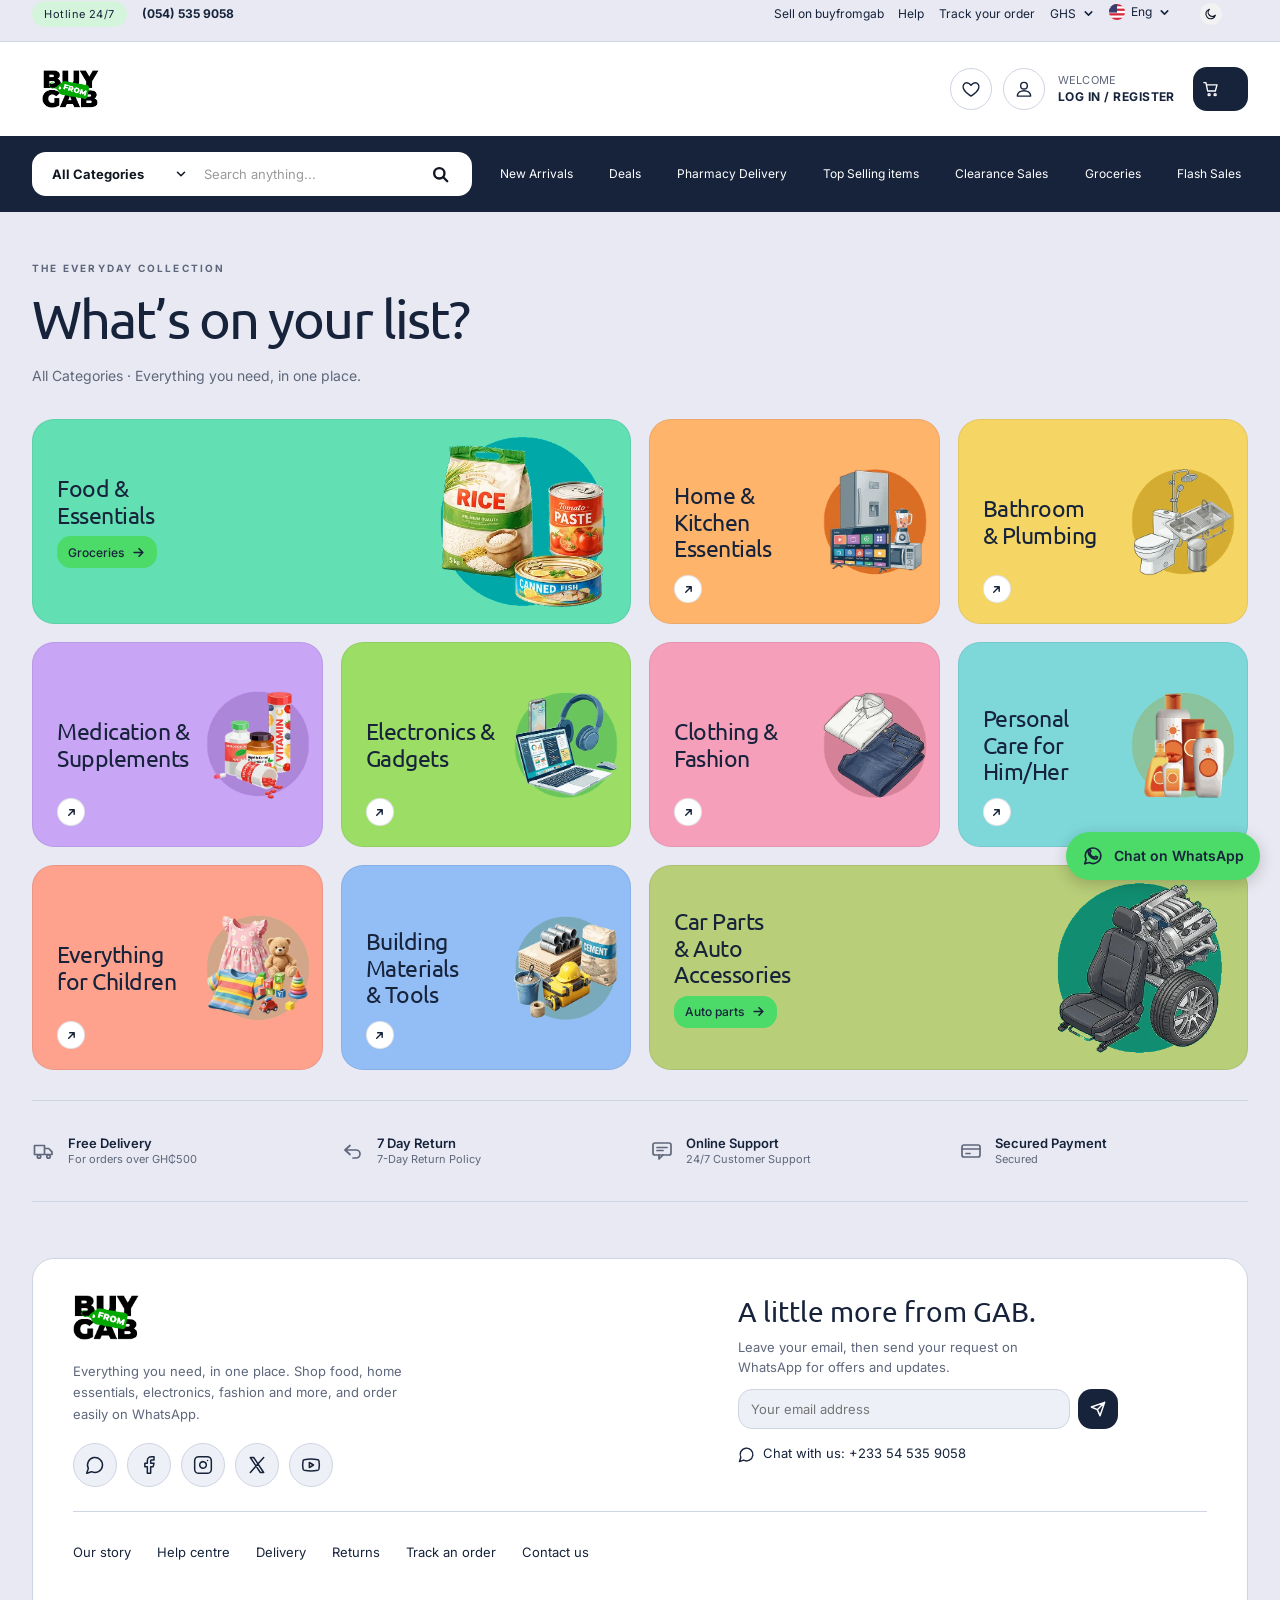
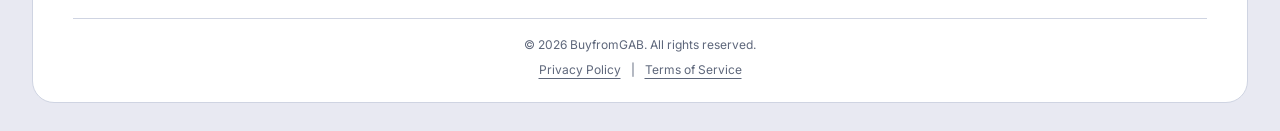
<file: index.html>
<!DOCTYPE html>
<html lang="en" data-theme="light">
<head>
<script src="theme-init.js"></script>
<meta charset="utf-8">
<link rel="icon" href="[data-uri]" type="image/svg+xml">
<meta name="viewport" content="width=device-width, initial-scale=1, viewport-fit=cover">
<meta name="description" content="BuyfromGAB: everything you need in one place. Food, home and kitchen, bathroom and plumbing, medication, electronics, clothing, personal care and toys. Order on WhatsApp.">
<title>BuyfromGAB – Shop by category</title>
<script src="store-config.js" defer></script>
<script src="catalog-defaults.js" defer></script>
<script src="store-content.js" defer></script>
<script src="customer-auth.js" defer></script>
<script src="app.js" defer></script>
<link rel="preconnect" href="https://fonts.googleapis.com">
<link rel="preconnect" href="https://fonts.gstatic.com" crossorigin>
<link href="https://fonts.googleapis.com/css2?family=Inter:wght@400;500;600;700;800&display=swap" rel="stylesheet">
<link rel="stylesheet" href="styles.css">
<link rel="stylesheet" href="classic.css">
<link rel="stylesheet" href="typography.css">
</head>
<body>
<a class="skip-link" href="#top">Skip to main content</a>

<header class="desk-header">
  <div class="utility">
    <div class="d-wrap">
      <div class="u-left">
        <span class="hotline-pill">Hotline 24/7</span>
        <a class="u-phone" href="tel:+233545359058">(054) 535 9058</a>
      </div>
      <div class="u-right">
        <a href="#/sell">Sell on buyfromgab</a>
        <a href="#/help">Help</a>
        <a data-track href="#/track">Track your order</a>
        <div class="u-wrap">
          <button class="u-menu" type="button" data-upop aria-haspopup="true" aria-expanded="false">GHS <svg width="13" height="13" viewBox="0 0 24 24" fill="none" stroke="currentColor" stroke-width="2.8" stroke-linecap="round" stroke-linejoin="round" aria-hidden="true"><path d="m6 9 6 6 6-6"/></svg></button>
          <div class="u-pop" hidden><strong>Currency</strong><p>Prices are shown in Ghana cedis (GH₵).</p><p class="u-soon">More currencies are coming soon.</p></div>
        </div>
        <div class="u-wrap">
          <button class="u-menu" type="button" data-upop aria-haspopup="true" aria-expanded="false">
            <svg width="16" height="16" viewBox="0 0 16 16" aria-hidden="true"><defs><clipPath id="flagc"><circle cx="8" cy="8" r="8"/></clipPath></defs><g clip-path="url(#flagc)"><rect width="16" height="16" fill="#fff"/><g fill="#D6283C"><rect width="16" height="2.3"/><rect y="4.6" width="16" height="2.3"/><rect y="9.2" width="16" height="2.3"/><rect y="13.7" width="16" height="2.3"/></g><rect width="8" height="8.6" fill="#3C3B6E"/></g></svg>
            Eng <svg width="13" height="13" viewBox="0 0 24 24" fill="none" stroke="currentColor" stroke-width="2.8" stroke-linecap="round" stroke-linejoin="round" aria-hidden="true"><path d="m6 9 6 6 6-6"/></svg></button>
          <div class="u-pop" hidden><strong>Language</strong><p>English</p><p class="u-soon">More languages are coming soon.</p></div>
        </div>
        <button class="theme-switch" id="theme-switch" type="button" role="switch" aria-checked="false" aria-label="Dark mode"><span class="knob"></span></button>
      </div>
    </div>
  </div>
  <div class="dh-main">
    <div class="d-wrap">
      <a class="logo-d" href="#/" aria-label="BuyfromGAB home"><img src="[data-uri]" alt="BuyfromGAB" width="78" height="52"></a>
      <div class="dh-right">
        <a class="circle-btn" href="#/favourites" aria-label="Favourites"><svg viewBox="0 0 24 24" fill="none" stroke="currentColor" stroke-width="1.7" stroke-linejoin="round" aria-hidden="true"><path d="M12 20.5s-7.5-4.6-9.2-9.3C1.6 7.9 3.6 4.5 7 4.5c2 0 3.4 1.1 5 3 1.6-1.9 3-3 5-3 3.4 0 5.4 3.4 4.2 6.7-1.7 4.7-9.2 9.3-9.2 9.3Z"/></svg></a>
        <a class="circle-btn" href="#/account" aria-label="Account"><svg viewBox="0 0 24 24" fill="none" stroke="currentColor" stroke-width="1.7" stroke-linecap="round" stroke-linejoin="round" aria-hidden="true"><circle cx="12" cy="8" r="4"/><path d="M4 20.5c0-4 3.6-6.5 8-6.5s8 2.5 8 6.5z"/></svg></a>
        <a class="welcome" href="login.html"><small>WELCOME</small><strong>LOG IN / REGISTER</strong></a>
        <button class="cart-pill" id="open-cart-d" type="button" aria-label="Open cart"><svg viewBox="0 0 24 24" fill="none" stroke="currentColor" stroke-width="1.8" stroke-linecap="round" stroke-linejoin="round" aria-hidden="true"><path d="M2.5 3.5h2.7l2.4 11.2h10.2l2.2-8.2H6.2"/><circle cx="9.5" cy="19.5" r="1.4"/><circle cx="17.5" cy="19.5" r="1.4"/></svg><span class="cart-badge-d" id="cart-count-d" hidden>0</span></button>
      </div>
    </div>
  </div>
  <div class="dh-band">
    <div class="d-wrap">
      <div class="d-search">
        <label class="sr-only" for="d-cat">Category</label>
        <select id="d-cat"></select>
        <label class="sr-only" for="search-d">Search products</label>
        <input id="search-d" type="search" placeholder="Search anything..." autocomplete="off" aria-autocomplete="list" aria-controls="suggest-d">
        <div class="suggest" id="suggest-d" hidden></div>
        <button id="d-search-btn" type="button" aria-label="Search"><svg width="19" height="19" viewBox="0 0 24 24" fill="none" stroke="currentColor" stroke-width="3" stroke-linecap="round" aria-hidden="true"><circle cx="10.5" cy="10.5" r="6.5"/><path d="m15.5 15.5 5 5"/></svg></button>
      </div>
      <nav class="d-nav" id="d-nav" aria-label="Offers and shortcuts">
        <a href="#/all/new" data-nav="new">New Arrivals</a>
        <a href="#/all/deals" data-nav="deals">Deals</a>
        <a href="#/c/pharm" data-cat="pharm">Pharmacy Delivery</a>
        <a href="#/all/top" data-nav="top">Top Selling items</a>
        <a href="#/all/clearance" data-nav="clearance">Clearance Sales</a>
        <a href="#/c/food" data-cat="food">Groceries</a>
        <a href="#/all/flash" data-nav="flash">Flash Sales</a>
      </nav>
    </div>
  </div>
</header>

<header class="app-header">
  <div class="wrap top-row">
    <a class="logo" href="#/" id="brand" aria-label="BuyfromGAB home"><img src="[data-uri]" alt="BuyfromGAB" width="69" height="46"></a>
    <div class="top-actions">
      <a class="track-pill" id="track-order" data-track href="#/track">
        <svg width="17" height="17" viewBox="0 0 24 24" fill="none" stroke="currentColor" stroke-width="2.2" stroke-linecap="round" stroke-linejoin="round" aria-hidden="true"><path d="M12 2.8 20 7.4v9.2L12 21.2 4 16.6V7.4z"/><path d="m4 7.4 8 4.6 8-4.6M12 12v9.2M8 5.1l8 4.6"/></svg>
        <span>Track your order</span>
      </a>
      <a class="round-btn" href="#/favourites" aria-label="Favourites">
        <svg width="22" height="22" viewBox="0 0 24 24" fill="none" stroke="currentColor" stroke-width="1.9" stroke-linejoin="round" aria-hidden="true"><path d="M12 20.5s-7.5-4.6-9.2-9.3C1.6 7.9 3.6 4.5 7 4.5c2 0 3.400 1.100 5 3 1.600-1.900 3-3 5-3 3.400 0 5.400 3.400 4.200 6.700-1.700 4.700-9.200 9.300-9.200 9.300Z"/></svg>
      </a>
    </div>
  </div>
  <div class="search-band" id="search-band">
    <div class="wrap">
      <div class="search-box">
        <svg width="20" height="20" viewBox="0 0 24 24" fill="none" stroke="currentColor" stroke-width="2.3" stroke-linecap="round" aria-hidden="true"><circle cx="10.5" cy="10.5" r="6.5"/><path d="m15.5 15.5 5 5"/></svg>
        <label class="sr-only" for="search">Search products</label>
        <input id="search" type="search" placeholder="Search anything..." autocomplete="off" aria-autocomplete="list" aria-controls="suggest-m">
        <div class="suggest" id="suggest-m" hidden></div>
        <button class="filter-btn" id="open-filters" type="button" aria-label="Filters and sorting">
          <svg width="22" height="22" viewBox="0 0 24 24" fill="none" stroke="currentColor" stroke-width="2.2" stroke-linecap="round" aria-hidden="true"><path d="M4 6h10M18 6h2M4 12h4M12 12h8M4 18h10M18 18h2"/><path d="M14 3.500v5M8 9.500v5M14 15.500v5"/></svg>
        </button>
      </div>
      <nav class="top-nav" id="top-nav" aria-label="Offers">
        <a href="#/all/deals" data-nav="deals" class="active"><svg width="15" height="15" viewBox="0 0 24 24" fill="none" stroke="currentColor" stroke-width="2.4" stroke-linejoin="round" stroke-linecap="round" aria-hidden="true"><path d="M13.500 2.500 4.500 13.500h6.500l-1.500 8 9-11h-6.500z"/></svg>Deals</a>
        <a href="#/all/new" data-nav="new">New Arrivals</a>
        <a href="#/all/top" data-nav="top">Top Selling items</a>
        <a href="#/all/flash" data-nav="flash">Flash Sales</a>
      </nav>
    </div>
  </div>
</header>

<nav class="subnav" id="subnav" aria-label="Product collections" hidden>
  <div class="subnav-inner">
    <div class="brand-menu">
      <button class="sub-btn" id="brands-btn" type="button" aria-haspopup="true" aria-expanded="false" aria-controls="brands-pop">
        <span id="brands-label">Brands</span>
        <svg width="14" height="14" viewBox="0 0 24 24" fill="none" stroke="currentColor" stroke-width="2.6" stroke-linecap="round" stroke-linejoin="round" aria-hidden="true"><path d="M6 9l6 6 6-6"/></svg>
      </button>
      <div class="brands-pop" id="brands-pop" hidden></div>
    </div>
    <button class="sub-btn" type="button" data-coll="deals" aria-pressed="false">Deals</button>
    <button class="sub-btn" type="button" data-coll="new" aria-pressed="false">New arrivals</button>
    <button class="sub-btn" type="button" data-coll="top" aria-pressed="false">Top selling</button>
    <button class="sub-btn" type="button" data-coll="flash" aria-pressed="false">Flash sales</button>
    <button class="sub-btn" type="button" data-coll="best" aria-pressed="false">Best sellers</button>
  </div>
</nav>

<main id="top" tabindex="-1">
  <!-- Landing: category boxes -->
  <section class="hero" id="hero" aria-labelledby="hero-title">
    <h1 class="hero-title" id="hero-title">What’s on your list?</h1>
    <p class="hero-sub">All Categories · Everything you need, in one place.</p>
    <div class="category-grid" id="category-grid"></div>
    <ul class="benefits" aria-label="Our promises">
      <li><svg viewBox="0 0 24 24" fill="none" stroke="currentColor" stroke-width="1.7" stroke-linecap="round" stroke-linejoin="round" aria-hidden="true"><path d="M2.5 6.5h10v9h-10zM12.5 9.5h4.2l3.3 3.3v2.700h-7.500"/><circle cx="7" cy="17.5" r="1.7"/><circle cx="16.5" cy="17.5" r="1.7"/></svg><span><strong>Free Delivery</strong><small>For orders over GH₵500</small></span></li>
      <li><svg viewBox="0 0 24 24" fill="none" stroke="currentColor" stroke-width="1.7" stroke-linecap="round" stroke-linejoin="round" aria-hidden="true"><path d="M9 6.500 4 11l5 4.500M4 11h11a4 4 0 0 1 0 8h-3"/></svg><span><strong>7 Day Return</strong><small>7-Day Return Policy</small></span></li>
      <li><svg viewBox="0 0 24 24" fill="none" stroke="currentColor" stroke-width="1.7" stroke-linecap="round" stroke-linejoin="round" aria-hidden="true"><rect x="3" y="4" width="18" height="12" rx="2"/><path d="M7 8.500h10M7 11.500h6M9 16v4l4-4"/></svg><span><strong>Online Support</strong><small>24/7 Customer Support</small></span></li>
      <li><svg viewBox="0 0 24 24" fill="none" stroke="currentColor" stroke-width="1.7" stroke-linecap="round" stroke-linejoin="round" aria-hidden="true"><rect x="3" y="6" width="18" height="12" rx="2"/><path d="M3 10h18M7 14.500h4"/></svg><span><strong>Secured Payment</strong><small>Secured</small></span></li>
    </ul>
  </section>

  <section class="shop" id="products" aria-labelledby="shop-title" hidden>
    <div class="cat-banner" id="cat-banner" data-kind="art">
      <img class="banner-img banner-left" id="banner-left" alt="" hidden>
      <div class="banner-text"><h1 id="banner-title">All products</h1><p id="banner-sub"></p></div>
      <img class="banner-img banner-right" id="banner-right" alt="" hidden>
    </div>
    <div class="shop-head">
      <div>
        <a class="back-link" href="#/">
          <svg width="16" height="16" viewBox="0 0 24 24" fill="none" stroke="currentColor" stroke-width="2.4" stroke-linecap="round" stroke-linejoin="round" aria-hidden="true"><path d="M15 18l-6-6 6-6"/></svg>
          Back to categories
        </a>
        <h1 id="shop-title">All products</h1>
      </div>
      <div class="chips" id="chips" role="group" aria-label="Filter by category"></div>
    </div>
    <nav class="subcats" id="subcats" aria-label="Sub-categories"></nav>
    <div class="filters" id="filters" role="group" aria-label="Filter and sort products">
      <label class="field">Sort by
        <select id="sort">
          <option value="featured">Featured</option>
          <option value="low">Price: low to high</option>
          <option value="high">Price: high to low</option>
          <option value="rating">Top rated</option>
          <option value="az">Name: A to Z</option>
        </select>
      </label>
      <label class="field">Brand
        <select id="brand-filter"><option value="">All brands</option></select>
      </label>
      <label class="field">Min price
        <input id="min" type="number" min="0" step="any" inputmode="decimal" placeholder="0">
      </label>
      <label class="field">Max price
        <input id="max" type="number" min="0" step="any" inputmode="decimal" placeholder="Any">
      </label>
      <label class="field">Rating
        <select id="min-rating">
          <option value="0">Any rating</option>
          <option value="4">4 stars and up</option>
          <option value="3">3 stars and up</option>
        </select>
      </label>
      <button class="chip" id="reset-filters" type="button">Reset filters</button>
      <span class="count" id="result-count" aria-live="polite"></span>
    </div>
    <div class="m-cat" id="m-cat" hidden>
      <div class="category-navigation">
        <button class="category-arrow" id="categories-prev" type="button" aria-label="Scroll categories left" aria-controls="m-tabs" disabled>
          <svg viewBox="0 0 24 24" fill="none" stroke="currentColor" stroke-width="2" stroke-linecap="round" stroke-linejoin="round" aria-hidden="true"><path d="m14 6-6 6 6 6"/></svg>
        </button>
        <nav class="m-tabs" id="m-tabs" aria-label="Categories" tabindex="0"></nav>
        <button class="category-arrow" id="categories-next" type="button" aria-label="Scroll categories right" aria-controls="m-tabs" disabled>
          <svg viewBox="0 0 24 24" fill="none" stroke="currentColor" stroke-width="2" stroke-linecap="round" stroke-linejoin="round" aria-hidden="true"><path d="m10 6 6 6-6 6"/></svg>
        </button>
      </div>
      <div class="m-body">
        <nav class="m-rail" id="m-rail" aria-label="Sub-categories"></nav>
        <div class="m-main">
          <div class="m-banner" id="m-banner"></div>
          <div class="m-bar"><span id="m-count"></span><button class="m-filter-btn" id="m-filter-btn" type="button" aria-expanded="false">Filter &amp; sort</button></div>
          <div id="m-filters-slot"></div>
          <div id="m-groups"></div>
        </div>
      </div>
    </div>
    <div class="listing">
      <aside class="side" id="side" aria-label="Categories and filters">
        <nav class="side-cats" id="side-cats" aria-label="Categories"></nav>
        <div class="side-filters">
          <div class="group"><h2>Brand</h2><div id="side-brand"></div></div>
          <div class="group"><h2>Price, GH₵</h2><div id="side-price"></div></div>
          <div class="group"><h2>Rating</h2><div id="side-rating"></div></div>
          <button class="side-clear" id="side-clear" type="button">Clear all filters</button>
        </div>
      </aside>
      <div class="results">
        <div class="pill-row" id="pill-row" aria-label="Sub-categories"></div>
        <div class="results-bar">
          <span id="res-count" aria-live="polite"></span>
          <label>Sort by
            <select id="res-sort">
              <option value="featured">Featured</option>
              <option value="low">Price: low to high</option>
              <option value="high">Price: high to low</option>
              <option value="rating">Top rated</option>
              <option value="az">Name: A to Z</option>
            </select>
          </label>
        </div>
        <div class="products" id="product-grid"></div>
        <div class="more-wrap"><button class="more-btn" id="show-more" type="button" hidden></button></div>
      </div>
    </div>
  </section>

  <section class="shop" id="product" aria-label="Product details" hidden></section>

  <section class="shop" id="favourites-page" aria-label="Favourites" hidden></section>

  <section class="shop" id="account-page" aria-label="Account" hidden></section>

  <section class="shop" id="legal-page" aria-label="Legal" hidden></section>

  <section class="shop" id="cart-page" aria-label="Your cart" hidden></section>

  <section class="shop" id="page-x" aria-label="Page" hidden></section>

  <section class="shop" id="checkout-page" aria-label="Checkout" hidden></section>

  <section class="shop" id="thanks-page" aria-label="Order received" hidden></section>
</main>

<footer class="site-footer">
  <div class="footer-card">
    <div class="footer-top">
      <div class="f-brand">
        <a class="f-logo" href="#/" aria-label="BuyfromGAB home"><img src="[data-uri]" alt="BuyfromGAB" width="66" height="44"></a>
        <p>Everything you need, in one place. Shop food, home essentials, electronics, fashion and more, and order easily on WhatsApp.</p>
        <div class="f-social" id="f-social" aria-label="Follow us"></div>
      </div>
      <div class="f-connect">
        <h2>A little more from GAB.</h2>
        <p>Leave your email, then send your request on WhatsApp for offers and updates.</p>
        <form class="f-form" id="f-form">
          <label class="sr-only" for="f-email">Your email address</label>
          <input id="f-email" type="email" required placeholder="Your email address" autocomplete="email">
          <button type="submit" aria-label="Subscribe"><svg width="16" height="16" viewBox="0 0 24 24" fill="none" stroke="currentColor" stroke-width="2.2" stroke-linecap="round" stroke-linejoin="round" aria-hidden="true"><path d="m22 2-7 20-4-9-9-4zM22 2 11 13"/></svg></button>
        </form>
        <p class="f-msg" id="f-msg" role="status"></p>
        <a class="f-contact" href="https://wa.me/233545359058" target="_blank" rel="noopener"><svg width="17" height="17" viewBox="0 0 24 24" fill="none" stroke="currentColor" stroke-width="2" stroke-linecap="round" stroke-linejoin="round" aria-hidden="true"><path d="M7.9 20A9 9 0 1 0 4 16.1L2 22z"/></svg>Chat with us: +233 54 535 9058</a>
      </div>
    </div>
    <nav class="footer-shortcuts" aria-label="Customer care">
      <a href="#/about">Our story</a>
      <a href="help/">Help centre</a>
      <a href="shipping/">Delivery</a>
      <a href="returns/">Returns</a>
      <a href="track-order/">Track an order</a>
      <a href="#/contact">Contact us</a>
    </nav>
    <div class="f-bottom">
      <p>© <span id="year"></span> BuyfromGAB. All rights reserved.</p>
      <p class="f-legal"><a href="#/privacy">Privacy Policy</a><span aria-hidden="true">|</span><a href="#/terms">Terms of Service</a></p>
    </div>
  </div>
</footer>

<nav class="tabbar" aria-label="Main">
  <div class="tabbar-inner">
    <a class="tab active" href="#/" data-tab="home" aria-current="page">
      <span class="tab-ico"><svg width="24" height="24" viewBox="0 0 24 24" fill="none" stroke="currentColor" stroke-width="2" stroke-linecap="round" stroke-linejoin="round" aria-hidden="true"><path d="M4 10.500 12 3.500l8 7V20a1 1 0 0 1-1 1H5a1 1 0 0 1-1-1z"/><path d="M9.500 21v-6.500h5V21"/></svg></span>
      <span>Home</span>
    </a>
    <a class="tab" href="#/categories" data-tab="categories">
      <span class="tab-ico"><svg width="24" height="24" viewBox="0 0 24 24" fill="none" stroke="currentColor" stroke-width="2" stroke-linejoin="round" aria-hidden="true"><rect x="3.500" y="3.500" width="7" height="7" rx="1.800"/><rect x="13.500" y="3.500" width="7" height="7" rx="1.800"/><rect x="3.500" y="13.500" width="7" height="7" rx="1.800"/><rect x="13.500" y="13.500" width="7" height="7" rx="1.800"/></svg></span>
      <span>Categories</span>
    </a>
    <button class="tab" id="open-cart" type="button" data-tab="cart" aria-label="Open cart">
      <span class="tab-ico"><svg width="24" height="24" viewBox="0 0 24 24" fill="none" stroke="currentColor" stroke-width="2" stroke-linecap="round" stroke-linejoin="round" aria-hidden="true"><path d="M2.500 3.500h2.700l2.400 11.200h10.200l2.200-8.200H6.200"/><circle cx="9.500" cy="19.500" r="1.400"/><circle cx="17.500" cy="19.500" r="1.400"/></svg><span class="cart-badge" id="cart-count" hidden>0</span></span>
      <span>Cart</span>
    </button>
    <a class="tab" href="#/account" data-tab="account">
      <span class="tab-ico"><svg width="24" height="24" viewBox="0 0 24 24" fill="none" stroke="currentColor" stroke-width="2" stroke-linecap="round" stroke-linejoin="round" aria-hidden="true"><circle cx="12" cy="8" r="4"/><path d="M4 20.500c0-4 3.600-6.500 8-6.500s8 2.500 8 6.500z"/></svg></span>
      <span>Account</span>
    </a>
  </div>
</nav>

<div class="overlay" id="overlay"></div>
<aside class="drawer" id="drawer" role="dialog" aria-modal="true" aria-labelledby="drawer-title" aria-hidden="true">
  <div class="drawer-head">
    <h2 id="drawer-title">Your cart</h2>
    <button class="icon-btn" id="close-cart" type="button" aria-label="Close cart">✕</button>
  </div>
  <ul class="cart-items" id="cart-items"></ul>
  <div class="drawer-foot">
    <div class="total-row"><span>Total</span><span id="cart-total">$0.00</span></div>
    <button class="checkout" id="checkout" type="button" disabled>Place order</button>
    <a class="view-cart" href="#/cart">View cart</a>
  </div>
</aside>
<div class="toast" id="toast" role="status"></div>

<div class="chat-launchers" aria-label="Chat options">
  <a class="chat-launcher whatsapp-launcher" href="https://wa.me/233545359058" target="_blank" rel="noopener" aria-label="Chat with BuyfromGAB on WhatsApp">
    <svg viewBox="0 0 24 24" aria-hidden="true"><path d="M20.5 11.7a8.5 8.5 0 0 1-12.6 7.4L3 20.5l1.5-4.7a8.5 8.5 0 1 1 16-4.1Z"/><path d="M8.5 8.3c.4 2.5 2.7 4.8 5.2 5.2l1.2-1.2 2 .9c-.2 1.4-1.1 2.1-2.5 2.1-3.5-.2-7.5-4.2-7.7-7.7 0-1.4.7-2.3 2.1-2.5l.9 2-1.2 1.2Z"/></svg>
    <span>Chat on WhatsApp</span>
  </a>
</div>

</body>
</html>
</file>
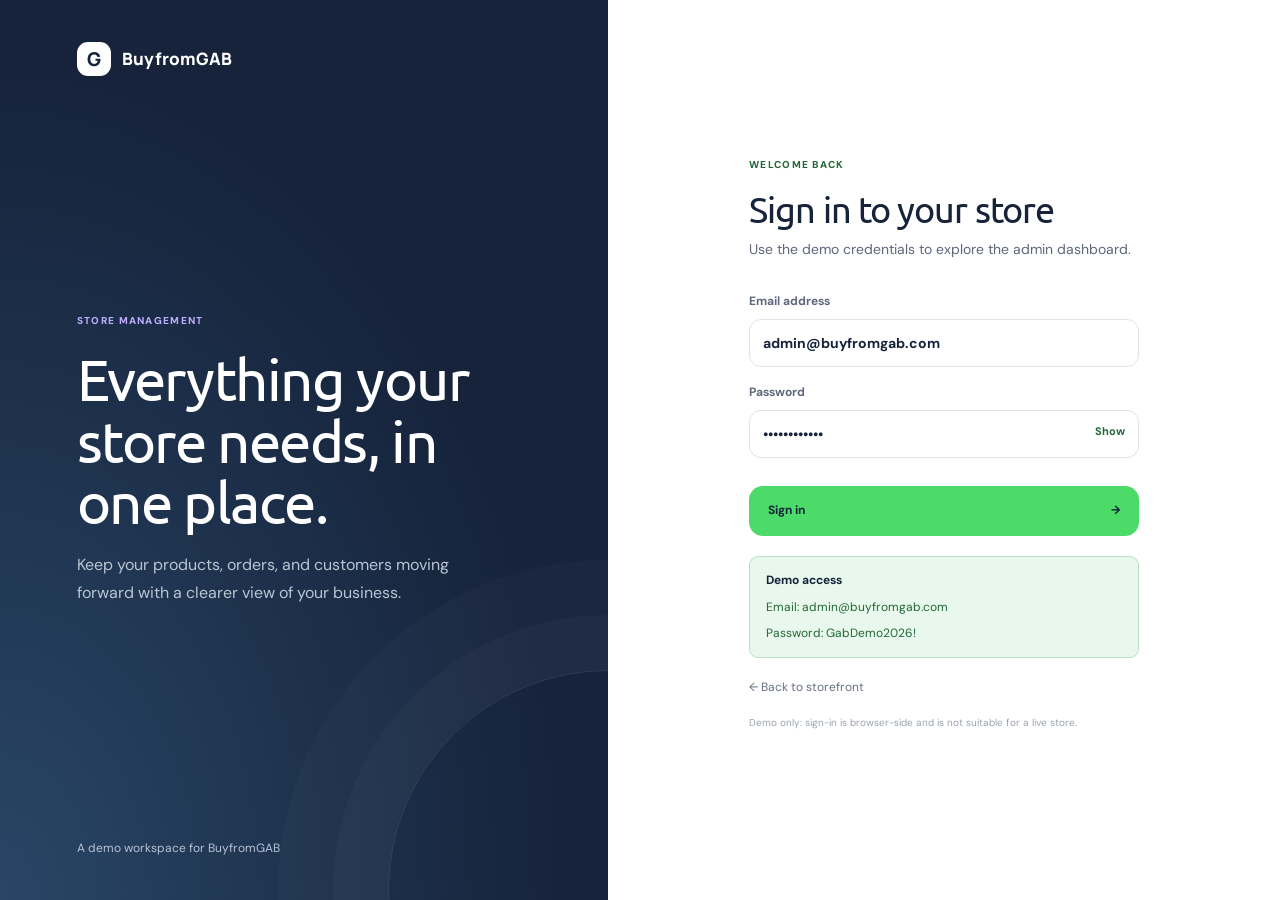
<file: admin/index.html>
<!doctype html>
<html lang="en">
<head>
  <meta charset="utf-8">
  <meta name="viewport" content="width=device-width, initial-scale=1">
  <meta name="description" content="BuyfromGAB ecommerce administration demo dashboard.">
  <meta name="theme-color" content="#16233b">
  <title>Admin dashboard – BuyfromGAB</title>
  <link rel="preconnect" href="https://fonts.googleapis.com">
  <link rel="preconnect" href="https://fonts.gstatic.com" crossorigin>
  <link href="https://fonts.googleapis.com/css2?family=DM+Sans:wght@400;500;600;700&family=Manrope:wght@400;500;600;700;800&display=swap" rel="stylesheet">
  <link rel="stylesheet" href="styles.css">
<link rel="stylesheet" href="classic.css">
<link rel="stylesheet" href="../typography.css">
</head>
<body>
  <div id="login-screen" class="login-screen">
    <div class="login-visual">
      <a class="login-brand" href="../index.html"><span class="brand-mark">G</span> BuyfromGAB</a>
      <div class="login-message">
        <span class="eyebrow">STORE MANAGEMENT</span>
        <h1>Everything your store needs, in one place.</h1>
        <p>Keep your products, orders, and customers moving forward with a clearer view of your business.</p>
      </div>
      <div class="login-visual-footer">A demo workspace for BuyfromGAB</div>
    </div>
    <div class="login-panel">
      <form class="login-form" id="login-form">
        <span class="eyebrow">WELCOME BACK</span>
        <h2>Sign in to your store</h2>
        <p class="login-copy">Use the demo credentials to explore the admin dashboard.</p>
        <label class="form-field">Email address
          <input name="email" type="email" autocomplete="username" required value="admin@buyfromgab.com">
        </label>
        <label class="form-field">Password
          <span class="password-field"><input name="password" type="password" autocomplete="current-password" required value="GabDemo2026!"><button class="password-toggle" type="button" aria-label="Show password" data-password-toggle>Show</button></span>
        </label>
        <p class="login-error" id="login-error" role="alert" hidden></p>
        <button class="primary-button login-submit" type="submit">Sign in <span aria-hidden="true">→</span></button>
        <div class="demo-credentials"><strong>Demo access</strong><span>Email: admin@buyfromgab.com</span><span>Password: GabDemo2026!</span></div>
        <a class="back-to-store" href="../index.html">← Back to storefront</a>
        <p class="demo-notice">Demo only: sign-in is browser-side and is not suitable for a live store.</p>
      </form>
    </div>
  </div>

  <div class="app-shell" id="app-shell" hidden>
    <aside class="sidebar" id="sidebar">
      <a class="sidebar-brand" href="index.html"><span class="brand-mark">G</span><span>BuyfromGAB<small>STORE ADMIN</small></span></a>
      <div class="store-switcher"><span class="store-avatar">B</span><span><strong>BuyfromGAB</strong><small>Ghana · GHS</small></span><span class="switch-chevron">⌄</span></div>
      <p class="nav-label">WORKSPACE</p>
      <nav class="side-nav" aria-label="Admin navigation">
        <button class="nav-item active" type="button" data-view="overview"><span class="nav-icon" data-icon="overview"></span>Overview</button>
        <a class="nav-item storefront-editor-link" href="storefront.html"><span class="nav-icon" data-icon="products"></span>Edit storefront</a>
        <button class="nav-item" type="button" data-view="orders"><span class="nav-icon" data-icon="orders"></span>Orders<span class="nav-count" id="pending-count">0</span></button>
        <button class="nav-item" type="button" data-view="products"><span class="nav-icon" data-icon="products"></span>Demo inventory</button>
        <button class="nav-item" type="button" data-view="customers"><span class="nav-icon" data-icon="customers"></span>Customers</button>
        <button class="nav-item" type="button" data-view="analytics"><span class="nav-icon" data-icon="analytics"></span>Analytics</button>
      </nav>
      <p class="nav-label nav-label-bottom">PREFERENCES</p>
      <nav class="side-nav">
        <button class="nav-item" type="button" data-view="settings"><span class="nav-icon" data-icon="settings"></span>Settings</button>
      </nav>
      <div class="sidebar-bottom">
        <a class="sidebar-help" href="../help/"><span class="help-icon">?</span><span><strong>Need a hand?</strong><small>Visit the help center</small></span><span class="external-arrow">↗</span></a>
        <div class="admin-profile"><span class="profile-avatar">GA</span><span><strong>Gabriella Admin</strong><small>Store owner</small></span><button class="profile-menu" data-action="logout" type="button" aria-label="Sign out">↗</button></div>
      </div>
    </aside>

    <div class="sidebar-scrim" id="sidebar-scrim"></div>
    <main class="main-area">
      <header class="topbar">
        <button class="mobile-menu" type="button" id="mobile-menu" aria-label="Open navigation" aria-expanded="false" aria-controls="sidebar">☰</button>
        <div class="breadcrumbs"><span>Store</span><span class="crumb-slash">/</span><strong id="page-crumb">Overview</strong></div>
        <div class="topbar-actions">
          <span class="workspace-label">Demo workspace</span>
          <a class="view-store" href="../index.html" target="_blank" rel="noopener"><span aria-hidden="true">↗</span> View store</a>
          <div class="notification-wrap">
            <button class="icon-button" id="notifications-toggle" type="button" aria-label="Store notifications" aria-expanded="false" aria-controls="notifications-panel"><span data-icon="bell"></span><i class="notification-dot"></i></button>
            <section class="notifications-panel" id="notifications-panel" aria-label="Store notifications" hidden></section>
          </div>
          <button class="top-profile" type="button" data-action="logout" aria-label="Sign out">GA</button>
        </div>
      </header>
      <div class="page-content" id="page-content"></div>
      <footer class="admin-footer"><span>© <span id="current-year"></span> BuyfromGAB Admin</span><span>Demo workspace <i></i> Data saved in this browser</span></footer>
    </main>
  </div>

  <dialog class="product-dialog" id="product-dialog">
    <form id="product-form">
      <div class="dialog-heading"><div><span class="eyebrow">CATALOG</span><h2 id="product-dialog-title">Add product</h2></div><button type="button" class="dialog-close" data-close-dialog aria-label="Close">×</button></div>
      <input name="productId" type="hidden">
      <label class="form-field">Product name<input name="name" type="text" maxlength="100" required placeholder="e.g. Everyday wireless headphones"></label>
      <div class="form-row">
        <label class="form-field">Category<select name="category" required><option value="Toys">Kids toys</option><option value="Electronics">Electronics</option><option value="Pharmacy">Pharmacy</option><option value="Clothes">Clothes</option><option value="Beauty">Beauty</option><option value="Home & kitchen">Home &amp; kitchen</option></select></label>
        <label class="form-field">Price (GHS)<input name="price" type="number" min="0" step="0.01" required placeholder="0.00"></label>
      </div>
      <div class="form-row">
        <label class="form-field">Inventory<input name="stock" type="number" min="0" step="1" required placeholder="0"></label>
        <label class="form-field">Status<select name="status"><option value="Active">Active</option><option value="Draft">Draft</option></select></label>
      </div>
      <label class="form-field">Product image URL <span class="optional-label">Optional</span><input name="image" type="url" placeholder="https://"></label>
      <div class="dialog-actions"><button type="button" class="secondary-button" data-close-dialog>Cancel</button><button type="submit" class="primary-button">Save product</button></div>
    </form>
  </dialog>
  <div class="toast" id="toast" role="status" aria-live="polite"></div>
  <script src="app.js" defer></script>
</body>
</html>
</file>
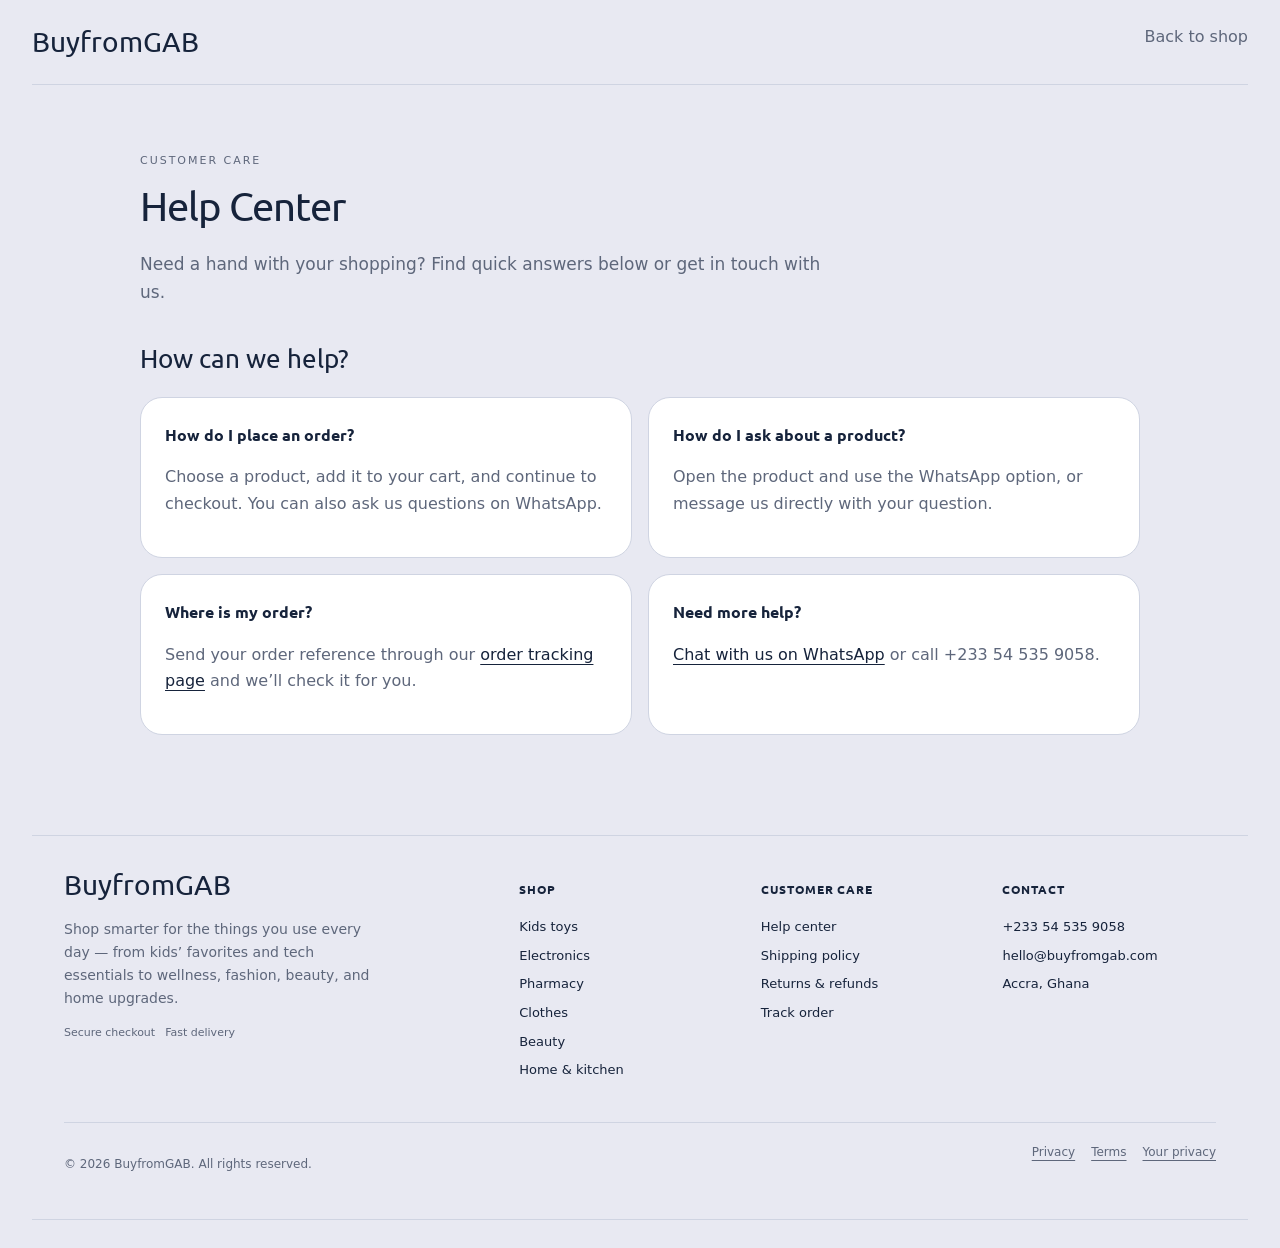
<file: help/index.html>
<!DOCTYPE html>
<html lang="en" data-theme="light">
<head>
<script src="../theme-init.js"></script>
  <meta charset="utf-8">
  <meta name="viewport" content="width=device-width, initial-scale=1">
  <meta name="description" content="Get help with shopping, products, and orders from BuyfromGAB customer care.">
  <title>Help Center – BuyfromGAB</title>
  <link rel="preconnect" href="https://fonts.googleapis.com">
  <link rel="preconnect" href="https://fonts.gstatic.com" crossorigin>
  <link href="https://fonts.googleapis.com/css2?family=Bricolage+Grotesque:wght@600;800&family=DM+Sans:wght@400;500;700&display=swap" rel="stylesheet">
  <link rel="stylesheet" href="../styles.css">
<link rel="stylesheet" href="../classic.css">
<link rel="stylesheet" href="../typography.css">
</head>
<body>
  <header class="site-header"><a class="brand" href="../index.html">BuyfromGAB</a><a class="back-link" href="../index.html">Back to shop</a></header>
  <main class="shop">
    <div class="support-page">
      <p class="support-kicker">Customer care</p>
      <h1 class="page-title">Help Center</h1>
      <p class="support-intro">Need a hand with your shopping? Find quick answers below or get in touch with us.</p>
      <section aria-labelledby="support-section-title">
        <h2 class="support-section-title" id="support-section-title">How can we help?</h2>
        <div class="support-grid">
          <article class="support-card"><h2>How do I place an order?</h2><p>Choose a product, add it to your cart, and continue to checkout. You can also ask us questions on WhatsApp.</p></article>
          <article class="support-card"><h2>How do I ask about a product?</h2><p>Open the product and use the WhatsApp option, or message us directly with your question.</p></article>
          <article class="support-card"><h2>Where is my order?</h2><p>Send your order reference through our <a href="../track-order/">order tracking page</a> and we’ll check it for you.</p></article>
          <article class="support-card"><h2>Need more help?</h2><p><a href="https://wa.me/233545359058" target="_blank" rel="noopener">Chat with us on WhatsApp</a> or call +233 54 535 9058.</p></article>
        </div>
      </section>
    </div>
  </main>
  <footer class="site-footer"><div class="footer-shell"><div class="footer-grid">
    <div class="footer-brand"><a href="../index.html" class="footer-logo">BuyfromGAB</a><p>Shop smarter for the things you use every day — from kids’ favorites and tech essentials to wellness, fashion, beauty, and home upgrades.</p><div class="footer-badges"><span>Secure checkout</span><span>Fast delivery</span></div></div>
    <div class="footer-column"><h3>Shop</h3><ul><li><a href="../index.html#/c/toys">Kids toys</a></li><li><a href="../index.html#/c/tech">Electronics</a></li><li><a href="../index.html#/c/pharm">Pharmacy</a></li><li><a href="../index.html#/c/cloth">Clothes</a></li><li><a href="../index.html#/c/beauty">Beauty</a></li><li><a href="../index.html#/c/home">Home &amp; kitchen</a></li></ul></div>
    <div class="footer-column"><h3>Customer care</h3><ul><li><a href="../help/">Help center</a></li><li><a href="../shipping/">Shipping policy</a></li><li><a href="../returns/">Returns &amp; refunds</a></li><li><a href="../track-order/">Track order</a></li></ul></div>
    <div class="footer-column"><h3>Contact</h3><ul><li><a href="https://wa.me/233545359058" target="_blank" rel="noopener">+233 54 535 9058</a></li><li><a href="mailto:hello@buyfromgab.com">hello@buyfromgab.com</a></li><li>Accra, Ghana</li></ul></div>
  </div><div class="footer-bottom"><p>© <span class="current-year"></span> BuyfromGAB. All rights reserved.</p><div class="footer-legal"><a href="../index.html#/privacy">Privacy</a><a href="../index.html#/terms">Terms</a><a href="../index.html#/privacy">Your privacy</a></div></div></div></footer>
  <script>document.querySelector(".current-year").textContent = new Date().getFullYear();</script>
</body>
</html>
</file>
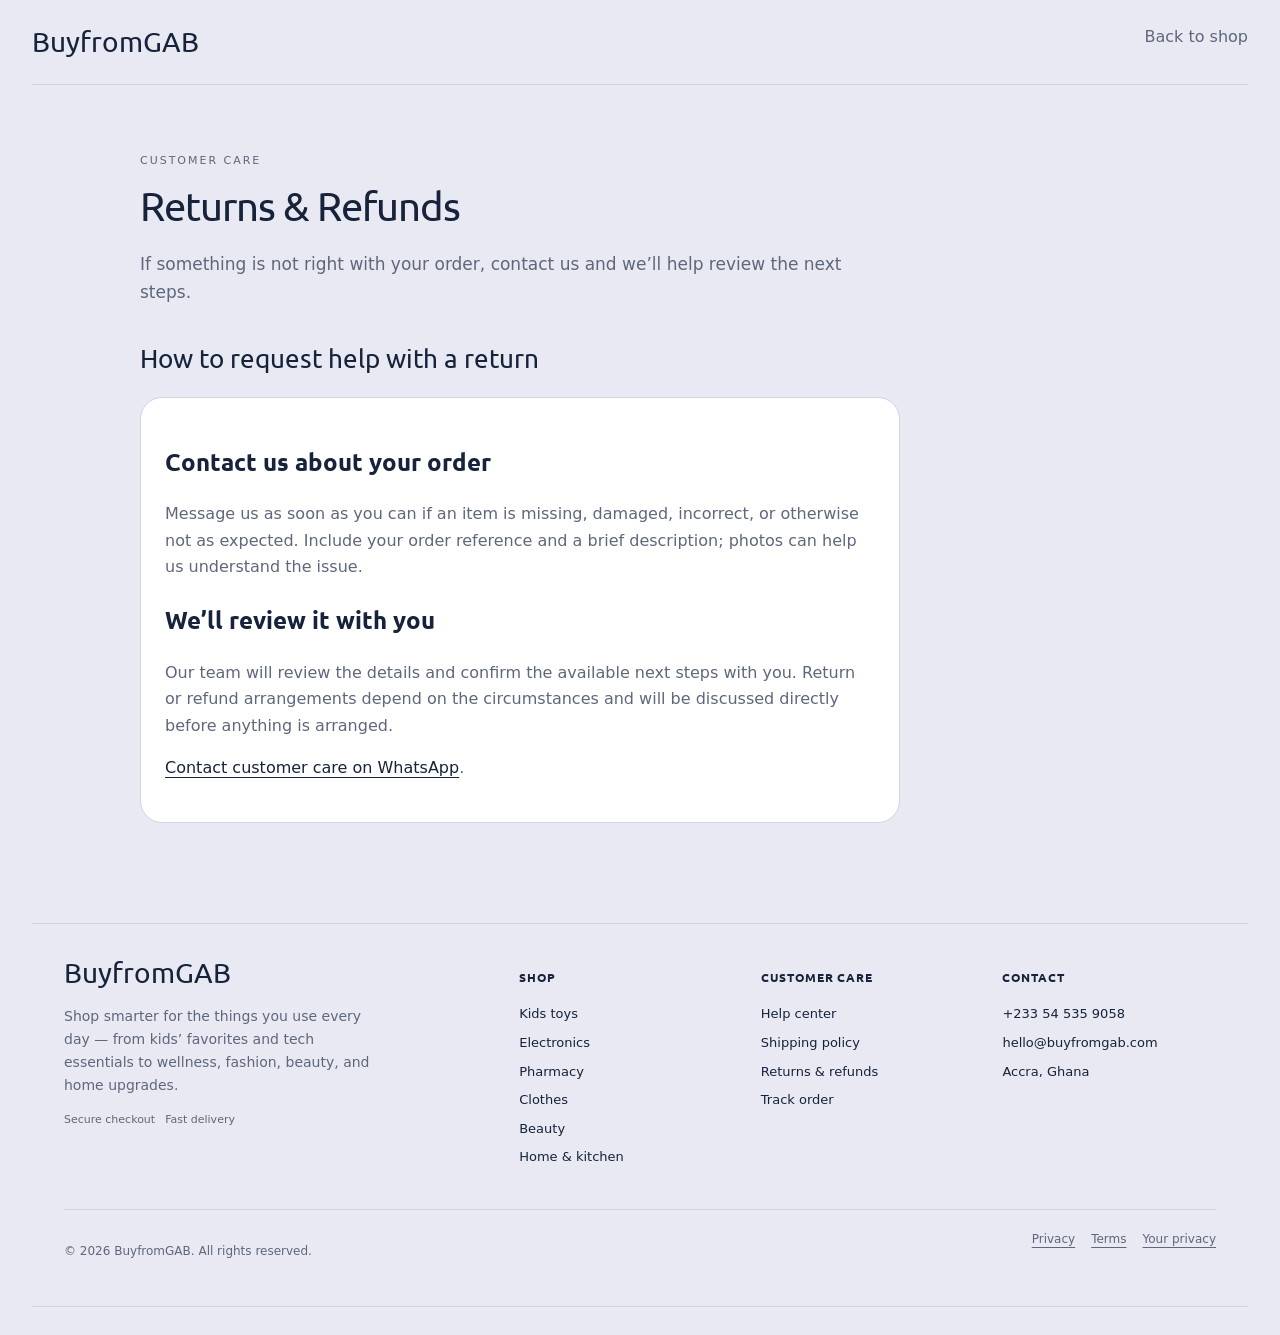
<file: returns/index.html>
<!DOCTYPE html>
<html lang="en" data-theme="light">
<head>
<script src="../theme-init.js"></script>
  <meta charset="utf-8">
  <meta name="viewport" content="width=device-width, initial-scale=1">
  <meta name="description" content="Learn how to contact BuyfromGAB about returns and refunds.">
  <title>Returns &amp; Refunds – BuyfromGAB</title>
  <link rel="preconnect" href="https://fonts.googleapis.com">
  <link rel="preconnect" href="https://fonts.gstatic.com" crossorigin>
  <link href="https://fonts.googleapis.com/css2?family=Bricolage+Grotesque:wght@600;800&family=DM+Sans:wght@400;500;700&display=swap" rel="stylesheet">
  <link rel="stylesheet" href="../styles.css">
<link rel="stylesheet" href="../classic.css">
<link rel="stylesheet" href="../typography.css">
</head>
<body>
  <header class="site-header"><a class="brand" href="../index.html">BuyfromGAB</a><a class="back-link" href="../index.html">Back to shop</a></header>
  <main class="shop"><div class="support-page">
    <p class="support-kicker">Customer care</p>
    <h1 class="page-title">Returns &amp; Refunds</h1>
    <p class="support-intro">If something is not right with your order, contact us and we’ll help review the next steps.</p>
    <section aria-labelledby="support-section-title">
      <h2 class="support-section-title" id="support-section-title">How to request help with a return</h2>
      <div class="support-copy">
        <h2>Contact us about your order</h2>
        <p>Message us as soon as you can if an item is missing, damaged, incorrect, or otherwise not as expected. Include your order reference and a brief description; photos can help us understand the issue.</p>
        <h2>We’ll review it with you</h2>
        <p>Our team will review the details and confirm the available next steps with you. Return or refund arrangements depend on the circumstances and will be discussed directly before anything is arranged.</p>
        <p><a href="https://wa.me/233545359058" target="_blank" rel="noopener">Contact customer care on WhatsApp</a>.</p>
      </div>
    </section>
  </div></main>
  <footer class="site-footer"><div class="footer-shell"><div class="footer-grid">
    <div class="footer-brand"><a href="../index.html" class="footer-logo">BuyfromGAB</a><p>Shop smarter for the things you use every day — from kids’ favorites and tech essentials to wellness, fashion, beauty, and home upgrades.</p><div class="footer-badges"><span>Secure checkout</span><span>Fast delivery</span></div></div>
    <div class="footer-column"><h3>Shop</h3><ul><li><a href="../index.html#/c/toys">Kids toys</a></li><li><a href="../index.html#/c/tech">Electronics</a></li><li><a href="../index.html#/c/pharm">Pharmacy</a></li><li><a href="../index.html#/c/cloth">Clothes</a></li><li><a href="../index.html#/c/beauty">Beauty</a></li><li><a href="../index.html#/c/home">Home &amp; kitchen</a></li></ul></div>
    <div class="footer-column"><h3>Customer care</h3><ul><li><a href="../help/">Help center</a></li><li><a href="../shipping/">Shipping policy</a></li><li><a href="../returns/">Returns &amp; refunds</a></li><li><a href="../track-order/">Track order</a></li></ul></div>
    <div class="footer-column"><h3>Contact</h3><ul><li><a href="https://wa.me/233545359058" target="_blank" rel="noopener">+233 54 535 9058</a></li><li><a href="mailto:hello@buyfromgab.com">hello@buyfromgab.com</a></li><li>Accra, Ghana</li></ul></div>
  </div><div class="footer-bottom"><p>© <span class="current-year"></span> BuyfromGAB. All rights reserved.</p><div class="footer-legal"><a href="../index.html#/privacy">Privacy</a><a href="../index.html#/terms">Terms</a><a href="../index.html#/privacy">Your privacy</a></div></div></div></footer>
  <script>document.querySelector(".current-year").textContent = new Date().getFullYear();</script>
</body>
</html>
</file>
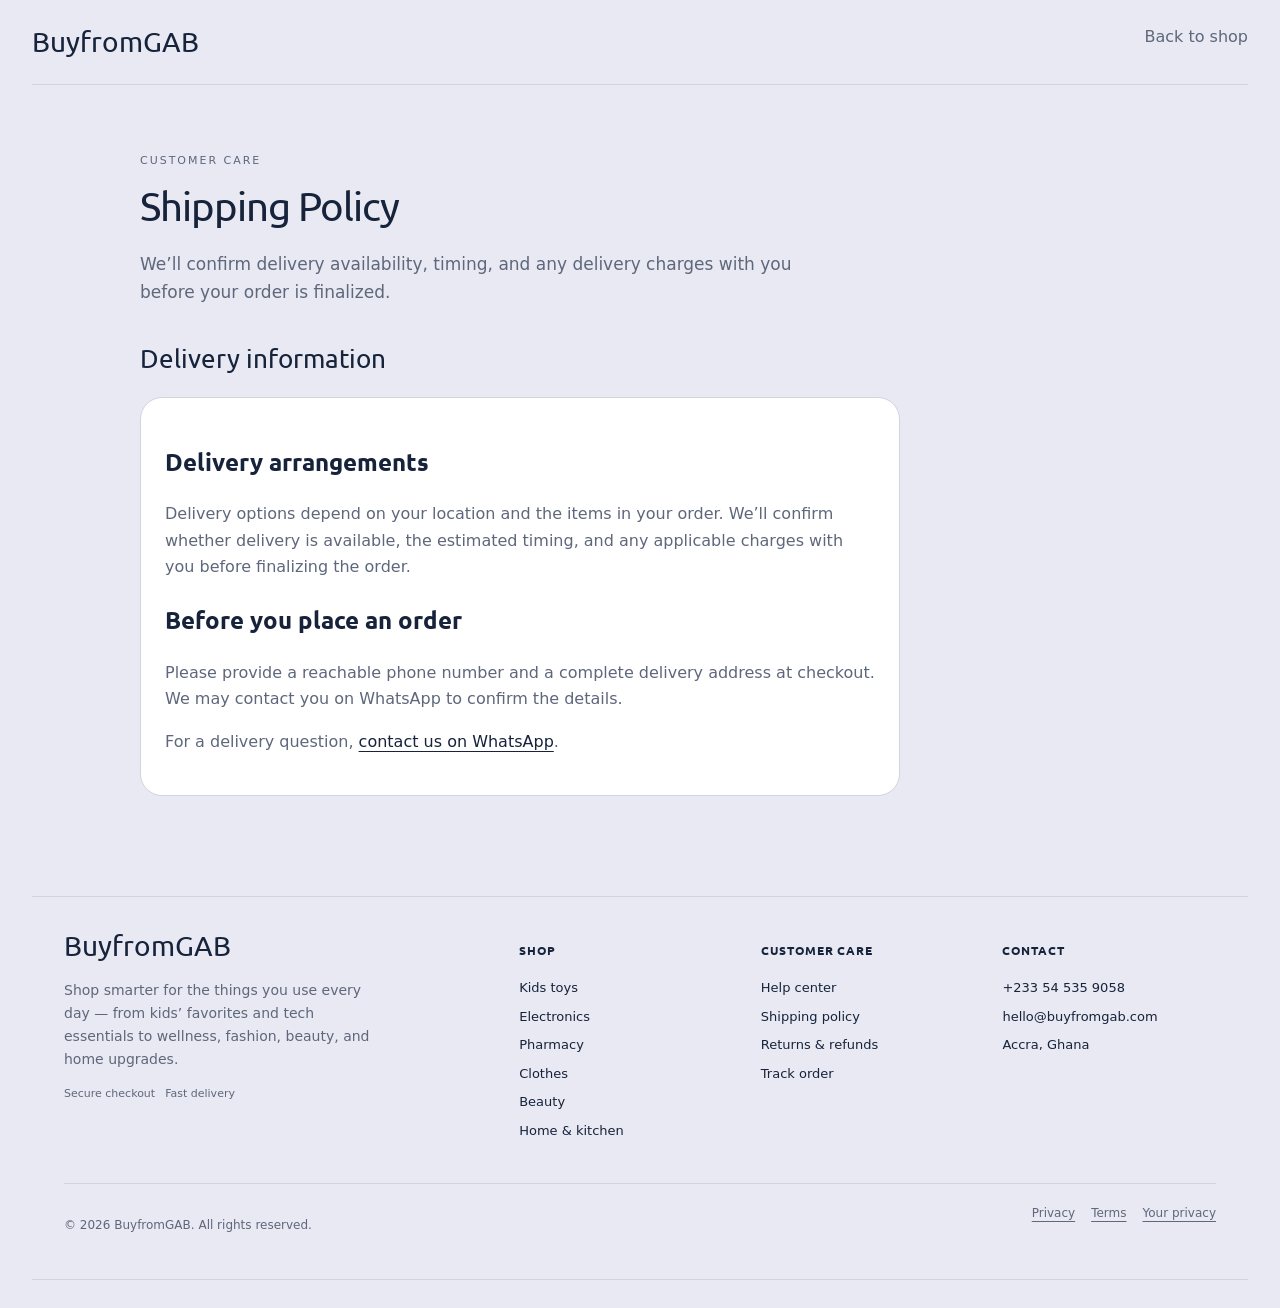
<file: shipping/index.html>
<!DOCTYPE html>
<html lang="en" data-theme="light">
<head>
<script src="../theme-init.js"></script>
  <meta charset="utf-8">
  <meta name="viewport" content="width=device-width, initial-scale=1">
  <meta name="description" content="Read the BuyfromGAB shipping and delivery policy.">
  <title>Shipping Policy – BuyfromGAB</title>
  <link rel="preconnect" href="https://fonts.googleapis.com">
  <link rel="preconnect" href="https://fonts.gstatic.com" crossorigin>
  <link href="https://fonts.googleapis.com/css2?family=Bricolage+Grotesque:wght@600;800&family=DM+Sans:wght@400;500;700&display=swap" rel="stylesheet">
  <link rel="stylesheet" href="../styles.css">
<link rel="stylesheet" href="../classic.css">
<link rel="stylesheet" href="../typography.css">
</head>
<body>
  <header class="site-header"><a class="brand" href="../index.html">BuyfromGAB</a><a class="back-link" href="../index.html">Back to shop</a></header>
  <main class="shop"><div class="support-page">
    <p class="support-kicker">Customer care</p>
    <h1 class="page-title">Shipping Policy</h1>
    <p class="support-intro">We’ll confirm delivery availability, timing, and any delivery charges with you before your order is finalized.</p>
    <section aria-labelledby="support-section-title">
      <h2 class="support-section-title" id="support-section-title">Delivery information</h2>
      <div class="support-copy">
        <h2>Delivery arrangements</h2>
        <p>Delivery options depend on your location and the items in your order. We’ll confirm whether delivery is available, the estimated timing, and any applicable charges with you before finalizing the order.</p>
        <h2>Before you place an order</h2>
        <p>Please provide a reachable phone number and a complete delivery address at checkout. We may contact you on WhatsApp to confirm the details.</p>
        <p>For a delivery question, <a href="https://wa.me/233545359058" target="_blank" rel="noopener">contact us on WhatsApp</a>.</p>
      </div>
    </section>
  </div></main>
  <footer class="site-footer"><div class="footer-shell"><div class="footer-grid">
    <div class="footer-brand"><a href="../index.html" class="footer-logo">BuyfromGAB</a><p>Shop smarter for the things you use every day — from kids’ favorites and tech essentials to wellness, fashion, beauty, and home upgrades.</p><div class="footer-badges"><span>Secure checkout</span><span>Fast delivery</span></div></div>
    <div class="footer-column"><h3>Shop</h3><ul><li><a href="../index.html#/c/toys">Kids toys</a></li><li><a href="../index.html#/c/tech">Electronics</a></li><li><a href="../index.html#/c/pharm">Pharmacy</a></li><li><a href="../index.html#/c/cloth">Clothes</a></li><li><a href="../index.html#/c/beauty">Beauty</a></li><li><a href="../index.html#/c/home">Home &amp; kitchen</a></li></ul></div>
    <div class="footer-column"><h3>Customer care</h3><ul><li><a href="../help/">Help center</a></li><li><a href="../shipping/">Shipping policy</a></li><li><a href="../returns/">Returns &amp; refunds</a></li><li><a href="../track-order/">Track order</a></li></ul></div>
    <div class="footer-column"><h3>Contact</h3><ul><li><a href="https://wa.me/233545359058" target="_blank" rel="noopener">+233 54 535 9058</a></li><li><a href="mailto:hello@buyfromgab.com">hello@buyfromgab.com</a></li><li>Accra, Ghana</li></ul></div>
  </div><div class="footer-bottom"><p>© <span class="current-year"></span> BuyfromGAB. All rights reserved.</p><div class="footer-legal"><a href="../index.html#/privacy">Privacy</a><a href="../index.html#/terms">Terms</a><a href="../index.html#/privacy">Your privacy</a></div></div></div></footer>
  <script>document.querySelector(".current-year").textContent = new Date().getFullYear();</script>
</body>
</html>
</file>
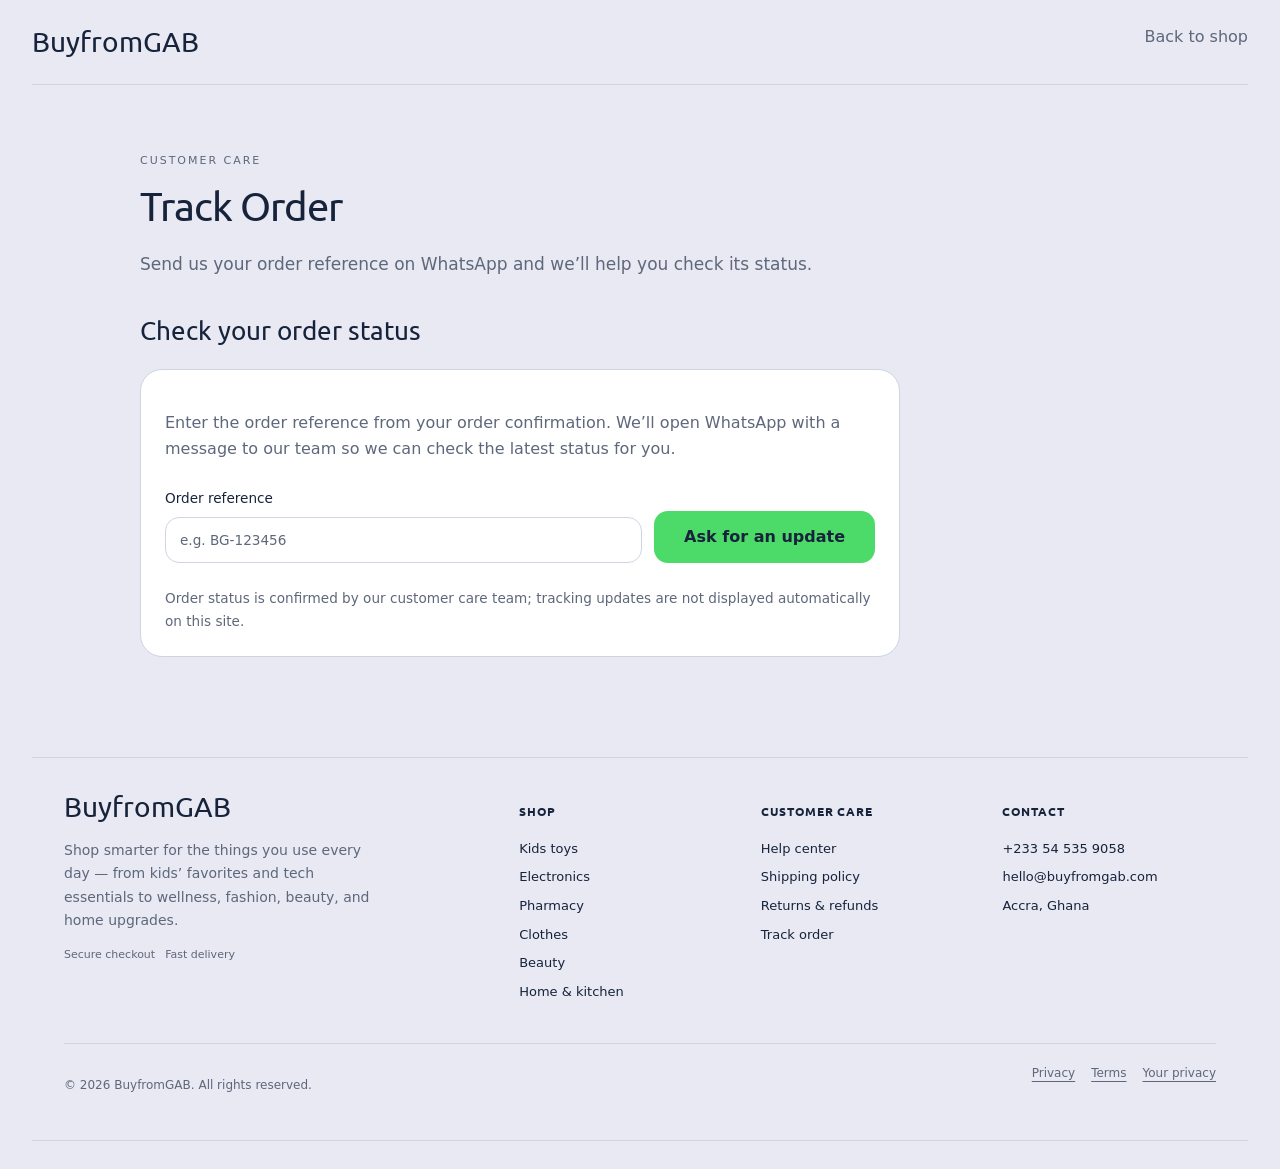
<file: track-order/index.html>
<!DOCTYPE html>
<html lang="en" data-theme="light">
<head>
<script src="../theme-init.js"></script>
  <meta charset="utf-8">
  <meta name="viewport" content="width=device-width, initial-scale=1">
  <meta name="description" content="Ask BuyfromGAB customer care to check your order status.">
  <title>Track Order – BuyfromGAB</title>
  <link rel="preconnect" href="https://fonts.googleapis.com">
  <link rel="preconnect" href="https://fonts.gstatic.com" crossorigin>
  <link href="https://fonts.googleapis.com/css2?family=Bricolage+Grotesque:wght@600;800&family=DM+Sans:wght@400;500;700&display=swap" rel="stylesheet">
  <link rel="stylesheet" href="../styles.css">
<link rel="stylesheet" href="../classic.css">
<link rel="stylesheet" href="../typography.css">
</head>
<body>
  <header class="site-header"><a class="brand" href="../index.html">BuyfromGAB</a><a class="back-link" href="../index.html">Back to shop</a></header>
  <main class="shop"><div class="support-page">
    <p class="support-kicker">Customer care</p>
    <h1 class="page-title">Track Order</h1>
    <p class="support-intro">Send us your order reference on WhatsApp and we’ll help you check its status.</p>
    <section aria-labelledby="support-section-title">
      <h2 class="support-section-title" id="support-section-title">Check your order status</h2>
      <div class="support-copy">
        <p>Enter the order reference from your order confirmation. We’ll open WhatsApp with a message to our team so we can check the latest status for you.</p>
        <form class="track-form" id="track-order-form">
          <label class="field" for="track-order-reference">Order reference
            <input id="track-order-reference" name="reference" type="text" maxlength="80" required autocomplete="off" placeholder="e.g. BG-123456">
          </label>
          <button class="add-btn big" type="submit">Ask for an update</button>
        </form>
        <p class="note">Order status is confirmed by our customer care team; tracking updates are not displayed automatically on this site.</p>
      </div>
    </section>
  </div></main>
  <footer class="site-footer"><div class="footer-shell"><div class="footer-grid">
    <div class="footer-brand"><a href="../index.html" class="footer-logo">BuyfromGAB</a><p>Shop smarter for the things you use every day — from kids’ favorites and tech essentials to wellness, fashion, beauty, and home upgrades.</p><div class="footer-badges"><span>Secure checkout</span><span>Fast delivery</span></div></div>
    <div class="footer-column"><h3>Shop</h3><ul><li><a href="../index.html#/c/toys">Kids toys</a></li><li><a href="../index.html#/c/tech">Electronics</a></li><li><a href="../index.html#/c/pharm">Pharmacy</a></li><li><a href="../index.html#/c/cloth">Clothes</a></li><li><a href="../index.html#/c/beauty">Beauty</a></li><li><a href="../index.html#/c/home">Home &amp; kitchen</a></li></ul></div>
    <div class="footer-column"><h3>Customer care</h3><ul><li><a href="../help/">Help center</a></li><li><a href="../shipping/">Shipping policy</a></li><li><a href="../returns/">Returns &amp; refunds</a></li><li><a href="../track-order/">Track order</a></li></ul></div>
    <div class="footer-column"><h3>Contact</h3><ul><li><a href="https://wa.me/233545359058" target="_blank" rel="noopener">+233 54 535 9058</a></li><li><a href="mailto:hello@buyfromgab.com">hello@buyfromgab.com</a></li><li>Accra, Ghana</li></ul></div>
  </div><div class="footer-bottom"><p>© <span class="current-year"></span> BuyfromGAB. All rights reserved.</p><div class="footer-legal"><a href="../index.html#/privacy">Privacy</a><a href="../index.html#/terms">Terms</a><a href="../index.html#/privacy">Your privacy</a></div></div></div></footer>
  <script src="../track-order.js"></script>
  <script>document.querySelector(".current-year").textContent = new Date().getFullYear();</script>
</body>
</html>
</file>
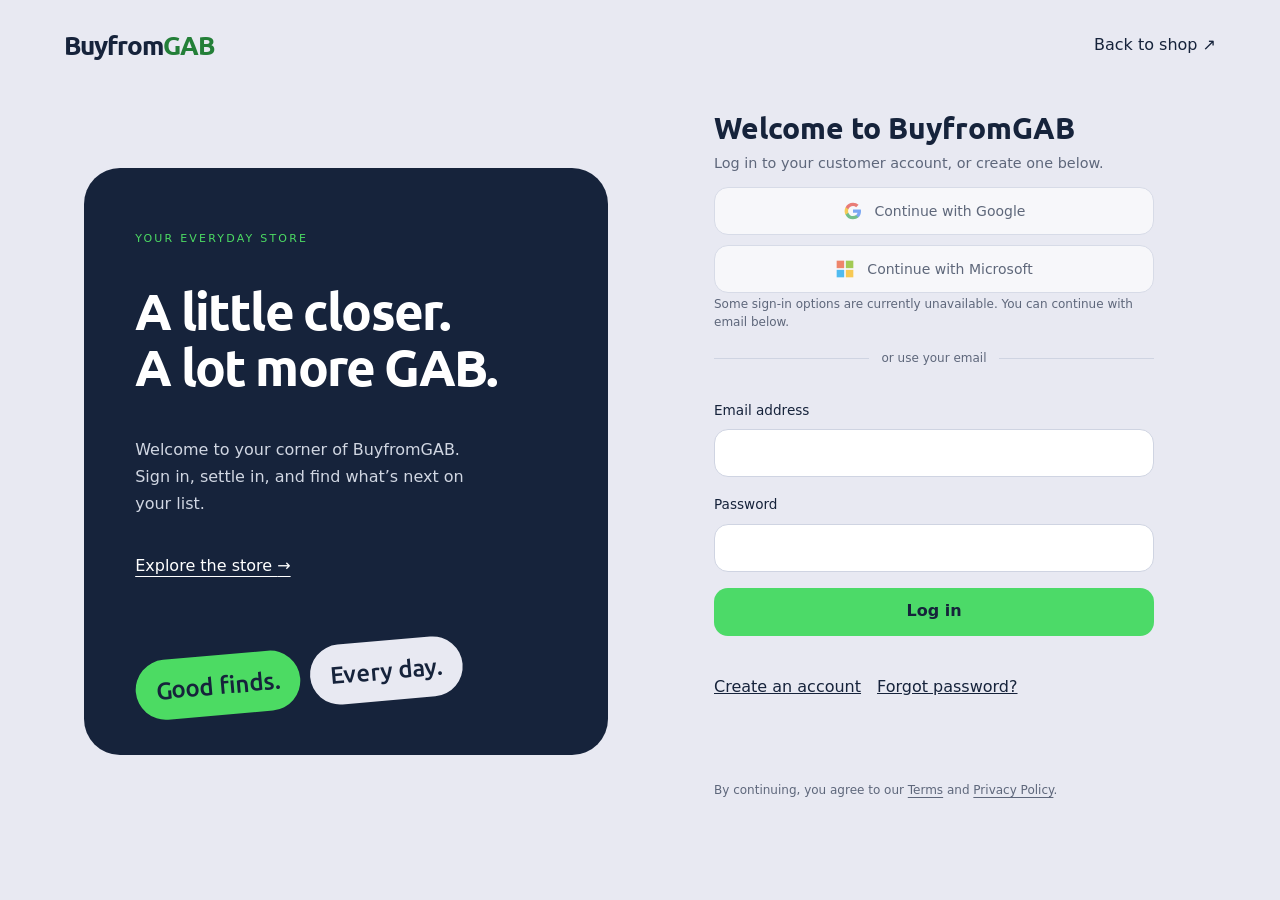
<file: login.html>
<!doctype html>
<html lang="en" data-theme="light">
<head>
  <meta charset="utf-8">
  <meta name="viewport" content="width=device-width, initial-scale=1">
  <meta name="description" content="Log in or create your BuyfromGAB customer account.">
  <meta name="referrer" content="no-referrer">
  <title>Customer login – BuyfromGAB</title>
  <script src="theme-init.js"></script>
  <link rel="stylesheet" href="styles.css">
  <link rel="stylesheet" href="classic.css">
  <link rel="stylesheet" href="typography.css">
  <link rel="stylesheet" href="customer-auth.css">
  <script src="store-config.js" defer></script>
  <script src="customer-auth.js" defer></script>
</head>
<body class="auth-page">
  <header class="auth-header"><a class="auth-brand" href="index.html">Buyfrom<span>GAB</span></a><a href="index.html">Back to shop <span aria-hidden="true">↗</span></a></header>
  <main class="auth-layout">
    <section class="auth-intro" aria-labelledby="auth-title"><p class="auth-eyebrow">YOUR EVERYDAY STORE</p><h1 id="auth-title">A little closer.<br>A lot more GAB.</h1><p>Welcome to your corner of BuyfromGAB. Sign in, settle in, and find what’s next on your list.</p><a href="index.html">Explore the store <span aria-hidden="true">→</span></a><div class="auth-decoration" aria-hidden="true"><span>Good finds.</span><span>Every day.</span></div></section>
    <section class="auth-form-panel" aria-label="Customer sign in"><div id="customer-auth" data-dedicated="true"><p role="status">Loading your account…</p></div><p class="auth-legal">By continuing, you agree to our <a href="index.html#/terms">Terms</a> and <a href="index.html#/privacy">Privacy Policy</a>.</p></section>
  </main>
</body>
</html>
</file>
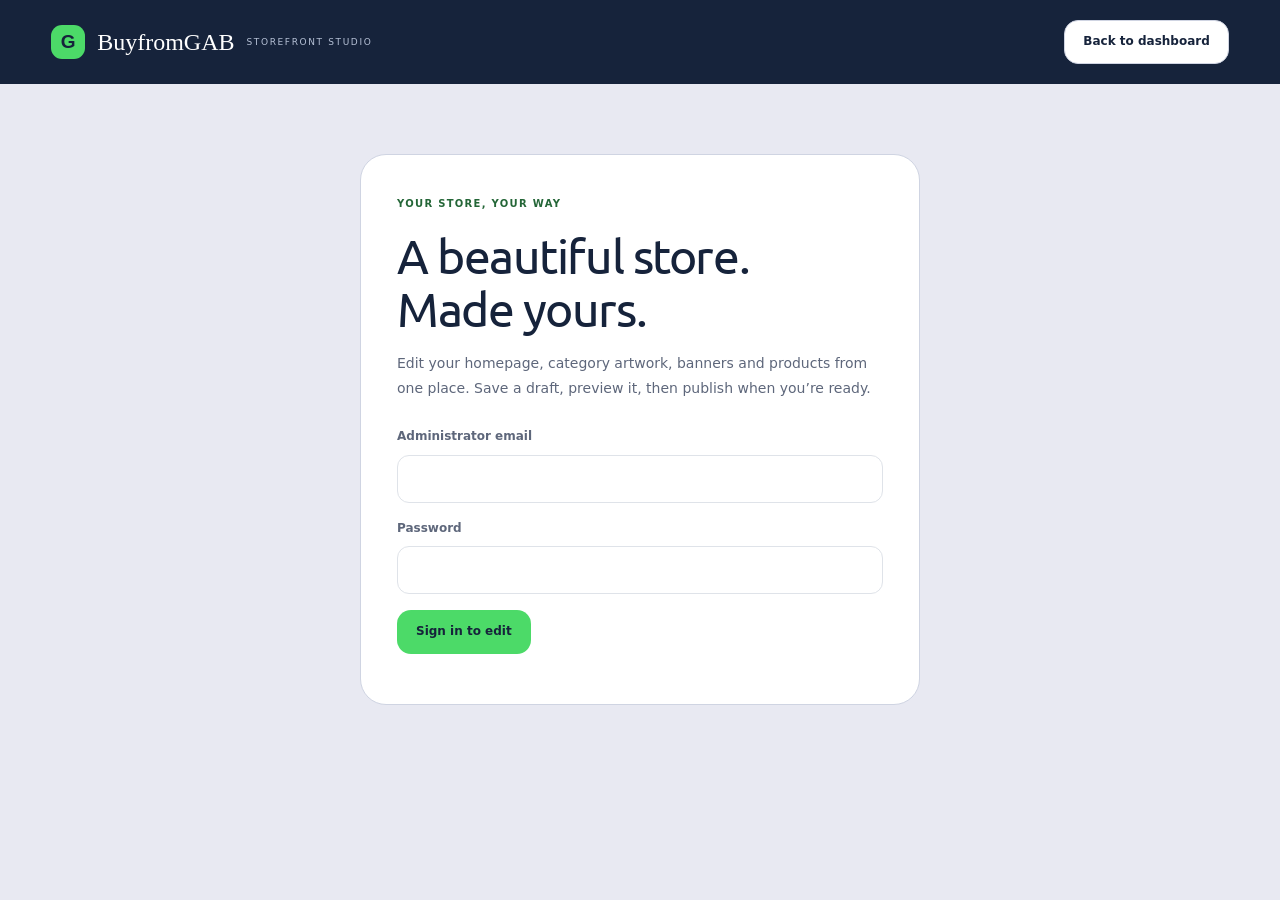
<file: admin/storefront.html>
<!doctype html>
<html lang="en">
<head>
  <meta charset="utf-8">
  <meta name="viewport" content="width=device-width, initial-scale=1">
  <meta name="theme-color" content="#16233b">
  <title>Storefront editor – BuyfromGAB</title>
  <link rel="stylesheet" href="styles.css">
  <link rel="stylesheet" href="classic.css">
  <link rel="stylesheet" href="storefront.css">
  <script src="../store-config.js" defer></script>
  <script src="../catalog-defaults.js" defer></script>
  <script src="../store-content.js" defer></script>
  <script src="image-cropper.js" defer></script>
  <script src="storefront.js" defer></script>
<link rel="stylesheet" href="../typography.css">
</head>
<body>
  <header class="editor-topbar"><a class="editor-brand" href="index.html"><span class="brand-mark">G</span> BuyfromGAB <small>STOREFRONT STUDIO</small></a><a class="secondary-button editor-back" href="index.html">Back to dashboard</a></header>
  <main class="editor-gate" id="editor-gate">
    <span class="eyebrow">YOUR STORE, YOUR WAY</span>
    <h1>A beautiful store.<br>Made yours.</h1>
    <p>Edit your homepage, category artwork, banners and products from one place. Save a draft, preview it, then publish when you’re ready.</p>
    <form id="editor-login" hidden>
      <label class="form-field">Administrator email<input name="email" type="email" autocomplete="username" required></label>
      <label class="form-field">Password<input name="password" type="password" autocomplete="current-password" required></label>
      <button class="primary-button" type="submit">Sign in to edit</button>
    </form>
    <div id="local-entry" hidden><p class="local-note">Local preview mode: edits appear only in this browser. Connect your store to publish for every visitor.</p><button class="primary-button" id="open-local-editor" type="button">Open local editor</button></div>
    <p class="editor-error" id="login-message" role="alert"></p>
  </main>
  <div id="editor-workspace" hidden>
    <div class="editor-heading"><div><span class="eyebrow" id="editor-mode"></span><h1>Make it your own.</h1><p>Your content, with room to get it just right.</p></div><div class="editor-actions"><button class="secondary-button" id="save-draft" type="button">Save draft</button><button class="secondary-button" id="preview-draft" type="button">Preview</button><button class="primary-button" id="publish-store" type="button">Publish store</button><button class="secondary-button" id="editor-signout" type="button" hidden>Sign out</button></div></div>
    <p class="editor-status" id="editor-status" role="status" aria-live="polite"></p>
    <div class="editor-layout">
      <nav class="editor-nav" aria-label="Content sections">
        <button type="button" data-section="homepage" aria-current="page"><span>01</span> Homepage</button>
        <button type="button" data-section="categories"><span>02</span> Categories</button>
        <button type="button" data-section="banners"><span>03</span> Category banners</button>
        <button type="button" data-section="promotions"><span>04</span> Promotional banners</button>
        <button type="button" data-section="products"><span>05</span> Products</button>
        <button type="button" data-section="typography"><span>06</span> Fonts & sizes</button>
        <div class="editor-tools"><button type="button" id="export-content">Download backup</button><label class="import-label">Restore a backup<input type="file" id="import-content" accept="application/json,.json"></label></div>
      </nav>
      <section class="editor-content" id="content-fields" aria-label="Content editor"></section>
    </div>
  </div>
</body>
</html>
</file>
<file: styles.css>
/* Base: colours, reset, header, search band, landing page tiles, tab bar, account page */

:root {
  /* Motion controls: shared by CSS and the animation controller in app.js. */
  --motion-duration: 520ms;
  --motion-fast: 180ms;
  --motion-stagger: 45ms;
  --motion-distance: 20px;
  --motion-ease: cubic-bezier(.16, 1, .3, 1);
  --bg: #F4F5F7;
  --page: #F4F5F7;
  --surface: #FFFFFF;
  --ink: #111722;
  --muted: #717783;
  --line: #E3E6EB;
  --on-ink: #FFFFFF;
  --focus: #2F5BFF;
  --danger: #B3261E;
  --star: #F5A623;
  --star-off: #D5D9E4;
  --heart: #E5384F;

  --navy: #253356;
  --ubar: #D9D9D9; --circle: #BDBDBD; --hot: #EAEEF7; --dmuted: #6B6B6B;
  --pill: #F4F5F7;
  --pill-ink: #253356;
  --green: #008A18;
  --green-soft: #E9F7E9;
  --lime: #85CF04;

  --food: #00C5C4;  --home: #FF812D;  --bath: #F6C93A;  --pharm: #CB9DFF;
  --tech: #7AE76A;  --cloth: #F797B3; --beauty: #A2E3B8; --toys: #F4C1A0; --building: #8EC7DC; --auto: #13A686;

  --font: "Inter", system-ui, -apple-system, "Segoe UI", Roboto, "Helvetica Neue", Arial, sans-serif;
  --display: var(--font);
  --body: var(--font);

  color-scheme: light;
  box-sizing: border-box;
  padding-top: env(safe-area-inset-top, 0px);
}
@media (prefers-color-scheme: dark) {
  :root:not([data-theme="light"]) {
    --bg: #0F1424; --page: #0F1424; --surface: #181F36; --ink: #EEF0F7; --muted: #9AA3B8;
    --line: #2A3350; --on-ink: #0F1424; --focus: #8FA8FF; --danger: #FF8A80; --star-off: #3A4466; --heart: #FF6B81;
    --pill: #232C47; --pill-ink: #E7EAF5; --ubar: #141A2E; --circle: #2A3350; --hot: #232C47; --dmuted: #9AA3B8; --green: #4ADE6B; --green-soft: #16301F;
    color-scheme: dark;
  }
}
:root[data-theme="dark"] {
  --bg: #0F1424; --page: #0F1424; --surface: #181F36; --ink: #EEF0F7; --muted: #9AA3B8;
  --line: #2A3350; --on-ink: #0F1424; --focus: #8FA8FF; --danger: #FF8A80; --star-off: #3A4466; --heart: #FF6B81;
  --pill: #232C47; --pill-ink: #E7EAF5; --ubar: #141A2E; --circle: #2A3350; --hot: #232C47; --dmuted: #9AA3B8; --green: #4ADE6B; --green-soft: #16301F;
  color-scheme: dark;
}

*, *::before, *::after { box-sizing: border-box; }
html { scroll-padding-top: calc(env(safe-area-inset-top, 0px) + 76px); -webkit-text-size-adjust: 100%; }
body {
  margin: 0; background: var(--page); color: var(--ink);
  font-family: var(--body); font-size: 1rem; line-height: 1.5;
  padding-bottom: calc(76px + env(safe-area-inset-bottom, 0px));
}
img, svg { max-width: 100%; display: block; }
button, input { font: inherit; color: inherit; }
button { cursor: pointer; }
:focus-visible { outline: 3px solid var(--focus); outline-offset: 3px; }
[hidden] { display: none !important; }
.sr-only { position: absolute; width: 1px; height: 1px; overflow: hidden; clip: rect(0 0 0 0); white-space: nowrap; }
.wrap { max-width: 1180px; margin: 0 auto; padding-inline: 20px; }

/* ---------- App header (logo, track order, favourites) ---------- */
.app-header { background: var(--surface); }
.top-row { display: flex; align-items: center; justify-content: space-between; gap: 8px; padding-top: 12px; padding-bottom: 16px; }
.logo { display: block; flex: none; }
.logo img { width: 69px; height: 46px; display: block; }
:root[data-theme="dark"] .logo img { background: #fff; border-radius: 10px; padding: 3px 6px; width: 80px; height: auto; box-sizing: border-box; }
@media (prefers-color-scheme: dark) { :root:not([data-theme="light"]) .logo img { background: #fff; border-radius: 10px; padding: 3px 6px; width: 80px; height: auto; box-sizing: border-box; } }
.top-actions { display: flex; align-items: center; gap: 8px; }
.track-pill {
  height: 44px; padding: 0 12px 0 14px; border-radius: 999px; background: var(--pill); color: var(--pill-ink);
  display: inline-flex; align-items: center; gap: 8px; font-size: 12px; font-weight: 600; text-decoration: none; white-space: nowrap;
}
.round-btn {
  flex: none; width: 44px; height: 44px; border-radius: 50%; background: var(--pill); color: var(--ink);
  display: grid; place-items: center; text-decoration: none; border: 0; padding: 0;
}

/* ---------- Search band + offers menu ---------- */
.search-band { background: var(--navy); padding: 16px 0 12px; }
.search-band.compact { padding-bottom: 16px; }
.search-box { height: 50px; background: #fff; border-radius: 15px; display: flex; align-items: center; gap: 12px; padding: 0 12px 0 18px; }
.search-box > svg { flex: none; color: var(--navy); }
.search-box input { flex: 1; min-width: 0; height: 100%; border: 0; outline: 0; background: transparent; font-size: 14px; color: #111722; }
.search-box input::placeholder { color: #717783; opacity: 1; }
.search-box:focus-within { outline: 3px solid var(--focus); outline-offset: 2px; }
.filter-btn { flex: none; width: 36px; height: 36px; display: grid; place-items: center; border: 0; background: transparent; color: var(--navy); padding: 0; }
.top-nav { display: flex; justify-content: space-between; gap: 22px; margin-top: 12px; line-height: 20px; overflow-x: auto; scrollbar-width: none; }
.top-nav::-webkit-scrollbar { display: none; }
.top-nav a { display: inline-flex; align-items: center; gap: 5px; color: #fff; font-size: 12px; font-weight: 400; text-decoration: none; white-space: nowrap; }
.top-nav a.active { font-weight: 700; }
.top-nav svg { color: var(--lime); }

/* ---------- Landing: What's on your list? ---------- */
.hero { max-width: 1180px; margin: 0 auto; padding: 24px 20px 8px; }
.hero-title { margin: 0; font-size: 24px; line-height: 1.2; font-weight: 700; letter-spacing: -0.02em; }
.hero-sub { margin: 4px 0 16px; font-size: 13px; line-height: 1.4; color: var(--muted); }
.category-grid { display: grid; grid-template-columns: repeat(2, minmax(0, 1fr)); gap: 12px; }
.tile {
  --k: 1;
  position: relative; overflow: hidden; display: block;
  min-height: calc(158px * var(--k)); padding: calc(13.5px * var(--k)) calc(14px * var(--k));
  border-radius: calc(18px * var(--k)); background: var(--tile-bg); color: #111722; text-decoration: none;
  transition: transform .2s cubic-bezier(.2,.8,.2,1);
}
.tile:hover { transform: translateY(-3px); }
.tile:active { transform: scale(.985); }
.tile-wide { grid-column: 1 / -1; min-height: calc(140px * var(--k)); padding: calc(17.5px * var(--k)) calc(18px * var(--k)); }
.tile-title { display: block; font-size: calc(15px * var(--k)); line-height: calc(18px * var(--k)); font-weight: 700; letter-spacing: -0.02em; position: relative; z-index: 1; }
.tile-wide .tile-title { font-size: calc(23px * var(--k)); line-height: calc(26px * var(--k)); }
.tile-go {
  position: absolute; left: calc(14px * var(--k)); bottom: calc(14px * var(--k)); z-index: 1;
  width: calc(28px * var(--k)); height: calc(28px * var(--k)); border-radius: 50%;
  background: var(--tile-go); display: grid; place-items: center; color: #111722;
}
.tile-cta {
  display: inline-flex; align-items: center; gap: 8px; margin-top: calc(7.5px * var(--k)); position: relative; z-index: 1;
  height: calc(32px * var(--k)); padding: 0 calc(13px * var(--k)) 0 calc(12px * var(--k)); border-radius: 999px;
  background: var(--navy); color: #fff; font-size: calc(12px * var(--k)); font-weight: 500;
}
.tile-art { position: absolute; height: auto; max-width: none; pointer-events: none; user-select: none; width: calc(var(--w) * var(--k) * 1px); right: calc(var(--r) * var(--k) * 1px); }
.tile-art[style*="--b"] { bottom: calc(var(--b) * var(--k) * 1px); }
.tile-art[style*="--t"] { top: calc(var(--t) * var(--k) * 1px); }
.emoji-art {
  position: absolute; right: calc(17px * var(--k)); bottom: calc(12px * var(--k)); pointer-events: none;
  width: calc(76px * var(--k)); height: calc(76px * var(--k)); border-radius: 50%; background: var(--tile-circle);
}
.em { position: absolute; line-height: 1; }
.em0 { left: 50%; top: 50%; transform: translate(-50%, -52%); font-size: calc(40px * var(--k)); }
.em1 { right: calc(-6px * var(--k)); bottom: calc(-4px * var(--k)); font-size: calc(26px * var(--k)); }
.em2 { left: calc(-6px * var(--k)); top: calc(-2px * var(--k)); font-size: calc(26px * var(--k)); }
.tile-wide .emoji-art { width: calc(100px * var(--k)); height: calc(100px * var(--k)); right: calc(22px * var(--k)); bottom: auto; top: calc(20px * var(--k)); }
.tile-wide .em0 { font-size: calc(52px * var(--k)); }
.tile-wide .em1 { right: calc(-14px * var(--k)); bottom: calc(0px * var(--k)); font-size: calc(34px * var(--k)); }
.tile-wide .em2 { left: calc(-14px * var(--k)); top: calc(4px * var(--k)); font-size: calc(32px * var(--k)); }
.tile[data-cat="food"]   { --tile-bg: #00C5C4; --tile-circle: #00A9A8; }
.tile[data-cat="home"]   { --tile-bg: #FF812D; --tile-circle: #DB6F27; --tile-go: #FFB889; }
.tile[data-cat="bath"]   { --tile-bg: #F6C93A; --tile-circle: #D3AD32; --tile-go: #FAE191; }
.tile[data-cat="pharm"]  { --tile-bg: #CB9DFF; --tile-circle: #AE87DB; --tile-go: #E2C8FF; }
.tile[data-cat="tech"]   { --tile-bg: #7AE76A; --tile-circle: #69C65B; --tile-go: #B4F2AB; }
.tile[data-cat="cloth"]  { --tile-bg: #F797B3; --tile-circle: #D4829A; --tile-go: #FBC5D4; }
.tile[data-cat="beauty"] { --tile-bg: #A2E3B8; --tile-circle: #8BC39E; --tile-go: #CBEFD7; }
.tile[data-cat="toys"]     { --tile-bg: #F4C1A0; --tile-circle: #D2A68A; --tile-go: #F9DCCA; }
.tile[data-cat="building"] { --tile-bg: #8EC7DC; --tile-circle: #7AABBD; --tile-go: #C0E0EB; }
.tile[data-cat="auto"]     { --tile-bg: #13A686; --tile-circle: #108F73; }
@media (min-width: 560px) { .tile { --k: 1.2; } }
@media (min-width: 820px) { .category-grid { gap: 16px; } .tile { --k: 1.3; } }

/* ---------- Bottom tab bar ---------- */
.tabbar { position: fixed; left: 0; right: 0; bottom: 0; z-index: 22; background: var(--surface); border-top: 1px solid var(--line); padding-bottom: env(safe-area-inset-bottom, 0px); }
.tabbar-inner { max-width: 560px; margin: 0 auto; display: grid; grid-template-columns: repeat(4, 1fr); padding: 9px 8px 10px; }
.tab { display: flex; flex-direction: column; align-items: center; gap: 3px; background: none; border: 0; padding: 0; text-decoration: none; color: var(--muted); font-size: 11px; line-height: 14px; font-weight: 500; }
.tab-ico { position: relative; width: 56px; height: 30px; border-radius: 999px; display: grid; place-items: center; color: var(--pill-ink); }
.tab[data-tab="account"] .tab-ico { color: var(--ink); }
.tab.active { color: var(--green); font-weight: 700; }
.tab.active .tab-ico { background: var(--green-soft); color: var(--green); }
.cart-badge {
  position: absolute; left: calc(50% + 6px); top: -4px; min-width: 18px; height: 18px; padding: 0 5px; border-radius: 999px;
  background: var(--lime); color: var(--navy); font-size: 11px; font-weight: 700; line-height: 18px; text-align: center;
}

/* ---------- Account page ---------- */
.acct-list { display: grid; gap: 12px; max-width: 560px; }
.acct-row { display: flex; align-items: center; gap: 14px; padding: 16px; background: var(--surface); border: 1px solid var(--line); border-radius: 16px; color: inherit; text-decoration: none; }
.acct-row > svg { flex: none; }
.acct-row span strong { display: block; }
.acct-row small { color: var(--muted); }
.acct-row.static { justify-content: space-between; flex-wrap: wrap; }
.seg { display: inline-flex; border: 1.5px solid var(--line); border-radius: 999px; overflow: hidden; }
.seg button { border: 0; background: transparent; padding: 8px 14px; font-weight: 600; font-size: .9rem; }
.seg button[aria-pressed="true"] { background: var(--ink); color: var(--on-ink); }
.acct-note { margin: 4px 0 0; color: var(--muted); font-size: .9rem; }

/* Pages: product lists, filters, product page, checkout, reviews, favourites, badges, sub-categories */

/* ---------- Products ---------- */
.shop { padding: clamp(24px, 5vw, 64px) clamp(14px, 3vw, 32px) 80px; max-width: 1280px; margin: 0 auto; }
.shop-head { display: flex; flex-direction: column; align-items: flex-start; gap: 14px; margin-bottom: 14px; }
.back-link { display: inline-flex; align-items: center; gap: 6px; margin-bottom: 10px; color: var(--muted); font-weight: 500; text-decoration: none; }
.back-link:hover { color: var(--ink); }
.shop-head h1, .shop-head h2 { font-family: var(--display); font-weight: 800; letter-spacing: -0.02em; font-size: clamp(1.75rem, 4vw, 2.5rem); margin: 0; line-height: 1.05; }
.chips { display: flex; flex-wrap: wrap; gap: 8px; }
.chip {
  height: 40px; padding: 0 16px; border-radius: 999px; font-weight: 500;
  background: var(--surface); border: 1.5px solid var(--line);
}
.chip[aria-pressed="true"] { background: var(--ink); color: var(--on-ink); border-color: var(--ink); }

.products { display: grid; gap: clamp(12px, 2vw, 22px); grid-template-columns: repeat(auto-fill, minmax(min(100%, 210px), 1fr)); }
.card { background: var(--surface); border: 1px solid var(--line); border-radius: 20px; overflow: hidden; display: flex; flex-direction: column; }
.thumb { aspect-ratio: 1 / 1; display: grid; place-items: center; font-size: clamp(3rem, 8vw, 4.5rem); background: var(--thumb-bg, #DDE2F3); }
.thumb img { width: 100%; height: 100%; object-fit: cover; }
.card[data-cat="toys"]  { --thumb-bg: color-mix(in srgb, var(--toys) 45%, var(--surface)); }
.card[data-cat="tech"]  { --thumb-bg: color-mix(in srgb, var(--tech) 25%, var(--surface)); }
.card[data-cat="pharm"] { --thumb-bg: color-mix(in srgb, var(--pharm) 40%, var(--surface)); }
.card[data-cat="cloth"] { --thumb-bg: color-mix(in srgb, var(--cloth) 40%, var(--surface)); }
.card[data-cat="beauty"] { --thumb-bg: color-mix(in srgb, var(--beauty) 40%, var(--surface)); }
.card[data-cat="home"]  { --thumb-bg: color-mix(in srgb, var(--home) 40%, var(--surface)); }
.card-body { padding: 14px 16px 16px; display: flex; flex-direction: column; gap: 4px; flex: 1; }
.card-cat { color: var(--muted); font-size: .85rem; }
.card-name { font-weight: 700; line-height: 1.25; }
.card-foot { margin-top: auto; padding-top: 12px; display: flex; align-items: center; justify-content: space-between; gap: 8px; }
.price { font-family: var(--display); font-weight: 800; font-size: 1.2rem; }
.add-btn { height: 40px; padding: 0 16px; border-radius: 999px; border: 0; font-weight: 700; background: var(--ink); color: var(--on-ink); }
.add-btn:active { transform: scale(.96); }
.empty { grid-column: 1 / -1; padding: 48px 16px; text-align: center; color: var(--muted); }


/* ---------- Clickable cards ---------- */
.card { position: relative; }
.card-link { color: inherit; text-decoration: none; }
.card-link::after { content: ""; position: absolute; inset: 0; z-index: 1; }
.card:hover .card-link { text-decoration: underline; }
.card:has(.card-link:focus-visible) { outline: 3px solid var(--focus); outline-offset: 3px; }
.card-link:focus-visible { outline: none; }
.add-btn { position: relative; z-index: 2; }

/* ---------- Filters ---------- */
.filters {
  display: flex; flex-wrap: wrap; align-items: end; gap: 12px;
  margin: 0 0 24px; padding: 14px; background: var(--surface);
  border: 1px solid var(--line); border-radius: 16px;
}
.field { display: grid; gap: 4px; font-size: .85rem; color: var(--muted); }
.field select, .field input {
  height: 40px; padding: 0 12px; border-radius: 10px; min-width: 0;
  border: 1.5px solid var(--line); background: var(--bg); color: var(--ink);
}
.filters .field input { width: 110px; }
.count { margin-left: auto; align-self: center; color: var(--muted); }
@media (max-width: 560px) {
  .filters .field { flex: 1 1 40%; }
  .filters .field input { width: 100%; }
  .count { margin-left: 0; flex-basis: 100%; }
}

/* ---------- Product page ---------- */
.pd { display: grid; grid-template-columns: repeat(2, minmax(0, 1fr)); gap: clamp(20px, 4vw, 56px); align-items: start; margin-bottom: 64px; }
@media (max-width: 720px) { .pd { grid-template-columns: minmax(0, 1fr); } }
.pd-thumb { aspect-ratio: 1 / 1; border-radius: 28px; display: grid; place-items: center; overflow: hidden; font-size: clamp(6rem, 22vw, 11rem); background: var(--thumb-bg, #DDE2F3); }
.pd-thumb img { width: 100%; height: 100%; object-fit: cover; }
.pd h1 { font-family: var(--display); font-weight: 800; letter-spacing: -0.02em; line-height: 1.05; font-size: clamp(1.9rem, 4.5vw, 3rem); margin: 6px 0 12px; }
.pd-price { font-family: var(--display); font-weight: 800; font-size: 1.9rem; margin: 0 0 16px; }
.pd-desc { max-width: 60ch; line-height: 1.65; margin: 0; }
.pd-buy { display: flex; align-items: center; flex-wrap: wrap; gap: 16px; margin-top: 28px; }
.pd-buy .qty button { width: 40px; height: 40px; }
.pd-buy .qty span { min-width: 30px; font-size: 1.1rem; }
.add-btn.big { height: 52px; padding: 0 30px; font-size: 1rem; }
.related-title { font-family: var(--display); font-weight: 800; letter-spacing: -0.02em; font-size: 1.6rem; margin: 0 0 18px; }
.pd[data-cat="toys"] { --thumb-bg: color-mix(in srgb, var(--toys) 45%, var(--surface)); }
.pd[data-cat="tech"] { --thumb-bg: color-mix(in srgb, var(--tech) 25%, var(--surface)); }
.pd[data-cat="pharm"] { --thumb-bg: color-mix(in srgb, var(--pharm) 40%, var(--surface)); }
.pd[data-cat="cloth"] { --thumb-bg: color-mix(in srgb, var(--cloth) 40%, var(--surface)); }
.pd[data-cat="beauty"] { --thumb-bg: color-mix(in srgb, var(--beauty) 40%, var(--surface)); }
.pd[data-cat="home"] { --thumb-bg: color-mix(in srgb, var(--home) 40%, var(--surface)); }

/* ---------- Checkout ---------- */
.page-title { font-family: var(--display); font-weight: 800; letter-spacing: -0.02em; line-height: 1.05; font-size: clamp(1.9rem, 4vw, 2.5rem); margin: 0 0 24px; }
.co { display: grid; grid-template-columns: minmax(0, 3fr) minmax(0, 2fr); gap: clamp(16px, 3vw, 40px); align-items: start; }
@media (max-width: 820px) { .co { grid-template-columns: minmax(0, 1fr); } .co-summary { order: -1; position: static; } }
.co-card { border: 1px solid var(--line); background: var(--surface); border-radius: 20px; padding: 20px; margin: 0 0 16px; min-width: 0; display: grid; grid-template-columns: repeat(2, minmax(0, 1fr)); gap: 14px; }
.co-card legend { font-family: var(--display); font-weight: 800; font-size: 1.15rem; padding: 0 8px; }
.co-card .wide { grid-column: 1 / -1; }
@media (max-width: 560px) { .co-card { grid-template-columns: minmax(0, 1fr); } }
.co-card .field input, .co-card .field textarea { width: 100%; }
.field textarea { padding: 10px 12px; border-radius: 10px; border: 1.5px solid var(--line); background: var(--bg); color: var(--ink); resize: vertical; min-width: 0; }
.pay-opt { grid-column: 1 / -1; display: flex; align-items: center; gap: 12px; padding: 14px; border: 1.5px solid var(--line); border-radius: 14px; cursor: pointer; }
.pay-opt:has(input:checked) { border-color: var(--ink); background: var(--bg); }
.pay-opt input { width: 20px; height: 20px; accent-color: var(--ink); flex: none; }
.pay-opt small { display: block; color: var(--muted); }
.pay-opt.disabled { opacity: .6; cursor: not-allowed; }
.pay-opt .soon { margin-left: auto; flex: none; font-size: .8rem; font-weight: 500; color: var(--muted); border: 1px solid var(--line); border-radius: 999px; padding: 2px 10px; }
.add-btn.wa { background: #25D366; color: #06301A; height: 48px; padding: 0 26px; }
.site-footer a { color: inherit; }
.co-summary { background: var(--surface); border: 1px solid var(--line); border-radius: 20px; padding: 20px; position: sticky; top: calc(env(safe-area-inset-top, 0px) + 88px); }
.co-summary h3 { margin: 0 0 8px; font-family: var(--display); font-size: 1.15rem; }
.sum-row { display: flex; justify-content: space-between; gap: 12px; padding: 10px 0; border-bottom: 1px solid var(--line); }
.sum-row span:first-child { min-width: 0; overflow-wrap: anywhere; }
.sum-total { border-bottom: 0; padding-bottom: 0; font-weight: 700; font-size: 1.2rem; }
.co-error { color: var(--danger); font-weight: 500; margin: 0 0 12px; }
.co-form .checkout { width: 100%; }
.thanks { max-width: 560px; margin: 0 auto; text-align: center; padding: 40px 0; }
.thanks p { color: var(--muted); }
.thanks .ref { display: inline-block; margin: 8px 0 20px; padding: 8px 16px; border: 1.5px solid var(--line); border-radius: 999px; background: var(--surface); color: var(--ink); font-weight: 700; }
.thanks .add-btn { display: inline-flex; align-items: center; text-decoration: none; }

/* Phones and tablets (any orientation) and narrow windows: 2 products per row */
@media (max-width: 900px), (pointer: coarse) {
  .products { grid-template-columns: repeat(2, minmax(0, 1fr)); }
  .card { border-radius: 16px; }
  .card-body { padding: 12px; }
  .card-name { font-size: .95rem; }
  .card-foot { flex-wrap: wrap; gap: 8px; }
  .price { font-size: 1.05rem; }
  .add-btn { height: 38px; padding: 0 16px; }
}

/* ---------- Ratings & reviews ---------- */
.stars {
  display: inline-block; font-size: 1.05rem; line-height: 1; letter-spacing: 1px; white-space: nowrap;
  background: linear-gradient(90deg, var(--star) calc(var(--r, 0) / 5 * 100%), var(--star-off) 0);
  -webkit-background-clip: text; background-clip: text;
  -webkit-text-fill-color: transparent; color: transparent;
}
.stars::before { content: "★★★★★"; }
.rating-line { display: flex; align-items: center; gap: 6px; min-height: 22px; font-size: .85rem; color: var(--muted); }
.rating-line strong { color: var(--ink); }
.rating-link { display: inline-flex; background: none; border: 0; padding: 0; margin: 0 0 12px; font: inherit; color: var(--muted); cursor: pointer; }
.rating-link:hover .rating-line { text-decoration: underline; }
.rating-link .stars { font-size: 1.25rem; }
.rating-link .rating-line { font-size: 1rem; }
.reviews { margin-bottom: 56px; scroll-margin-top: calc(env(safe-area-inset-top, 0px) + 84px); }
.rev-layout { display: grid; grid-template-columns: minmax(0, 1fr) minmax(0, 2fr); gap: clamp(20px, 4vw, 48px); align-items: start; margin-bottom: 24px; }
@media (max-width: 720px) { .rev-layout { grid-template-columns: minmax(0, 1fr); } }
.rev-summary { background: var(--surface); border: 1px solid var(--line); border-radius: 20px; padding: 20px; }
.rev-avg { font-family: var(--display); font-weight: 800; font-size: 3rem; line-height: 1; }
.rev-summary .stars { font-size: 1.3rem; margin-top: 8px; }
.rev-count { color: var(--muted); margin: 4px 0 14px; }
.bar-row { display: grid; grid-template-columns: 34px minmax(0, 1fr) 28px; align-items: center; gap: 8px; padding: 3px 0; font-size: .85rem; color: var(--muted); }
.bar { height: 8px; border-radius: 99px; background: var(--line); overflow: hidden; }
.bar > span { display: block; height: 100%; background: var(--star); }
.rev-list { display: grid; gap: 12px; margin: 0; padding: 0; list-style: none; }
.rev { background: var(--surface); border: 1px solid var(--line); border-radius: 16px; padding: 16px; }
.rev-head { display: flex; flex-wrap: wrap; align-items: center; gap: 6px 12px; margin-bottom: 6px; }
.rev-name { font-weight: 700; }
.rev-date { color: var(--muted); font-size: .85rem; }
.rev p { margin: 0; line-height: 1.55; overflow-wrap: anywhere; }
.badge { font-size: .75rem; font-weight: 700; border: 1px solid var(--line); border-radius: 999px; padding: 1px 8px; color: var(--muted); }
.rev-empty { color: var(--muted); margin: 0; padding: 8px 0; }
.star-label { display: block; margin-bottom: 4px; font-size: .85rem; color: var(--muted); }
.star-input { position: relative; display: inline-flex; flex-direction: row-reverse; gap: 2px; }
.star-input input { position: absolute; opacity: 0; width: 1px; height: 1px; }
.star-input label { font-size: 2.2rem; line-height: 1; padding: 0 2px; cursor: pointer; color: var(--star-off); }
.star-input input:checked ~ label, .star-input label:hover, .star-input label:hover ~ label { color: var(--star); }
.star-input input:focus-visible + label { outline: 3px solid var(--focus); outline-offset: 2px; border-radius: 6px; }
.note { margin: 0; font-size: .85rem; color: var(--muted); }
.co-card .add-btn.wide { justify-self: start; }

/* ---------- Favourites ---------- */
.fav-btn {
  width: 40px; height: 40px; padding: 0; border-radius: 50%;
  border: 1.5px solid var(--line); background: var(--surface); color: var(--ink);
  display: grid; place-items: center;
}
.fav-btn svg { width: 20px; height: 20px; fill: none; stroke: currentColor; stroke-width: 2; stroke-linejoin: round; }
.fav-btn[aria-pressed="true"] { color: var(--heart); border-color: var(--heart); }
.fav-btn[aria-pressed="true"] svg { fill: currentColor; }
.card .fav-btn { position: absolute; top: 10px; right: 10px; z-index: 2; }
.fav-btn.big { width: auto; height: 52px; padding: 0 22px; border-radius: 999px; display: inline-flex; align-items: center; gap: 8px; font-weight: 700; }
@media (prefers-reduced-motion: no-preference) {
  .fav-btn[aria-pressed="true"] svg { animation: heart-pop .3s cubic-bezier(.2,.8,.2,1); }
}
@keyframes heart-pop { 0% { transform: scale(.7); } 60% { transform: scale(1.25); } 100% { transform: scale(1); } }


/* ---------- Collections menu (shown on category pages) ---------- */
.subnav { border-bottom: 1px solid var(--line); background: var(--bg); padding: 0 clamp(14px, 3vw, 32px); }
.subnav-inner { max-width: 1280px; margin: 0 auto; display: flex; flex-wrap: wrap; align-items: center; gap: 6px 8px; padding: 10px 0; }
.sub-btn { height: 40px; padding: 0 16px; border-radius: 999px; border: 1.5px solid transparent; background: transparent; font-weight: 700; display: inline-flex; align-items: center; gap: 6px; }
.sub-btn:hover { background: var(--surface); }
.sub-btn[aria-pressed="true"], .sub-btn.active { background: var(--ink); color: var(--on-ink); }
.sub-btn svg { transition: transform .2s; }
.sub-btn[aria-expanded="true"] svg { transform: rotate(180deg); }
.brand-menu { position: relative; }
.brands-pop {
  position: absolute; top: calc(100% + 6px); left: 0; z-index: 25;
  min-width: 230px; max-width: calc(100vw - 28px); max-height: 60vh; overflow: auto;
  background: var(--surface); border: 1px solid var(--line); border-radius: 16px; padding: 8px;
  box-shadow: 0 12px 32px rgba(0, 0, 0, .18);
}
.brand-opt { display: flex; justify-content: space-between; gap: 16px; width: 100%; padding: 10px 12px; border: 0; border-radius: 10px; background: transparent; text-align: left; }
.brand-opt:hover { background: var(--bg); }
.brand-opt[aria-pressed="true"] { background: var(--bg); font-weight: 700; }
.brand-opt .n { color: var(--muted); font-weight: 400; }

/* ---------- Deal and best seller badges ---------- */
.badges { position: absolute; top: 10px; left: 10px; z-index: 2; display: flex; flex-direction: column; align-items: flex-start; gap: 6px; pointer-events: none; }
.badge-deal, .badge-best { font-size: .75rem; font-weight: 700; line-height: 1; padding: 5px 9px; border-radius: 999px; }
.badge-deal { background: #C81E3A; color: #fff; }
.badge-best { background: #F6C93A; color: #111722; }
.badge-flash { background: #85CF04; color: #111722; }
.badge-new { background: #253356; color: #fff; }
.badge-flash, .badge-new { font-size: .75rem; font-weight: 700; line-height: 1; padding: 5px 9px; border-radius: 999px; }
.price-wrap { display: flex; flex-direction: column; line-height: 1.15; }
.was { color: var(--muted); font-size: .8rem; font-weight: 400; }
.sold { font-size: .8rem; color: var(--muted); }
.card-cat { overflow: hidden; text-overflow: ellipsis; white-space: nowrap; }
.pd-price .was { font-size: 1.1rem; margin-left: 8px; }
.pd-price .badge-deal { margin-left: 8px; vertical-align: middle; }

/* ---------- Sub-categories ---------- */
.subcats { display: flex; flex-wrap: nowrap; gap: 8px; margin: 0 0 22px; overflow-x: auto; scrollbar-width: none; padding: 2px 2px 8px; }
.subcats::-webkit-scrollbar { display: none; }
.subcats:empty { display: none; }
a.chip { display: inline-flex; align-items: center; gap: 6px; text-decoration: none; color: inherit; }
.chip[aria-current="true"] { background: var(--ink); color: var(--on-ink); border-color: var(--ink); }
.subcats .chip { flex: none; height: 48px; padding: 0 22px; border: 1.5px solid var(--ink); border-radius: 16px; background: var(--surface); color: var(--ink); font-size: .95rem; font-weight: 500; text-decoration: none; white-space: nowrap; }
.subcats .chip:hover { background: var(--bg); }
.subcats .chip[aria-current="true"] { background: var(--ink); color: var(--on-ink); border-color: var(--ink); font-weight: 700; }
.subcats .chip .n { display: inline-block; margin-left: 5px; text-decoration: none; font-weight: 400; }
.chip .n { opacity: .65; font-size: .82rem; }

/* ---------- Buy on WhatsApp button ---------- */
a.add-btn { display: inline-flex; align-items: center; justify-content: center; gap: 8px; text-decoration: none; }
.add-btn.big.wa { height: 52px; padding: 0 26px; font-size: 1rem; }

/* Older browsers without color-mix(): use a plain tint for product pictures */
@supports not (background: color-mix(in srgb, red 50%, blue)) {
  .card[data-cat], .pd[data-cat] { --thumb-bg: #DDE2F3; }
}

.card[data-cat="food"] { --thumb-bg: color-mix(in srgb, var(--food) 40%, var(--surface)); }
.pd[data-cat="food"] { --thumb-bg: color-mix(in srgb, var(--food) 40%, var(--surface)); }
.card[data-cat="bath"] { --thumb-bg: color-mix(in srgb, var(--bath) 40%, var(--surface)); }
.pd[data-cat="bath"] { --thumb-bg: color-mix(in srgb, var(--bath) 40%, var(--surface)); }

/* Compact browsing controls on listing pages (long category names, phones) */
.chips { max-width: 100%; }
.chip { flex: none; white-space: nowrap; }
@media (max-width: 720px) {
  .shop-head .chips { align-self: stretch; flex-wrap: nowrap; overflow-x: auto; scrollbar-width: none; padding-bottom: 2px; }
  .shop-head .chips::-webkit-scrollbar { display: none; }
}
@media (max-width: 560px) {
  .sub-btn { height: 36px; padding: 0 12px; font-size: .88rem; }
}

.card[data-cat="building"] { --thumb-bg: color-mix(in srgb, var(--building) 40%, var(--surface)); }
.pd[data-cat="building"] { --thumb-bg: color-mix(in srgb, var(--building) 40%, var(--surface)); }
.card[data-cat="auto"] { --thumb-bg: color-mix(in srgb, var(--auto) 40%, var(--surface)); }
.pd[data-cat="auto"] { --thumb-bg: color-mix(in srgb, var(--auto) 40%, var(--surface)); }

/* Desktop layout (screens 1100px wide and up) */

/* ---------- Desktop layout (from 1100px wide), based on the desktop mockup ---------- */
.desk-header, .benefits { display: none; }
.tile-title .td { display: none; }
@media (min-width: 1100px) {
  :root { --u: clamp(0.72px, calc(100vw / 1752), 1px); --page: #ECECEC; }
  body { padding: 0 200px; }
  .app-header, .tabbar { display: none; }
  .desk-header { display: block; width: calc(100% + 400px); margin-inline: -200px; }
  .d-wrap { width: calc(100% - 400px); max-width: none; min-width: 0; margin: 0 auto; display: flex; align-items: center; justify-content: space-between; }
  .shop { width: 100%; max-width: none; padding-left: 0; padding-right: 0; }

  /* top utility bar */
  .utility { background: var(--ubar); height: max(40px, calc(52 * var(--u))); font-size: max(12px, calc(13 * var(--u))); color: var(--ink); }
  .u-left, .u-right { display: flex; align-items: center; gap: calc(20 * var(--u)); }
  .hotline-pill { background: var(--hot); border-radius: calc(10 * var(--u)); padding: calc(5 * var(--u)) calc(17 * var(--u)); color: var(--ink); white-space: nowrap; }
  .u-phone { color: inherit; font-weight: 700; text-decoration: none; }
  .u-right a { color: inherit; text-decoration: none; white-space: nowrap; }
  .u-right a:hover, .u-menu:hover { text-decoration: underline; }
  .u-wrap { position: relative; }
  .u-menu { display: inline-flex; align-items: center; gap: 6px; background: none; border: 0; padding: 0; font: inherit; color: inherit; white-space: nowrap; }
  .u-pop { position: absolute; top: calc(100% + 10px); right: 0; z-index: 40; width: 230px; padding: 14px; background: var(--surface); color: var(--ink); border: 1px solid var(--line); border-radius: 12px; box-shadow: 0 12px 32px rgba(0, 0, 0, .18); font-size: 13px; line-height: 1.45; }
  .u-pop p { margin: 4px 0 0; } .u-pop .u-soon { color: var(--muted); }
  .theme-switch { position: relative; flex: none; width: max(52px, calc(64 * var(--u))); height: max(28px, calc(33 * var(--u))); border-radius: 999px; border: 0; padding: 0; margin-left: calc(14 * var(--u)); background: var(--circle); }
  .theme-switch .knob { position: absolute; top: 50%; left: 4px; transform: translateY(-50%); width: max(22px, calc(25 * var(--u))); height: max(22px, calc(25 * var(--u))); border-radius: 50%; background: #F2F2F2; color: #111722; display: grid; place-items: center; transition: left .2s; }
  .theme-switch.on .knob { left: calc(100% - max(22px, calc(25 * var(--u))) - 4px); }
  .theme-switch .knob svg { width: 62%; height: 62%; }

  /* logo, account, cart */
  .dh-main { background: var(--page); }
  .dh-main .d-wrap { height: calc(92 * var(--u)); }
  .logo-d img { display: block; width: calc(78 * var(--u)); height: auto; margin-left: calc(14 * var(--u)); }
  :root[data-theme="dark"] .logo-d img { background: #fff; border-radius: 10px; padding: 4px 8px; width: calc(94 * var(--u)); box-sizing: border-box; }
  .dh-right { display: flex; align-items: center; gap: calc(14 * var(--u)); }
  .circle-btn { width: max(36px, calc(40 * var(--u))); height: max(36px, calc(40 * var(--u))); border-radius: 50%; background: var(--circle); color: var(--ink); display: grid; place-items: center; text-decoration: none; }
  .circle-btn svg { width: 50%; height: 50%; }
  .welcome { display: grid; gap: 1px; margin-left: calc(4 * var(--u)); color: var(--ink); text-decoration: none; line-height: 1.25; }
  .welcome small { font-size: max(11px, calc(13 * var(--u))); letter-spacing: .02em; color: var(--dmuted); }
  .welcome strong { font-size: max(13px, calc(16 * var(--u))); font-weight: 700; }
  .cart-pill { position: relative; display: inline-flex; align-items: center; justify-content: space-between; gap: calc(14 * var(--u)); height: max(38px, calc(40 * var(--u))); padding: 0 calc(9 * var(--u)) 0 calc(12 * var(--u)); margin-left: calc(11 * var(--u)); min-width: calc(75 * var(--u)); border: 0; border-radius: 999px; background: var(--navy); color: #fff; }
  .cart-pill svg { width: calc(22 * var(--u)); min-width: 18px; height: auto; }
  .cart-pill .cart-badge-d { min-width: max(22px, calc(25 * var(--u))); height: max(22px, calc(25 * var(--u))); padding: 0 4px; border-radius: 999px; background: var(--lime); color: #fff; font-size: max(11px, calc(13 * var(--u))); line-height: max(22px, calc(25 * var(--u))); text-align: center; font-weight: 600; }

  /* navy search band */
  .dh-band { background: var(--navy); height: max(60px, calc(75 * var(--u))); border-radius: calc(14 * var(--u)); }
  .dh-band .d-wrap { height: 100%; gap: max(16px, calc(36 * var(--u))); justify-content: flex-start; }
  .d-search { flex: none; display: flex; align-items: center; width: calc(516 * var(--u)); min-width: 340px; height: max(38px, calc(45 * var(--u))); padding: 0 calc(22 * var(--u)) 0 calc(14 * var(--u)); background: #fff; border-radius: 999px; font-size: max(13px, calc(15 * var(--u))); }
  .d-search:focus-within { outline: 3px solid var(--focus); outline-offset: 2px; }
  .d-search select { appearance: none; -webkit-appearance: none; border: 0; background: transparent url("data:image/svg+xml,%3Csvg xmlns='http://www.w3.org/2000/svg' width='14' height='14' viewBox='0 0 24 24' fill='none' stroke='%23111722' stroke-width='2.6' stroke-linecap='round' stroke-linejoin='round'%3E%3Cpath d='m6 9 6 6 6-6'/%3E%3C/svg%3E") no-repeat right 4px center; color: #111722; font: 700 1em var(--font); padding: 0 28px 0 10px; width: calc(170 * var(--u)); min-width: 150px; cursor: pointer; text-overflow: ellipsis; }
  .d-search input { flex: 1; min-width: 0; border: 0; outline: 0; background: transparent; font: 400 1em var(--font); color: #111722; margin-left: calc(14 * var(--u)); height: 100%; }
  .d-search input::placeholder { color: #9A9A9A; opacity: 1; }
  .d-search button { flex: none; border: 0; background: none; color: #111722; padding: 6px; display: grid; place-items: center; }
  .d-nav { flex: 1; display: flex; justify-content: space-between; gap: 8px; padding-right: calc(10 * var(--u)); font-size: max(12px, calc(15 * var(--u))); min-width: 0; }
  .d-nav a { color: #fff; text-decoration: none; white-space: nowrap; padding: 6px 0; }
  .d-nav a:hover, .d-nav a.active { text-decoration: underline; text-underline-offset: 7px; text-decoration-thickness: 2px; }

  /* landing grid: 4 columns */
  .hero { width: 100%; max-width: none; margin: 0 auto; padding: calc(33.5 * var(--u)) 0 calc(20 * var(--u)); }
  .hero-title, .hero-sub { position: absolute; width: 1px; height: 1px; overflow: hidden; clip: rect(0 0 0 0); white-space: nowrap; margin: 0; }
  .category-grid { grid-template-columns: repeat(4, minmax(0, 1fr)); gap: calc(8 * var(--u)) calc(12 * var(--u)); }
  .tile-wide { grid-column: span 2; }
  .tile { min-height: calc(189 * var(--u)); display: flex; flex-direction: column; justify-content: center; padding: 0 calc(20 * var(--u)); border-radius: calc(17 * var(--u)); }
  .tile-wide { padding-left: calc(29 * var(--u)); }
  .tile .tm { display: none; } .tile .td { display: inline; }
  .tile-title, .tile-wide .tile-title { font-size: max(15px, calc(21 * var(--u))); line-height: 1.115; }
  .tile-go { left: calc(20 * var(--u)); bottom: calc(16 * var(--u)); width: max(28px, calc(34 * var(--u))); height: max(28px, calc(34 * var(--u))); }
  .tile-go svg { width: 42%; height: 42%; }
  .tile-cta { height: max(32px, calc(38 * var(--u))); margin-top: calc(11 * var(--u)); padding: 0 calc(16 * var(--u)) 0 calc(15 * var(--u)); font-size: max(12px, calc(14 * var(--u))); align-self: flex-start; }
  .category-grid .tile-art[style] { width: calc(var(--dw) * var(--u)); right: calc(var(--dr) * var(--u)); top: 50%; bottom: auto; transform: translateY(-50%); }

  /* promise cards */
  .benefits { list-style: none; margin: calc(37 * var(--u)) 0 0; padding: 0; display: grid; grid-template-columns: repeat(4, minmax(0, 1fr)); gap: calc(12 * var(--u)); }
  .benefits li { background: var(--surface); border-radius: calc(12 * var(--u)); min-height: max(48px, calc(48.5 * var(--u))); display: flex; align-items: center; justify-content: center; gap: calc(16 * var(--u)); padding: 8px 12px; color: var(--ink); }
  .benefits svg { flex: none; width: 22px; height: 22px; color: var(--dmuted); }
  .benefits strong { display: block; font-size: max(13px, calc(14 * var(--u))); line-height: 1.2; }
  .benefits small { display: block; font-size: max(11.5px, calc(12.5 * var(--u))); color: var(--dmuted); line-height: 1.3; }
}
@media (min-width: 2560px) {
  body { padding-inline: 650px; }
  .desk-header { width: calc(100% + 1300px); margin-inline: -650px; }
  .d-wrap { width: calc(100% - 1300px); }
}

/* Category page, desktop only (screens 1100px wide and up):
   banner, left sidebar (categories + brand/price/rating filters), outlined sub-category buttons.
   Phones and tablets keep the original layout. */

.cat-banner, .side, .pill-row, .results-bar { display: none; }

:root { --sidecard: #EDEDED; --divider: #BABABA; }
@media (prefers-color-scheme: dark) { :root:not([data-theme="light"]) { --sidecard: #1B2340; --divider: #33406A; } }
:root[data-theme="dark"] { --sidecard: #1B2340; --divider: #33406A; }

@media (min-width: 1100px) {
  /* the category page sits on white, like the design */
  body[data-view="list"] { background: #fff; }
  :root[data-theme="dark"] body[data-view="list"] { background: var(--bg); }
}
@media (min-width: 1100px) and (prefers-color-scheme: dark) { :root:not([data-theme="light"]) body[data-view="list"] { background: var(--bg); } }

@media (min-width: 1100px) {
  #products { width: 100%; max-width: none; margin: 0 auto; padding: 0 0 calc(40 * var(--u)); }
  #products .shop-head, #products #subcats, #products .filters, .subnav { display: none; }
  #products.mcat-on .m-banner { display: none; }

  /* banner */
  .cat-banner { display: block; position: relative; left: 50%; transform: translateX(-50%); width: 100%; height: calc(192 * var(--u)); margin: calc(26 * var(--u)) 0 calc(64 * var(--u)); overflow: hidden; border-radius: 14px; background: var(--cb-bg, var(--pill)); color: #111722; }
  .cat-banner[data-cat="food"] { --cb-bg: var(--food); } .cat-banner[data-cat="home"] { --cb-bg: var(--home); } .cat-banner[data-cat="bath"] { --cb-bg: var(--bath); }
  .cat-banner[data-cat="pharm"] { --cb-bg: var(--pharm); } .cat-banner[data-cat="tech"] { --cb-bg: var(--tech); } .cat-banner[data-cat="cloth"] { --cb-bg: var(--cloth); }
  .cat-banner[data-cat="beauty"] { --cb-bg: var(--beauty); } .cat-banner[data-cat="toys"] { --cb-bg: var(--toys); } .cat-banner[data-cat="building"] { --cb-bg: var(--building); } .cat-banner[data-cat="auto"] { --cb-bg: var(--auto); }
  .banner-img { position: absolute; max-width: none; height: auto; pointer-events: none; user-select: none; }
  .banner-img[hidden] { display: none; }
  .banner-left { left: calc(120 * var(--u)); bottom: 0; width: calc(334 * var(--u)); }
  .banner-right { right: calc(110 * var(--u)); top: 0; width: calc(228 * var(--u)); }
  .cat-banner[data-kind="art"] .banner-left { left: calc(150 * var(--u)); bottom: calc(18 * var(--u)); width: calc(150 * var(--u)); }
  .cat-banner[data-kind="art"] .banner-right { right: calc(150 * var(--u)); top: auto; bottom: calc(18 * var(--u)); width: calc(150 * var(--u)); }
  .banner-text { position: absolute; inset: 0; display: grid; place-content: center; gap: 4px; text-align: center; padding: 0 calc(500 * var(--u)); }
  .banner-text h1 { margin: 0; font-size: max(22px, calc(34 * var(--u))); line-height: 1.12; font-weight: 800; letter-spacing: -0.02em; }
  .banner-text p { margin: 0; font-size: max(13px, calc(14 * var(--u))); color: var(--muted); }

  /* sidebar + results */
  .listing { display: grid; grid-template-columns: calc(251.6 * var(--u)) minmax(0, 1fr); column-gap: calc(19 * var(--u)); align-items: start; }
  .side { display: block; min-width: 0; }
  .side-cats { background: var(--sidecard); border-radius: calc(17 * var(--u)); padding: calc(22 * var(--u)) calc(12 * var(--u)); display: grid; gap: 2px; }
  .side-cat { display: block; padding: calc(6.4 * var(--u)) calc(14 * var(--u)); border-radius: 10px; font-size: max(13px, calc(13.5 * var(--u))); line-height: calc(20 * var(--u)); font-weight: 600; color: var(--ink); text-decoration: none; }
  .side-cat:hover { background: color-mix(in srgb, var(--surface) 60%, transparent); }
  .side-cat.active { background: var(--surface); box-shadow: 0 1px 3px rgba(0, 0, 0, .08); }
  .side-filters { margin-top: calc(26 * var(--u)); padding: calc(14 * var(--u)) calc(15 * var(--u)) calc(16 * var(--u)); border-right: 1px solid var(--divider); }
  .side-filters h2 { margin: 0 0 calc(12 * var(--u)); font-size: max(13px, calc(14 * var(--u))); font-weight: 400; letter-spacing: .02em; text-transform: uppercase; }
  .side-filters .group + .group { margin-top: calc(40 * var(--u)); }
  .opt { position: relative; display: flex; align-items: center; gap: calc(12 * var(--u)); min-height: max(28px, calc(29 * var(--u))); font-size: max(13px, calc(14 * var(--u))); cursor: pointer; }
  .opt input { position: absolute; opacity: 0; width: 1px; height: 1px; }
  .opt .mark { flex: none; width: max(16px, calc(15.4 * var(--u))); height: max(16px, calc(15.4 * var(--u))); border: 1.5px solid var(--ink); border-radius: 3px; display: grid; place-items: center; }
  .opt .mark.round { border-radius: 50%; }
  .opt .mark::after { content: ""; display: block; transition: transform .12s; transform: scale(0); }
  .opt input[type="checkbox"]:checked + .mark { background: var(--ink); }
  .opt input[type="checkbox"] + .mark::after { width: 28%; height: 52%; border: solid var(--on-ink); border-width: 0 2px 2px 0; transform: rotate(45deg) scale(0); margin-top: -12%; }
  .opt input[type="checkbox"]:checked + .mark::after { transform: rotate(45deg) scale(1); }
  .opt input[type="radio"] + .mark::after { width: 52%; height: 52%; border-radius: 50%; background: var(--ink); }
  .opt input[type="radio"]:checked + .mark::after { transform: scale(1); }
  .opt input:focus-visible + .mark { outline: 3px solid var(--focus); outline-offset: 2px; }
  .opt .ct { color: var(--muted); margin-left: calc(4 * var(--u)); white-space: nowrap; }
  .opt:has(input:disabled) { opacity: .45; cursor: default; }
  .side-clear { margin-top: calc(20 * var(--u)); padding: 0; background: none; border: 0; color: var(--muted); font-size: 13px; text-decoration: underline; }
  .side-clear:hover { color: var(--ink); }
  .side-empty { margin: 0; color: var(--muted); font-size: 13px; }

  .results { min-width: 0; }
  .pill-row { display: flex; gap: calc(5 * var(--u)); overflow-x: auto; scrollbar-width: none; padding: 2px calc(90 * var(--u)) 2px 2px; -webkit-mask-image: linear-gradient(90deg, #000 calc(100% - 100 * var(--u)), transparent); mask-image: linear-gradient(90deg, #000 calc(100% - 100 * var(--u)), transparent); }
  .pill-row::-webkit-scrollbar { display: none; }
  .pill { flex: none; display: inline-flex; align-items: center; justify-content: center; min-width: calc(84 * var(--u)); height: max(48px, calc(73 * var(--u))); padding: 0 calc(34 * var(--u)); border: 1.5px solid var(--ink); border-radius: calc(17 * var(--u)); color: var(--ink); text-decoration: none; white-space: nowrap; font-size: max(13.5px, calc(15 * var(--u))); }
  .pill:hover { background: color-mix(in srgb, var(--ink) 8%, transparent); }
  .pill.active { background: var(--ink); color: var(--on-ink); }
  .pill-row:empty { display: none; }
  .results-bar { display: flex; align-items: center; justify-content: space-between; gap: 16px; margin: calc(24 * var(--u)) 0 calc(18 * var(--u)); color: var(--muted); font-size: 14px; }
  .results-bar label { display: inline-flex; align-items: center; gap: 8px; }
  .results-bar select { height: 38px; padding: 0 12px; border: 1.5px solid var(--line); border-radius: 10px; background: var(--surface); color: var(--ink); font-size: 14px; }
}

/* Cart drawer, pop-up message, footer and policy pages */

/* ---------- Cart drawer ---------- */
.overlay { position: fixed; inset: 0; z-index: 30; background: rgba(8, 12, 24, .5); opacity: 0; pointer-events: none; transition: opacity .2s; }
.overlay.open { opacity: 1; pointer-events: auto; }
.drawer {
  position: fixed; top: 0; bottom: 0; right: 0; z-index: 40; width: min(420px, 100%);
  padding-top: env(safe-area-inset-top, 0px); padding-bottom: env(safe-area-inset-bottom, 0px);
  background: var(--surface); border-left: 1px solid var(--line);
  display: flex; flex-direction: column;
  transform: translateX(100%); visibility: hidden;
  transition: transform .28s cubic-bezier(.2,.8,.2,1), visibility 0s .28s;
}
.drawer.open { transform: none; visibility: visible; transition: transform .28s cubic-bezier(.2,.8,.2,1); }
.drawer-head { display: flex; align-items: center; justify-content: space-between; padding: 18px 20px; border-bottom: 1px solid var(--line); }
.drawer-head h2 { margin: 0; font-family: var(--display); font-size: 1.4rem; letter-spacing: -0.02em; }
.icon-btn { width: 40px; height: 40px; border-radius: 50%; border: 1.5px solid var(--line); background: transparent; font-size: 1.1rem; }
.cart-items { flex: 1; overflow-y: auto; padding: 8px 20px; margin: 0; list-style: none; }
.cart-row { display: grid; grid-template-columns: 52px 1fr auto; gap: 12px; align-items: center; padding: 14px 0; border-bottom: 1px solid var(--line); }
.cart-row .mini { width: 52px; height: 52px; border-radius: 12px; display: grid; place-items: center; font-size: 1.7rem; background: var(--bg); }
.cart-row .nm { font-weight: 500; line-height: 1.25; }
.cart-row .pr { color: var(--muted); font-size: .9rem; }
.qty { display: inline-flex; align-items: center; gap: 4px; }
.qty button { width: 32px; height: 32px; border-radius: 50%; border: 1.5px solid var(--line); background: transparent; font-weight: 700; }
.qty span { min-width: 22px; text-align: center; font-weight: 700; }
.cart-empty { padding: 40px 0; text-align: center; color: var(--muted); }
.drawer-foot { padding: 18px 20px 22px; border-top: 1px solid var(--line); display: grid; gap: 12px; }
.total-row { display: flex; justify-content: space-between; font-weight: 700; font-size: 1.15rem; }
.checkout { height: 50px; border: 0; border-radius: 999px; font-weight: 700; background: var(--ink); color: var(--on-ink); }
.checkout:disabled { opacity: .4; cursor: not-allowed; }

.toast {
  position: fixed; left: 50%; bottom: calc(88px + env(safe-area-inset-bottom, 0px)); z-index: 50;
  transform: translate(-50%, 24px); opacity: 0; pointer-events: none;
  background: var(--ink); color: var(--on-ink); padding: 12px 20px; border-radius: 999px; font-weight: 500;
  transition: opacity .2s, transform .2s; width: max-content; max-width: calc(100% - 32px); text-align: center;
}
.toast.show { opacity: 1; transform: translate(-50%, 0); }

.chat-launchers {
  position: fixed; right: 20px; bottom: 20px; z-index: 60;
  display: flex; flex-direction: column; align-items: flex-start; gap: 10px;
}
.chat-launcher {
  min-height: 48px; display: inline-flex; align-items: center; gap: 10px;
  padding: 0 16px; border: 0; border-radius: 999px;
  box-shadow: 0 4px 16px rgba(0, 0, 0, .2);
  font-size: 14px; font-weight: 600; line-height: 1.2; text-decoration: none;
}
.chat-launcher svg { width: 22px; height: 22px; flex: none; fill: none; stroke: currentColor; stroke-width: 1.8; stroke-linecap: round; stroke-linejoin: round; }
.ai-chat-launcher { background: var(--surface); color: var(--ink); }
.ai-chat-launcher:disabled { opacity: .8; cursor: not-allowed; }
.ai-chat-launcher span { display: flex; align-items: baseline; gap: 6px; }
.ai-chat-launcher small { color: var(--muted); font-size: 10px; font-weight: 500; }
.whatsapp-launcher { background: #128C4A; color: #fff; }
.whatsapp-launcher:hover { background: #0E773E; }
@media (max-width: 1099px) {
  .chat-launchers { bottom: calc(84px + env(safe-area-inset-bottom, 0px)); }
}

.site-footer { margin: 28px 0 8px; padding: 0 20px; text-align: left; }
.footer-card { max-width: 1180px; margin: 0 auto; background: var(--surface); border-radius: 24px; padding: 28px 22px 18px; color: var(--ink); }
.footer-top { display: grid; grid-template-columns: minmax(0, 1fr); gap: 28px; }
.f-logo { display: inline-block; }
.f-logo img { display: block; width: 66px; height: auto; }
:root[data-theme="dark"] .f-logo img { background: #fff; border-radius: 10px; padding: 4px 8px; width: 82px; box-sizing: border-box; }
@media (prefers-color-scheme: dark) { :root:not([data-theme="light"]) .f-logo img { background: #fff; border-radius: 10px; padding: 4px 8px; width: 82px; box-sizing: border-box; } }
.f-brand p { margin: 14px 0 16px; max-width: 360px; font-size: 13px; line-height: 1.65; color: var(--muted); }
.f-social { display: flex; gap: 8px; }
.f-social a { width: 34px; height: 34px; border-radius: 50%; display: grid; place-items: center; color: var(--muted); text-decoration: none; }
.f-social a:hover { color: var(--ink); background: var(--bg); }
.f-connect h2 { margin: 0 0 8px; font-size: 14px; font-weight: 600; }
.f-connect p { margin: 0 0 12px; max-width: 340px; font-size: 13px; line-height: 1.55; color: var(--muted); }
.f-form { display: flex; gap: 8px; max-width: 380px; }
.f-form input { flex: 1; min-width: 0; height: 40px; padding: 0 12px; border: 1px solid var(--line); border-radius: 8px; background: var(--bg); color: var(--ink); font-size: 13px; }
.f-form button { flex: none; width: 40px; height: 40px; border: 0; border-radius: 8px; background: var(--navy); color: #fff; display: grid; place-items: center; }
:root[data-theme="dark"] .f-form button { background: #3B4F85; }
@media (prefers-color-scheme: dark) { :root:not([data-theme="light"]) .f-form button { background: #3B4F85; } }
.f-connect .f-msg { margin: 8px 0 0; min-height: 0; font-size: 12.5px; }
.f-msg:empty { display: none; }
.f-msg a { color: inherit; }
.f-contact { display: inline-flex; align-items: center; gap: 8px; margin-top: 14px; font-size: 13px; color: var(--muted); text-decoration: none; }
.f-contact:hover { color: var(--ink); }
.f-bottom { margin-top: 24px; padding-top: 16px; border-top: 1px solid var(--line); text-align: center; font-size: 12px; color: var(--muted); }
.f-bottom p { margin: 0; }
.f-bottom .f-legal { margin-top: 6px; display: flex; justify-content: center; gap: 10px; }
.f-bottom a { color: inherit; }
.f-bottom a:hover { color: var(--ink); text-decoration: underline; }
@media (min-width: 720px) {
  .footer-card { padding: 36px 40px 22px; }
  .footer-top { grid-template-columns: minmax(0, 1.3fr) minmax(0, 1fr); gap: 56px; }
}
@media (min-width: 1100px) {
  .site-footer { padding: 0; margin-top: 36px; margin-bottom: 28px; }
  .footer-card { width: 100%; max-width: none; }
}
.legal { max-width: 680px; }
.legal h2 { margin: 24px 0 6px; font-size: 1.1rem; }
.legal p { margin: 0; color: var(--muted); line-height: 1.7; }

@media (prefers-reduced-motion: reduce) {
  *, *::before, *::after { animation-duration: .01ms !important; animation-iteration-count: 1 !important; transition-duration: .01ms !important; scroll-behavior: auto !important; }
  .tile:hover, .tile:hover .pictogram { transform: none; }
}

/* Motion is progressive: content stays visible if JavaScript is unavailable. */
@media (prefers-reduced-motion: no-preference) {
  .tile, .card {
    transition: transform var(--motion-fast) var(--motion-ease), box-shadow var(--motion-fast) ease;
  }
  .tile-art, .tile-go, .tile-cta, .thumb img, .pd-thumb img {
    transition: transform var(--motion-duration) var(--motion-ease);
  }
  .thumb { overflow: hidden; }
  :is(.add-btn, .m-add, .m-filter-btn, .chip, .sub-btn, .round-btn, .circle-btn, .cart-pill, .tab) {
    transition: transform var(--motion-fast) var(--motion-ease), background-color var(--motion-fast) ease, color var(--motion-fast) ease;
  }
  :is(.add-btn, .m-add, .m-filter-btn, .chip, .sub-btn, .round-btn, .circle-btn, .cart-pill, .tab):active:not(:disabled) {
    transform: scale(.95);
  }
  .tile:focus-visible .tile-go, .tile:focus-visible .tile-cta { transform: translateX(4px); }
  .suggest:not([hidden]), .brands-pop:not([hidden]), .u-pop:not([hidden]) {
    transform-origin: top center;
    animation: menu-arrive 180ms var(--motion-ease);
  }
  @keyframes menu-arrive {
    from { opacity: 0; transform: translateY(-6px) scale(.98); }
    to { opacity: 1; transform: none; }
  }
  @media (hover: hover) and (pointer: fine) {
    .tile:hover, .card:hover { transform: translateY(-5px); box-shadow: 0 12px 28px rgba(17, 23, 34, .12); }
    .tile:hover .tile-art { transform: translateY(-4px) rotate(-2deg) scale(1.04); }
    .tile:hover .tile-go, .tile:hover .tile-cta { transform: translateX(4px); }
    .card:hover .thumb img, .pd-thumb:hover img { transform: scale(1.045); }
    :is(.add-btn, .m-add, .round-btn, .circle-btn):hover:not(:disabled) { transform: translateY(-2px); }
  }
}
@media (max-width: 600px) {
  :root { --motion-duration: 420ms; --motion-distance: 12px; --motion-stagger: 30ms; }
}

/* Store features: cart page, orders, info pages, search suggestions, product page extras */

/* skip link (keyboard users) */
.skip-link { position: fixed; left: 12px; top: -64px; z-index: 100; padding: 10px 16px; border-radius: 10px; background: var(--ink); color: var(--on-ink); text-decoration: none; font-weight: 600; transition: top .15s; }
.skip-link:focus { top: 12px; }
#top:focus { outline: none; }

/* search suggestions */
.search-box, .d-search { position: relative; }
.suggest { position: absolute; top: calc(100% + 8px); left: 0; right: 0; z-index: 45; padding: 6px; background: var(--surface); color: var(--ink); border: 1px solid var(--line); border-radius: 14px; box-shadow: 0 14px 36px rgba(0, 0, 0, .22); max-height: min(70vh, 440px); overflow: auto; text-align: left; }
.suggest[hidden] { display: none; }
.sg-title { margin: 8px 10px 4px; font-size: 11.5px; letter-spacing: .05em; text-transform: uppercase; color: var(--muted); }
.sg-item, .sg-all { display: flex; align-items: center; gap: 12px; padding: 8px 10px; border-radius: 10px; color: inherit; text-decoration: none; font-size: 14px; }
.sg-item:hover, .sg-item.active, .sg-all:hover, .sg-all.active { background: var(--bg); }
.sg-ico { flex: none; width: 34px; height: 34px; border-radius: 10px; background: var(--bg); display: grid; place-items: center; font-size: 18px; }
.sg-txt { flex: 1; min-width: 0; }
.sg-txt strong { display: block; font-weight: 600; white-space: nowrap; overflow: hidden; text-overflow: ellipsis; }
.sg-txt small { color: var(--muted); font-size: 12px; }
.sg-price { font-weight: 700; font-size: 13px; white-space: nowrap; }
.sg-all { justify-content: center; margin-top: 4px; border-top: 1px solid var(--line); border-radius: 0 0 10px 10px; font-weight: 600; }
.sg-none { margin: 12px; color: var(--muted); font-size: 14px; }
.sg-none a { color: inherit; }

/* lists: show more, empty results, out of stock */
.more-wrap { display: flex; justify-content: center; }
.more-btn { margin-top: 24px; height: 46px; padding: 0 28px; border-radius: 999px; border: 1.5px solid var(--ink); background: transparent; font-weight: 600; }
.more-btn:hover { background: var(--ink); color: var(--on-ink); }
.more-btn[hidden] { display: none; }
.empty p { margin: 0 0 10px; }
.empty .chip { display: inline-flex; align-items: center; text-decoration: none; margin: 0 4px; }
.badge-out { font-size: .75rem; font-weight: 700; line-height: 1; padding: 5px 9px; border-radius: 999px; background: #5B6478; color: #fff; }
.add-btn:disabled { opacity: .5; cursor: not-allowed; }

/* product page extras */
.crumbs { display: none; flex-wrap: wrap; align-items: center; gap: 8px; margin: 0 0 14px; font-size: 13px; color: var(--muted); }
.crumbs a { color: inherit; text-decoration: none; }
.crumbs a:hover { color: var(--ink); text-decoration: underline; }
.crumbs [aria-current] { color: var(--ink); font-weight: 600; }
@media (min-width: 720px) { .crumbs { display: flex; } .pd-back { display: none; } }
.stock { margin: 10px 0 0; font-weight: 600; font-size: 14px; }
.stock.low { color: #B45309; } .stock.out { color: var(--danger); }
:root[data-theme="dark"] .stock.low { color: #FBBF24; }
.pd-perks { list-style: none; margin: 24px 0 0; padding: 16px; display: grid; gap: 12px; background: var(--surface); border: 1px solid var(--line); border-radius: 16px; max-width: 520px; }
.pd-perks li { display: flex; align-items: center; gap: 12px; font-size: 14px; color: var(--muted); }
.pd-perks svg { flex: none; color: var(--ink); }
.pd-perks strong { color: var(--ink); }
.share-btn svg { width: 18px; height: 18px; fill: none; stroke: currentColor; stroke-width: 2; stroke-linecap: round; stroke-linejoin: round; }

/* cart page */
.count-note { font-family: var(--font); font-size: 1rem; font-weight: 500; color: var(--muted); letter-spacing: 0; margin-left: 6px; }
.ship-bar { margin: 0 0 16px; padding: 14px 16px; background: var(--surface); border: 1px solid var(--line); border-radius: 16px; font-size: 14px; }
.ship-bar p { margin: 0 0 10px; }
.bar-track { height: 8px; border-radius: 99px; background: var(--line); overflow: hidden; }
.bar-track span { display: block; height: 100%; border-radius: 99px; background: var(--lime); transition: width .3s; }
.ship-bar.done .bar-track span { background: var(--green); }
.cart-list { list-style: none; margin: 0; padding: 0; display: grid; gap: 12px; }
.cart-item { display: grid; grid-template-columns: 76px minmax(0, 1fr) auto; gap: 14px; align-items: center; padding: 14px; background: var(--surface); border: 1px solid var(--line); border-radius: 16px; }
.ci-thumb { width: 76px; height: 76px; border-radius: 14px; display: grid; place-items: center; font-size: 2.3rem; text-decoration: none; background: var(--thumb-bg, var(--bg)); overflow: hidden; }
.ci-thumb img { width: 100%; height: 100%; object-fit: cover; }
.ci-name { display: block; font-weight: 700; color: inherit; text-decoration: none; line-height: 1.25; }
.ci-name:hover { text-decoration: underline; }
.ci-meta { margin-top: 2px; font-size: 13px; color: var(--muted); }
.ci-actions { display: flex; gap: 14px; margin-top: 8px; }
.link-btn { background: none; border: 0; padding: 0; color: var(--muted); font-size: 13px; text-decoration: underline; }
.link-btn:hover { color: var(--ink); }
.ci-right { display: grid; justify-items: end; gap: 10px; }
.cart-item[data-cat="food"] { --thumb-bg: color-mix(in srgb, var(--food) 40%, var(--surface)); }
.cart-item[data-cat="home"] { --thumb-bg: color-mix(in srgb, var(--home) 40%, var(--surface)); }
.cart-item[data-cat="bath"] { --thumb-bg: color-mix(in srgb, var(--bath) 40%, var(--surface)); }
.cart-item[data-cat="pharm"] { --thumb-bg: color-mix(in srgb, var(--pharm) 40%, var(--surface)); }
.cart-item[data-cat="tech"] { --thumb-bg: color-mix(in srgb, var(--tech) 40%, var(--surface)); }
.cart-item[data-cat="cloth"] { --thumb-bg: color-mix(in srgb, var(--cloth) 40%, var(--surface)); }
.cart-item[data-cat="beauty"] { --thumb-bg: color-mix(in srgb, var(--beauty) 40%, var(--surface)); }
.cart-item[data-cat="toys"] { --thumb-bg: color-mix(in srgb, var(--toys) 40%, var(--surface)); }
.cart-item[data-cat="building"] { --thumb-bg: color-mix(in srgb, var(--building) 40%, var(--surface)); }
.cart-item[data-cat="auto"] { --thumb-bg: color-mix(in srgb, var(--auto) 40%, var(--surface)); }
@media (max-width: 560px) {
  .cart-item { grid-template-columns: 64px minmax(0, 1fr); }
  .ci-thumb { width: 64px; height: 64px; font-size: 2rem; }
  .ci-right { grid-column: 1 / -1; grid-auto-flow: column; justify-content: space-between; justify-items: start; align-items: center; }
}
.coupon { display: flex; gap: 8px; margin-top: 16px; }
.coupon input { flex: 1; min-width: 0; height: 40px; padding: 0 12px; border: 1px solid var(--line); border-radius: 8px; background: var(--bg); color: var(--ink); text-transform: uppercase; }
.coupon .chip { height: 40px; }
.coupon-msg { margin: 8px 0 0; min-height: 0; font-size: 13px; color: var(--muted); }
.coupon-msg:empty { display: none; }
.coupon-msg a { color: inherit; }
a.checkout { display: flex; align-items: center; justify-content: center; margin-top: 16px; text-decoration: none; }
.note-small { margin: 12px 0 0; font-size: 12.5px; color: var(--muted); line-height: 1.5; }
.back-row { margin: 16px 0 0; }
.btn-outline { display: inline-flex; align-items: center; height: 52px; padding: 0 24px; border: 1.5px solid var(--ink); border-radius: 999px; color: var(--ink); text-decoration: none; font-weight: 600; }
.empty-state { max-width: 520px; padding: 24px 0 40px; }
.empty-state p { color: var(--muted); }
.chips-row { display: flex; flex-wrap: wrap; gap: 8px; }
.chips-row .chip { display: inline-flex; align-items: center; text-decoration: none; }
.remember { display: flex; align-items: center; gap: 10px; font-size: 14px; color: var(--muted); margin: 0 0 16px; }
.remember input { width: 18px; height: 18px; accent-color: var(--ink); }

/* orders, info pages */
.sec-title { margin: 28px 0 12px; font-size: 1.1rem; }
.order-list { list-style: none; margin: 16px 0 0; padding: 0; display: grid; gap: 12px; max-width: 760px; }
.order-card { padding: 16px; background: var(--surface); border: 1px solid var(--line); border-radius: 16px; }
.oc-head { display: flex; align-items: flex-start; justify-content: space-between; gap: 12px; }
.oc-head small { display: block; color: var(--muted); }
.status { flex: none; padding: 4px 10px; border-radius: 999px; background: var(--green-soft); color: var(--green); font-size: 12.5px; font-weight: 600; }
.oc-items { list-style: none; margin: 12px 0; padding: 0; color: var(--muted); font-size: 14px; display: grid; gap: 2px; }
.oc-foot { display: flex; align-items: center; justify-content: space-between; gap: 12px; flex-wrap: wrap; }
.oc-actions { display: flex; gap: 8px; flex-wrap: wrap; }
.oc-actions .chip, .order-card .chip { display: inline-flex; align-items: center; height: 36px; text-decoration: none; font-size: 13.5px; }
.lead { margin: -8px 0 20px; color: var(--muted); max-width: 60ch; }
.info-card { display: flex; align-items: center; gap: 14px; padding: 16px; background: var(--surface); border: 1px solid var(--line); border-radius: 16px; color: inherit; text-decoration: none; }
.info-card.static { display: block; max-width: 760px; }
.info-card.static p { margin: 0 0 14px; color: var(--muted); }
.info-card.link:hover { border-color: var(--ink); }
.info-card strong { display: block; } .info-card small { color: var(--muted); }
.contact-grid { display: grid; gap: 12px; max-width: 640px; }
.inline-form { display: flex; gap: 10px; flex-wrap: wrap; }
.inline-form input { flex: 1; min-width: 200px; height: 52px; padding: 0 16px; border: 1.5px solid var(--line); border-radius: 12px; background: var(--bg); color: var(--ink); }
.faq { max-width: 760px; display: grid; gap: 10px; }
.faq details { background: var(--surface); border: 1px solid var(--line); border-radius: 14px; padding: 0 16px; }
.faq summary { cursor: pointer; padding: 16px 0; font-weight: 600; list-style: none; display: flex; justify-content: space-between; gap: 12px; }
.faq summary::-webkit-details-marker { display: none; }
.faq summary::after { content: "+"; font-size: 1.3rem; line-height: 1; color: var(--muted); }
.faq details[open] summary::after { content: "−"; }
.faq details p { margin: 0 0 16px; color: var(--muted); line-height: 1.65; }
.sell-form { max-width: 640px; }
.acct-card { display: grid; gap: 12px; padding: 16px; background: var(--surface); border: 1px solid var(--line); border-radius: 16px; }
.acct-card h2 { margin: 0; font-size: 1.1rem; }
.acct-card .acct-note { margin: -6px 0 0; }
.acct-card .field input, .acct-card .field textarea { width: 100%; }
.acct-card .add-btn { justify-self: start; }
.acct-list { max-width: 640px; }
.co-card .field textarea { min-height: 80px; }

.view-cart { display: block; margin-top: 12px; text-align: center; color: inherit; font-size: 14px; }

/* on phones the cart page shows the items first, then the summary */
@media (max-width: 820px) { #cart-page .co-summary { order: 0; position: static; } }

/* Category page: category tabs, sub-category rail, banner and product cards */

#m-cat { display: none; }

#m-cat:not([hidden]) { display: block; }
#products.mcat-on { max-width: none; padding: 0 0 24px; }
#products.mcat-on .shop-head, #products.mcat-on #subcats, #products.mcat-on .listing { display: none; }
body.mcat-on .subnav { display: none; }
#products.mcat-on #filters { display: none; }
#products.mcat-on.filters-open #filters { display: flex; margin: 0 0 12px; }

  #m-cat .m-tabs { position: static; display: flex; flex-wrap: nowrap; gap: 8px; overflow-x: auto; padding: 10px 8px; background: #131A2E; scrollbar-width: none; }
  #m-cat .m-tabs::-webkit-scrollbar { display: none; }
  #m-cat .m-tabs .m-tab { flex: none; display: inline-flex; align-items: center; justify-content: center; min-height: 40px; height: 40px; padding: 0 18px; border-radius: 10px; background: #1D2845; color: #AEB9D1; font-size: 15px; font-weight: 500; text-decoration: none; white-space: nowrap; }
  #m-cat .m-tabs .m-tab[aria-current="page"] { background: var(--lime); color: #111722; font-weight: 700; }

  .m-body { display: grid; grid-template-columns: 72px minmax(0, 1fr); align-items: start; background: linear-gradient(90deg, var(--surface) 72px, var(--bg) 72px); }
  .m-rail { position: sticky; top: calc(env(safe-area-inset-top, 0px) + 61px); max-height: calc(100vh - 61px - 76px); max-height: calc(100svh - 61px - 76px); overflow-y: auto; scrollbar-width: none; background: var(--surface); }
  .m-rail::-webkit-scrollbar { display: none; }
  .m-rail-item { position: relative; display: grid; justify-items: center; gap: 4px; padding: 14px 4px; color: var(--ink); text-decoration: none; background: var(--surface); }
  .ri-ico { font-size: 26px; line-height: 1; filter: grayscale(1) contrast(1.05); opacity: .85; }
  .ri-txt { max-width: 66px; font-size: 10.5px; line-height: 1.2; text-align: center; color: var(--muted); overflow-wrap: anywhere; }
  .m-rail-item.active { background: var(--bg); }
  .m-rail-item.active::before { content: ""; position: absolute; left: 0; top: 0; bottom: 0; width: 4px; background: var(--lime); }
  .m-rail-item.active .ri-ico { filter: none; opacity: 1; }
  .m-rail-item.active .ri-txt { color: var(--ink); font-weight: 600; }

  .m-main { min-width: 0; padding: 14px 14px 8px; }
  .m-banner { position: relative; display: flex; align-items: center; justify-content: space-between; gap: 8px; height: 118px; padding: 0 14px 0 16px; border-radius: 14px; background: var(--mb-bg, var(--pill)); overflow: hidden; color: #111722; }
  .m-banner[data-cat="food"] { --mb-bg: var(--food); } .m-banner[data-cat="home"] { --mb-bg: var(--home); } .m-banner[data-cat="bath"] { --mb-bg: var(--bath); }
  .m-banner[data-cat="pharm"] { --mb-bg: var(--pharm); } .m-banner[data-cat="tech"] { --mb-bg: var(--tech); } .m-banner[data-cat="cloth"] { --mb-bg: var(--cloth); }
  .m-banner[data-cat="beauty"] { --mb-bg: var(--beauty); } .m-banner[data-cat="toys"] { --mb-bg: var(--toys); } .m-banner[data-cat="building"] { --mb-bg: var(--building); } .m-banner[data-cat="auto"] { --mb-bg: var(--auto); }
  .mb-text strong { display: block; max-width: 170px; font-size: 18px; line-height: 1.15; font-weight: 800; letter-spacing: -0.02em; }
  .mb-text span { font-size: 13px; opacity: .75; }
  .m-banner img { flex: none; width: auto; height: 100px; max-width: none; }
  .m-bar { display: flex; align-items: center; justify-content: space-between; gap: 10px; margin: 12px 0; font-size: 13.5px; color: var(--muted); }
  .m-filter-btn { height: 36px; padding: 0 14px; border: 1.5px solid var(--line); border-radius: 999px; background: var(--surface); color: var(--ink); font-size: 13.5px; font-weight: 600; }
  #m-filters-slot .filters { margin: 0 0 12px; }

  .m-group { margin-bottom: 12px; padding: 4px 14px; border-radius: 14px; background: var(--surface); }
  .mg-head { display: flex; align-items: center; justify-content: space-between; padding: 12px 0 4px; color: inherit; text-decoration: none; }
  .mg-head h2 { margin: 0; font-size: 15.5px; font-weight: 700; }
  .mg-head svg { color: var(--muted); }
  .m-item { position: relative; display: grid; grid-template-columns: 68px minmax(0, 1fr) auto; align-items: center; gap: 14px; padding: 12px 0; }
  .m-thumb { width: 68px; height: 68px; border-radius: 10px; background: var(--bg); display: grid; place-items: center; font-size: 34px; overflow: hidden; }
  .m-thumb img { width: 100%; height: 100%; object-fit: cover; }
  .m-name { display: -webkit-box; -webkit-line-clamp: 2; -webkit-box-orient: vertical; overflow: hidden; color: inherit; text-decoration: none; font-size: 15px; line-height: 1.3; }
  .m-name::after { content: ""; position: absolute; inset: 0; }
  .m-rate { display: flex; align-items: center; gap: 4px; margin-top: 3px; font-size: 14px; }
  .m-star { color: var(--star); }
  .m-rc { color: var(--muted); }
  .m-price { display: flex; align-items: baseline; flex-wrap: wrap; gap: 4px 8px; margin-top: 4px; }
  .m-price strong { font-size: 17px; font-weight: 700; }
  .m-price s { font-size: 12.5px; color: var(--muted); }
  .m-price em { font-style: normal; font-size: 12px; font-weight: 700; color: #C81E3A; }
  .m-add { position: relative; z-index: 2; width: 36px; height: 36px; border: 0; border-radius: 50%; background: var(--ink); color: var(--on-ink); font-size: 22px; line-height: 1; display: grid; place-items: center; }
  .m-add:disabled { width: auto; height: 30px; padding: 0 10px; border-radius: 999px; background: var(--line); color: var(--muted); font-size: 12px; cursor: not-allowed; }
  .m-item.out .m-thumb { opacity: .55; }
  .m-cards { display: none; }

/* Tablets and desktops: same category layout, with thumbnail product cards */
@media (min-width: 720px) {
  .m-rows { display: none; }
  .m-cards { display: grid; grid-template-columns: repeat(auto-fill, minmax(190px, 1fr)); gap: 14px; }
  .m-group { padding: 0; background: transparent; margin-bottom: 22px; }
  .mg-head { padding: 4px 0 12px; }
}

@media (min-width: 1100px) {
  #m-cat .m-tabs { gap: calc(5 * var(--u)); padding: 2px 0 10px; background: transparent; }
  #m-cat .m-tabs .m-tab {
    height: max(48px, calc(73 * var(--u)));
    min-height: max(48px, calc(73 * var(--u)));
    padding: 0 calc(34 * var(--u));
    border: 1.5px solid var(--ink);
    border-radius: calc(17 * var(--u));
    background: var(--surface);
    color: var(--ink);
    font-size: max(13.5px, calc(15 * var(--u)));
    font-weight: 400;
  }
  #m-cat .m-tabs .m-tab[aria-current="page"] {
    border-color: var(--ink);
    background: var(--ink);
    color: var(--on-ink);
    font-weight: 700;
  }
}
</file>
<file: classic.css>
/* BuyfromGAB — shared storefront and customer care design. */
:root {
  /* Brand palette supplied by the owner; derived tints support both themes. */
  --brand-green: #4cda68;
  --brand-navy: #16233b;
  --brand-lavender: #e8e9f2;
  --radius-card: 22px;
  --radius-control: 14px;
  --page: #e8e9f2; --bg: #eef0f7; --surface: #ffffff;
  --ink: #16233b; --muted: #5e677b; --line: #cfd4e2;
  --navy: #16233b; --pill: #e8e9f2; --pill-ink: #16233b;
  --on-ink: #ffffff; --focus: #276a40; --lime: #4cda68;
  --ubar: #e8e9f2; --circle: #e8e9f2; --hot: #d4f5db; --dmuted: #5e677b;
  --green: #246637; --green-soft: #d4f5db; --sidecard: #e8e9f2; --divider: #cfd4e2;
  --display: Georgia, 'Times New Roman', serif;
  /* Distinct category colours retain navy text for readable contrast. */
  --food: #62dfb3; --home: #ffb46b; --bath: #f5d665; --pharm: #c8a5f5;
  --tech: #9cde65; --cloth: #f69fbb; --beauty: #7ed8da; --toys: #ffa28d;
  --building: #93bdf5; --auto: #b8ce78;
}
@media (prefers-color-scheme: dark) {
  :root:not([data-theme="light"]) {
    --page: #101a2d; --bg: #16233b; --surface: #1d2d48; --ink: #e8e9f2;
    --muted: #b6c1d6; --line: #354563; --on-ink: #101a2d; --pill: #293b58;
    --pill-ink: #e8e9f2; --ubar: #16233b; --circle: #293b58; --hot: #293b58;
    --dmuted: #b6c1d6; --sidecard: #1d2d48; --divider: #354563;
    --green: #4cda68; --green-soft: #203e36; --focus: #4cda68;
  }
}
:root[data-theme="dark"] {
  --page: #101a2d; --bg: #16233b; --surface: #1d2d48; --ink: #e8e9f2;
  --muted: #b6c1d6; --line: #354563; --on-ink: #101a2d; --pill: #293b58;
  --pill-ink: #e8e9f2; --ubar: #16233b; --circle: #293b58; --hot: #293b58;
  --dmuted: #b6c1d6; --sidecard: #1d2d48; --divider: #354563;
  --green: #4cda68; --green-soft: #203e36; --focus: #4cda68;
}
body { line-height: 1.65; background: var(--page); }
button, input, select, textarea { font: inherit; }
button, a, input, select, textarea { -webkit-tap-highlight-color: transparent; }
button:disabled { cursor: not-allowed; opacity: .65; }
a { text-underline-offset: 4px; }
::selection { background: #4cda68; color: #16233b; }
.hero { padding-top: 40px; padding-bottom: 24px; }
.hero::before { content: 'THE EVERYDAY COLLECTION'; display: block; margin-bottom: 12px; font-size: 10px; letter-spacing: .22em; font-weight: 700; color: var(--muted); }
.hero[data-kicker]::before { content: attr(data-kicker); }
.store-promotions { display: grid; grid-template-columns: repeat(auto-fit, minmax(min(100%, 300px), 1fr)); gap: 20px; margin-bottom: 28px; }
.store-promotions:empty { display: none; }
.store-promotion { display: flex; align-items: center; justify-content: space-between; gap: 20px; padding: clamp(20px, 3vw, 36px); min-height: 190px; border-radius: var(--radius-card); color: #16233b; text-decoration: none; overflow: hidden; }
.store-promotion > div { flex: 1; min-width: 0; }
.store-promotion h2 { font: 400 clamp(24px, 2.6vw, 36px)/1.15 var(--display); margin: 0 0 12px; overflow-wrap: anywhere; }
.store-promotion p { font-size: 14px; line-height: 1.6; }
.store-promotion span { display: inline-block; padding: 10px 16px; border-radius: var(--radius-control); background: #16233b; color: #ffffff; font-size: 12px; }
.store-promotion img { width: 36%; max-height: 180px; object-fit: contain; }
.draft-preview-label { padding: 14px 20px; text-align: center; background: #4cda68; color: #16233b; font-size: 13px; }
.draft-preview-label a { color: inherit; margin-left: 12px; }
@media (max-width: 1099px) {
  #products:not(.mcat-on) .cat-banner:not([hidden]) { display: flex; align-items: center; justify-content: space-between; gap: 12px; min-height: 150px; padding: 20px; margin-bottom: 24px; border-radius: var(--radius-card); color: #16233b; }
  #products:not(.mcat-on) .cat-banner .banner-img { width: 20%; max-height: 110px; object-fit: contain; }
  #products:not(.mcat-on) .cat-banner .banner-text h1 { font-size: 25px; }
}
.hero-title { font: 400 clamp(34px, 4.2vw, 60px)/1.1 var(--display); letter-spacing: -.035em; }
.hero-sub { margin: 16px 0 30px; color: var(--muted); font-size: 14px; line-height: 1.7; }
.category-grid { gap: 16px; }
.tile { border: 1px solid rgba(22,35,59,.08); border-radius: var(--radius-card); }
.tile[data-cat] { --tile-bg: var(--category-tint); --tile-go: #ffffff; --tile-circle: rgba(22,35,59,.07); }
.tile[data-cat="food"] { --category-tint: var(--food); }
.tile[data-cat="home"] { --category-tint: var(--home); }
.tile[data-cat="bath"] { --category-tint: var(--bath); }
.tile[data-cat="pharm"] { --category-tint: var(--pharm); }
.tile[data-cat="tech"] { --category-tint: var(--tech); }
.tile[data-cat="cloth"] { --category-tint: var(--cloth); }
.tile[data-cat="beauty"] { --category-tint: var(--beauty); }
.tile[data-cat="toys"] { --category-tint: var(--toys); }
.tile[data-cat="building"] { --category-tint: var(--building); }
.tile[data-cat="auto"] { --category-tint: var(--auto); }
.tile-title { color: #16233b; font-family: var(--display); font-weight: 400; line-height: 1.15; }
.tile-go { background: #ffffff; border: 1px solid rgba(22,35,59,.12); }
.tile-cta { background: #16233b; color: #ffffff; border-radius: var(--radius-control); }
.benefits { display: grid; grid-template-columns: repeat(2, minmax(0, 1fr)); list-style: none; gap: 18px; padding: 24px 0; margin: 24px 0 0; border-block: 1px solid var(--line); }
.benefits li { display: flex; gap: 12px; align-items: center; background: transparent; border-radius: 0; }
.benefits svg { width: 24px; height: 24px; flex: none; color: var(--muted); }
.benefits strong, .benefits small { display: block; }
.benefits strong { font-size: 13px; font-weight: 600; }
.benefits small { font-size: 11px; color: var(--muted); }
.page-title, .pd h1, .shop-head h1, .banner-text h1 { font-family: var(--display); font-weight: 400; letter-spacing: -.025em; }
.page-title { line-height: 1.2; margin-bottom: 20px; }
.shop { padding-top: 32px; padding-bottom: 40px; }
.card { border: 1px solid var(--line); border-radius: var(--radius-card); background: var(--surface); overflow: hidden; box-shadow: 0 2px 5px rgba(22,35,59,.025); }
.card[data-cat] { --thumb-bg: var(--bg); }
.card-name { line-height: 1.45; }
.card-cat { font-size: 10px; letter-spacing: .08em; text-transform: uppercase; }
.thumb img, .pd-thumb img { object-fit: contain; padding: 14px; }
.card .fav-btn { background: var(--surface); border: 1px solid var(--line); }
.add-btn, .checkout { border-radius: var(--radius-control); min-height: 44px; }
.add-btn.big, .btn-outline { border-radius: var(--radius-control); }
.add-btn:not(.wa), .checkout, .tile-cta {
  background: var(--brand-green); color: var(--brand-navy);
}
.add-btn:not(.wa):hover:not(:disabled), .checkout:hover { background: #65e37d; }
.tile-go { color: var(--brand-navy); }
.whatsapp-launcher { background: var(--brand-green); color: var(--brand-navy); }
.whatsapp-launcher:hover { background: #65e37d; }
.tab.active .tab-ico { background: var(--green-soft); }
.add-btn.wa { background: var(--green-soft); color: var(--green); border: 1px solid var(--line); }
.pd { gap: clamp(24px, 5vw, 64px); }
.pd-thumb { border: 1px solid var(--line); border-radius: var(--radius-card); }
.pd-price { font-variant-numeric: tabular-nums; }
.pd-desc, .pd-perks { line-height: 1.8; }
.pd-perks { padding-top: 22px; border-top: 1px solid var(--line); }
.crumbs { flex-wrap: wrap; line-height: 1.6; }
.reviews { border-top: 1px solid var(--line); padding-top: 28px; }
.related-title, .reviews h2, .sec-title { font-family: var(--display); font-weight: 400; font-size: 25px; }
.field { gap: 8px; color: var(--ink); font-weight: 500; }
.field input, .field select, .field textarea, .inline-form input { min-height: 46px; border: 1px solid var(--line); border-radius: var(--radius-control); background: var(--surface); color: var(--ink); }
.field input:focus, .field select:focus, .field textarea:focus { outline: 2px solid var(--focus); outline-offset: 2px; }
.field input::placeholder, .field textarea::placeholder { color: var(--muted); }
.co-card, .co-summary, .acct-card, .acct-row, .order-card, .info-card, .faq details { border-radius: var(--radius-card); }
.co-card, .co-summary, .acct-card { padding: clamp(18px, 3vw, 28px); }
.acct-row, .info-card { min-height: 76px; }
.acct-row:hover, .info-card.link:hover { background: var(--bg); border-color: var(--muted); }
.co-card legend { font-family: var(--display); font-weight: 400; font-size: 21px; }
.faq summary { min-height: 60px; align-items: center; }
.empty-state { padding: 40px 0; }
.drawer { background: var(--surface); border-left: 1px solid var(--line); }
.drawer h2 { font-family: var(--display); font-size: 28px; font-weight: 400; }
.toast { border-radius: var(--radius-control); }
.tabbar { border-top: 1px solid var(--line); background: var(--surface); }
.tab { color: var(--muted); }
.tab.active { color: var(--ink); }
.search-band { padding-top: 18px; padding-bottom: 16px; }
.search-box { border-radius: var(--radius-control); }
.top-row { padding-block: 16px; }
.track-pill { border: 1px solid var(--line); background: transparent; }
.category-navigation { display: grid; grid-template-columns: 44px minmax(0, 1fr) 44px; align-items: center; gap: 8px; padding: 8px; background: var(--surface); border-bottom: 1px solid var(--line); }
.category-arrow { display: grid; place-items: center; width: 44px; height: 44px; padding: 0; border: 1px solid var(--line); border-radius: var(--radius-control); background: var(--bg); color: var(--ink); }
.category-arrow svg { width: 20px; height: 20px; }
.category-arrow:hover:not(:disabled) { background: var(--brand-green); color: var(--brand-navy); border-color: var(--brand-green); }
.category-arrow:disabled { opacity: .35; }
#m-cat .m-tabs { min-width: 0; background: var(--surface); border-bottom: 0; gap: 8px; padding: 4px; scroll-padding-inline: 4px; }
#m-cat .m-tabs .m-tab { background: var(--bg); color: var(--ink); border: 1px solid var(--line); border-radius: var(--radius-control); font-size: 13px; min-height: 44px; }
#m-cat .m-tabs .m-tab[aria-current="page"] { background: var(--ink); border-color: var(--ink); color: var(--on-ink); }
.m-rail-item.active::before { background: var(--focus); width: 3px; }
.m-banner { border-radius: var(--radius-control); }
.m-group { border-radius: var(--radius-card); }
.m-item + .m-item { border-top: 1px solid var(--line); }
.m-add { min-width: 44px; min-height: 44px; }
.m-thumb { border-radius: var(--radius-control); }
.mg-head h2 { font-family: var(--display); font-weight: 400; font-size: 21px; }
.site-footer { max-width: 1320px; margin-inline: auto; }
.footer-card { border: 1px solid var(--line); border-radius: var(--radius-card); background: var(--surface); }
.f-brand h2, .f-brand h3, .f-title { font-family: var(--display); font-weight: 400; }
.f-links a { display: inline-block; padding-block: 4px; }
.f-form input, .f-form button { border-radius: var(--radius-control); }
.f-social { display: flex; flex-wrap: wrap; gap: 10px; margin-top: 18px; }
.f-social a, .f-social .social-icon { display: grid; place-items: center; width: 44px; height: 44px; flex: none; border: 1px solid var(--line); border-radius: 50%; background: var(--bg); color: var(--ink); }
.f-social svg { width: 20px; height: 20px; }
.f-social a:hover { background: var(--brand-green); border-color: var(--brand-green); color: var(--brand-navy); }
.f-connect h2 { font: 400 28px/1.2 var(--display); }
.footer-shortcuts { display: flex; flex-wrap: wrap; gap: 12px 26px; padding-block: 24px; margin-top: 24px; border-top: 1px solid var(--line); font-size: 13px; }
.footer-shortcuts a { padding-block: 6px; text-decoration: none; }
.footer-shortcuts a:hover { text-decoration: underline; }

/* Standalone help, shipping, returns and order tracking pages. */
.site-header { max-width: 1320px; margin: auto; padding: 24px; display: flex; align-items: center; justify-content: space-between; gap: 20px; border-bottom: 1px solid var(--line); }
.site-header .brand, .footer-logo { font: 400 28px/1.2 var(--display); color: var(--ink); text-decoration: none; }
.support-page { max-width: 1000px; margin: auto; padding-block: 24px; }
.support-kicker { font-size: 11px; letter-spacing: .18em; text-transform: uppercase; color: var(--muted); }
.support-intro { max-width: 65ch; margin-bottom: 36px; color: var(--muted); font-size: 17px; }
.support-section-title { margin-top: 32px; font: 400 26px/1.3 var(--display); }
.support-grid { display: grid; grid-template-columns: repeat(2, minmax(0, 1fr)); gap: 16px; }
.support-card, .support-copy { padding: 24px; border: 1px solid var(--line); border-radius: var(--radius-card); background: var(--surface); }
.support-card h2 { font-size: 16px; margin: 0 0 12px; }
.support-card p, .support-copy p { color: var(--muted); }
.support-card a, .support-copy a { color: var(--ink); }
.support-copy { max-width: 760px; }
.track-form { display: flex; gap: 12px; flex-wrap: wrap; align-items: end; margin-block: 24px; }
.track-form .field { flex: 1 1 240px; }
.track-form input { padding: 10px 14px; width: 100%; }
.footer-shell { margin: 24px 0; padding: 32px; border-block: 1px solid var(--line); }
.footer-grid { display: grid; grid-template-columns: 2fr repeat(3, 1fr); gap: 28px; }
.footer-brand p { max-width: 36ch; color: var(--muted); font-size: 14px; }
.footer-column h3 { font-size: 12px; text-transform: uppercase; letter-spacing: .08em; }
.footer-column ul { list-style: none; padding: 0; font-size: 13px; line-height: 2.2; }
.footer-column a { text-decoration: none; }
.footer-column a:hover { text-decoration: underline; }
.footer-badges { display: flex; gap: 10px; flex-wrap: wrap; font-size: 11px; color: var(--muted); }
.footer-bottom { display: flex; flex-wrap: wrap; justify-content: space-between; gap: 16px; border-top: 1px solid var(--line); padding-top: 20px; margin-top: 24px; color: var(--muted); font-size: 12px; }
.footer-legal { display: flex; gap: 16px; }

@media (min-width: 1100px) {
  body { padding-inline: max(32px, calc((100vw - 1320px) / 2)); }
  .desk-header { width: calc(100% + 2 * max(32px, calc((100vw - 1320px) / 2))); margin-inline: calc(-1 * max(32px, calc((100vw - 1320px) / 2))); }
  .d-wrap { width: min(1320px, calc(100% - 64px)); max-width: 1320px; }
  .utility { height: 42px; border-bottom: 1px solid var(--line); }
  .hotline-pill { border-radius: var(--radius-control); font-size: 11px; letter-spacing: .04em; }
  .dh-main { background: var(--surface); }
  .dh-main .d-wrap { height: 94px; }
  .circle-btn { width: 42px; height: 42px; background: transparent; border: 1px solid var(--line); }
  .welcome strong { font-size: 12px; letter-spacing: .04em; }
  .cart-pill { border-radius: var(--radius-control); height: 44px; }
  .cart-pill .cart-badge-d { background: #4cda68; color: #16233b; }
  .dh-band { height: auto; border-radius: 0; padding: 16px 0; }
  .dh-band .d-wrap { flex-wrap: wrap; gap: 14px 28px; }
  .d-search { width: min(440px, 100%); min-width: 0; height: 44px; border-radius: var(--radius-control); }
  .d-nav { flex: 1 1 600px; gap: 16px; flex-wrap: wrap; font-size: 12px; }
  .hero { padding: 48px 0 20px; }
  .hero-title, .hero-sub { position: static; width: auto; height: auto; overflow: visible; clip: auto; white-space: normal; }
  .hero-sub { margin: 16px 0 32px; }
  .category-grid { gap: 18px; }
  .tile { min-height: 205px; padding: 24px; border-radius: var(--radius-card); }
  .tile-title, .tile-wide .tile-title { max-width: 64%; font-size: clamp(21px, 1.8vw, 27px); line-height: 1.15; }
  .category-grid .tile-art[style] { width: 36%; right: 12px; }
  .category-grid .tile-wide .tile-art[style] { width: 28%; right: 24px; }
  .tile-go { left: 24px; bottom: 20px; }
  .benefits { grid-template-columns: repeat(4, minmax(0, 1fr)); gap: 20px; margin-top: 30px; padding-block: 26px; }
  .benefits li { background: transparent; justify-content: start; padding: 0; border-radius: 0; }
  body[data-view="list"] { background: var(--page); }
  #products.mcat-on { max-width: 1320px; margin-inline: auto; }
  .cat-banner { height: 190px; margin: 28px 0; border-radius: var(--radius-card); }
  #m-cat .m-tabs { padding-inline: 0; }
  #m-cat .m-tabs .m-tab { height: 46px; min-height: 46px; padding: 0 20px; border-radius: var(--radius-control); }
  .m-body { grid-template-columns: 100px minmax(0, 1fr); background: var(--page); }
  .m-rail { border: 1px solid var(--line); border-radius: var(--radius-control); }
  .m-main { padding: 20px 0 20px 24px; }
  .site-footer { padding-inline: 0; }
  .site-header { padding-inline: 0; }
}
@media (min-width: 1100px) and (hover: hover) and (pointer: fine) and (prefers-reduced-motion: no-preference) {
  .category-grid .tile:hover .tile-art[style] { transform: translateY(calc(-50% - 4px)) rotate(-2deg) scale(1.04); }
}
@media (max-width: 600px) {
  .hero { padding-top: 30px; }
  .hero-sub { font-size: 13px; }
  .category-grid { gap: 12px; }
  .tile:not(.tile-wide) { min-height: 184px; }
  .tile-title { font-size: 18px; }
  .tile-wide .tile-title { font-size: 28px; }
  .benefits { gap: 20px 12px; }
  .benefits li { gap: 8px; }
  .benefits strong { font-size: 12px; }
  .benefits small { font-size: 10px; }
  .support-grid, .footer-grid { grid-template-columns: minmax(0, 1fr); }
  .footer-grid { gap: 12px; }
  .footer-shell { padding: 24px 0; }
  .site-header .brand { font-size: 23px; }
  .site-header .back-link { font-size: 12px; }
  .co-summary { position: static; }
  .chat-launchers { right: 16px; }
  .whatsapp-launcher { width: 48px; height: 48px; padding: 0; justify-content: center; }
  .whatsapp-launcher span { display: none; }
  .field input, .field select, .field textarea, .search-box input, .d-search input { font-size: 16px; }
}

/* Complete uploaded designs: show the whole artwork without text overlays. */
.full-design { position: absolute; inset: 0; display: block; width: 100%; height: 100%; }
.full-design img { display: block; width: 100%; height: 100%; max-height: none; object-fit: contain; padding: 0; }
.category-grid > .tile.full-image { position: relative; display: block; min-height: 0; height: auto; padding: 0; aspect-ratio: 3 / 2; background: var(--surface); }
.category-grid > .tile.full-image.tile-wide { aspect-ratio: 3 / 1; }
#products .cat-banner.full-image, #products:not(.mcat-on) .cat-banner.full-image:not([hidden]) { height: auto; min-height: 0; padding: 0; aspect-ratio: 4 / 1; }
#products .m-banner.full-image { height: auto; min-height: 0; padding: 0; aspect-ratio: 2 / 1; }
.cat-banner.full-image > .banner-img, .m-banner.full-image > img { display: none; }
.full-image > .banner-text, .full-image > .mb-text { position: absolute; width: 1px; height: 1px; padding: 0; overflow: hidden; clip-path: inset(50%); white-space: nowrap; }
.store-promotion.full-image { position: relative; padding: 0; min-height: 0; height: auto; aspect-ratio: 2 / 1; }
.store-promotion.full-image .full-design img { width: 100%; max-height: none; }
@media (max-width: 1099px) {
  .category-grid > .tile.full-image { aspect-ratio: 1 / 1; }
  .category-grid > .tile.full-image.tile-wide { aspect-ratio: 2 / 1; }
  #products:not(.mcat-on) .cat-banner.full-image:not([hidden]) { aspect-ratio: 2 / 1; }
}
.customer-auth { margin-bottom: 24px; }
.customer-auth fieldset { border: 0; padding: 0; margin: 0; min-width: 0; }
.customer-auth .field { margin-bottom: 16px; }
.customer-auth input { min-width: 0; width: 100%; box-sizing: border-box; font-size: 16px; }
.customer-auth-links { display: flex; gap: 16px; flex-wrap: wrap; margin-top: 18px; }
.customer-auth-links button { border: 0; padding: 8px 0; background: transparent; color: var(--ink); text-decoration: underline; cursor: pointer; font: inherit; }
.customer-auth-message { overflow-wrap: anywhere; line-height: 1.5; }
.customer-auth-message.is-error { color: #b42318; }
:root[data-theme="dark"] .customer-auth-message.is-error { color: #ffb4ab; }
</file>
<file: typography.css>
/* Ubuntu headings, self-hosted so no external font request is needed for titles. */
@font-face {
  font-family: "Ubuntu";
  src: url("assets/fonts/Ubuntu-Regular.ttf") format("truetype");
  font-style: normal;
  font-weight: 400;
  font-display: swap;
}
@font-face {
  font-family: "Ubuntu";
  src: url("assets/fonts/Ubuntu-Medium.ttf") format("truetype");
  font-style: normal;
  font-weight: 500;
  font-display: swap;
}
@font-face {
  font-family: "Ubuntu";
  src: url("assets/fonts/Ubuntu-Bold.ttf") format("truetype");
  font-style: normal;
  font-weight: 700;
  font-display: swap;
}
:root {
  --title-font: "Ubuntu", system-ui, sans-serif;
  --display: var(--title-font);
}
h1, h2, h3, h4, h5, h6,
.hero-title, .page-title, .tile-title, .banner-text h1, .mb-text strong,
.related-title, .sec-title, .mg-head h2, .co-card legend, .drawer h2,
.site-header .brand, .footer-logo, .f-connect h2, .f-brand h2, .f-brand h3, .f-title,
.page-heading h1, .login-message h1, .login-form h2, .login-panel h2, .dialog-heading h2,
.overview-welcome h2, .panel-heading h2, .panel-title, .settings-form h2, .demo-card h3,
.notifications-panel h2, .editor-gate h1, .editor-heading h1, .editor-panel h2,
.editor-section-head h2, .banner-preview strong, .crop-heading h2 {
  font-family: var(--title-font);
}
</file>
<file: admin/styles.css>
:root {
  color-scheme: light;
  --canvas: #f5f6f8;
  --white: #fff;
  --ink: #182230;
  --muted: #7b8492;
  --line: #e8ebef;
  --nav: #132238;
  --nav-muted: #91a0b3;
  --accent: #7655e8;
  --accent-dark: #6544d6;
  --accent-soft: #f0edff;
  --green: #14966b;
  --green-soft: #e8f7f0;
  --orange: #d98522;
  --orange-soft: #fff4e5;
  --red: #cf4f57;
  --red-soft: #fff0f0;
  --blue: #3684cb;
  --blue-soft: #eaf4ff;
  --shadow: 0 10px 32px rgba(22, 34, 52, .06);
  font-family: "DM Sans", "Segoe UI", system-ui, sans-serif;
  background: var(--canvas);
  color: var(--ink);
  font-synthesis: none;
  text-rendering: optimizeLegibility;
}
*, *::before, *::after { box-sizing: border-box; }
body { margin: 0; min-width: 320px; min-height: 100vh; font-size: 14px; }
button, input, select { font: inherit; }
button { cursor: pointer; }
a { color: inherit; }
[hidden] { display: none !important; }
:focus-visible { outline: 3px solid rgba(118, 85, 232, .35); outline-offset: 2px; }
.brand-mark { width: 34px; height: 34px; display: inline-grid; place-items: center; border-radius: 11px; background: var(--accent); color: #fff; font-family: Manrope, sans-serif; font-size: 19px; font-weight: 800; }
.eyebrow { color: var(--accent); font-size: 10px; font-weight: 800; letter-spacing: .13em; }

/* Login */
.login-screen { display: grid; min-height: 100vh; grid-template-columns: minmax(320px, .95fr) minmax(420px, 1.05fr); background: var(--white); }
.login-visual { position: relative; display: flex; flex-direction: column; justify-content: space-between; min-height: 100vh; padding: 42px clamp(32px, 6vw, 92px); overflow: hidden; color: #fff; background: radial-gradient(ellipse at 14% 86%, rgba(118,85,232,.48), transparent 42%), linear-gradient(145deg, #172b45 4%, #0f1a2c 74%); }
.login-visual::after { position: absolute; content: ""; width: 440px; height: 440px; border: 1px solid rgba(255,255,255,.1); border-radius: 50%; right: -220px; bottom: -210px; box-shadow: 0 0 0 55px rgba(255,255,255,.025), 0 0 0 110px rgba(255,255,255,.02); }
.login-brand { position: relative; z-index: 1; display: inline-flex; align-items: center; gap: 11px; color: #fff; font-family: Manrope, sans-serif; font-size: 17px; font-weight: 800; text-decoration: none; }
.login-brand .brand-mark { background: #fff; color: var(--nav); }
.login-message { position: relative; z-index: 1; max-width: 500px; padding: 64px 0; }
.login-message .eyebrow { color: #bdadff; }
.login-message h1 { margin: 18px 0; max-width: 490px; font: 800 clamp(36px, 5vw, 60px)/1.07 Manrope, sans-serif; letter-spacing: -.055em; }
.login-message p { max-width: 410px; margin: 0; color: #b9c5d3; font-size: 16px; line-height: 1.75; }
.login-visual-footer { position: relative; z-index: 1; color: #9dabc0; font-size: 12px; }
.login-panel { display: grid; place-items: center; padding: 44px 28px; }
.login-form { width: min(100%, 390px); }
.login-form h2 { margin: 12px 0 8px; font: 800 29px/1.2 Manrope, sans-serif; letter-spacing: -.04em; }
.login-copy { margin: 0 0 30px; color: var(--muted); line-height: 1.65; }
.form-field { display: grid; gap: 8px; margin: 16px 0; color: #485363; font-size: 12px; font-weight: 700; }
.form-field input, .form-field select { width: 100%; min-height: 44px; padding: 0 13px; border: 1px solid #dfe3e9; border-radius: 8px; background: #fff; color: var(--ink); outline: none; }
.form-field input:focus, .form-field select:focus { border-color: var(--accent); box-shadow: 0 0 0 3px rgba(118,85,232,.1); }
.password-field { position: relative; }
.password-field input { padding-right: 60px; }
.password-toggle { position: absolute; top: 0; right: 10px; height: 44px; padding: 0 4px; border: 0; background: none; color: var(--accent); font-size: 11px; font-weight: 700; }
.primary-button, .secondary-button { min-height: 42px; padding: 0 16px; border: 1px solid transparent; border-radius: 8px; font-weight: 700; }
.primary-button { background: var(--accent); color: #fff; box-shadow: 0 5px 12px rgba(118,85,232,.16); }
.primary-button:hover { background: var(--accent-dark); }
.secondary-button { border-color: var(--line); background: #fff; color: #4a5564; }
.login-submit { display: flex; width: 100%; min-height: 48px; align-items: center; justify-content: space-between; margin-top: 22px; padding: 0 17px; }
.demo-credentials { display: grid; gap: 7px; margin-top: 20px; padding: 14px 16px; border: 1px solid #e9e4ff; border-radius: 9px; background: #faf9ff; color: #6654ab; font-size: 12px; }
.demo-credentials strong { margin-bottom: 1px; color: #493798; }
.demo-notice { margin: 17px 0; color: #9aa2ad; font-size: 10px; line-height: 1.6; }
.back-to-store { display: inline-block; margin-top: 20px; color: #667180; font-size: 12px; text-decoration: none; }
.back-to-store:hover { color: var(--accent); }
.login-error { color: var(--red); font-size: 12px; }

/* Shell and navigation */
.app-shell { min-height: 100vh; }
.sidebar { position: fixed; z-index: 20; inset: 0 auto 0 0; display: flex; width: 248px; flex-direction: column; padding: 24px 15px 15px; background: var(--nav); color: #fff; }
.sidebar-scrim { display: none; }
.sidebar-brand { display: flex; align-items: center; gap: 10px; padding: 0 8px; color: #fff; font-family: Manrope, sans-serif; font-weight: 800; text-decoration: none; }
.sidebar-brand .brand-mark { width: 32px; height: 32px; border-radius: 10px; background: #9077f0; }
.sidebar-brand small { display: block; margin-top: 1px; color: #8494aa; font: 700 8px "DM Sans", sans-serif; letter-spacing: .16em; }
.store-switcher { display: flex; align-items: center; gap: 10px; margin: 30px 0 27px; padding: 11px 10px; border: 1px solid rgba(255,255,255,.1); border-radius: 9px; background: rgba(255,255,255,.04); }
.store-avatar { display: grid; width: 31px; height: 31px; place-items: center; border-radius: 8px; background: #e1f4ed; color: #147754; font-weight: 800; }
.store-switcher strong, .store-switcher small, .admin-profile strong, .admin-profile small, .sidebar-help strong, .sidebar-help small { display: block; }
.store-switcher strong, .admin-profile strong, .sidebar-help strong { font-size: 11px; }
.store-switcher small, .admin-profile small, .sidebar-help small { margin-top: 3px; color: #96a3b5; font-size: 10px; }
.switch-chevron { margin-left: auto; color: #a4b2c4; }
.nav-label { margin: 0 9px 9px; color: #71839b; font-size: 9px; font-weight: 800; letter-spacing: .15em; }
.side-nav { display: grid; gap: 4px; }
.nav-item { display: flex; height: 41px; align-items: center; gap: 12px; padding: 0 10px; border: 0; border-radius: 7px; background: transparent; color: #abb8c9; text-align: left; font-size: 12px; transition: background .15s, color .15s; }
.nav-item:hover { background: rgba(255,255,255,.07); color: #fff; }
.nav-item.active { background: #7655e8; color: #fff; box-shadow: 0 5px 14px rgba(0,0,0,.16); }
.nav-icon { display: grid; width: 18px; height: 18px; place-items: center; }
.nav-icon svg, .icon-button svg { width: 17px; height: 17px; fill: none; stroke: currentColor; stroke-width: 1.7; stroke-linecap: round; stroke-linejoin: round; }
.nav-count { display: grid; min-width: 19px; height: 19px; place-items: center; margin-left: auto; border-radius: 6px; background: rgba(255,255,255,.12); color: #d5dce6; font-size: 10px; }
.nav-label-bottom { margin-top: 30px; }
.sidebar-bottom { margin-top: auto; }
.sidebar-help { display: flex; align-items: center; gap: 10px; margin-bottom: 15px; padding: 12px 9px; border: 1px solid rgba(255,255,255,.08); border-radius: 8px; color: inherit; text-decoration: none; }
.help-icon { display: grid; width: 24px; height: 24px; place-items: center; border: 1px solid #596982; border-radius: 50%; color: #cbd4e0; }
.sidebar-help small { color: #8292a7; }
.external-arrow { margin-left: auto; color: #8292a7; }
.admin-profile { display: flex; align-items: center; gap: 9px; padding: 13px 4px 3px; border-top: 1px solid rgba(255,255,255,.1); }
.profile-avatar, .top-profile { display: grid; width: 31px; height: 31px; place-items: center; border-radius: 50%; background: #f5d5c9; color: #81462f; font-size: 10px; font-weight: 800; }
.profile-menu { width: 27px; height: 27px; margin-left: auto; border: 0; border-radius: 6px; background: transparent; color: #9cacbf; transform: rotate(90deg); }
.main-area { min-height: 100vh; margin-left: 248px; }
.topbar { position: sticky; z-index: 10; top: 0; display: flex; height: 62px; align-items: center; justify-content: space-between; padding: 0 clamp(22px, 3vw, 42px); border-bottom: 1px solid var(--line); background: rgba(255,255,255,.94); backdrop-filter: blur(12px); }
.breadcrumbs { display: flex; align-items: center; gap: 10px; color: #8992a0; font-size: 11px; }
.breadcrumbs strong { color: #354052; font-weight: 700; }
.crumb-slash { color: #c0c5cd; }
.topbar-actions { display: flex; align-items: center; gap: 18px; }
.view-store { display: inline-flex; align-items: center; gap: 7px; color: #545e6e; font-size: 11px; font-weight: 700; text-decoration: none; }
.view-store:hover { color: var(--accent); }
.icon-button { position: relative; display: grid; width: 33px; height: 33px; place-items: center; border: 0; border-radius: 8px; background: transparent; color: #606b79; }
.notification-dot { position: absolute; top: 6px; right: 7px; width: 6px; height: 6px; border: 1px solid #fff; border-radius: 50%; background: #ee796c; }
.top-profile { border: 0; }
.mobile-menu { display: none; border: 0; background: none; color: var(--ink); font-size: 19px; }
.page-content { width: min(100%, 1550px); min-height: calc(100vh - 112px); margin: 0 auto; padding: 27px clamp(22px, 3vw, 42px) 36px; }
.admin-footer { display: flex; min-height: 50px; align-items: center; justify-content: space-between; gap: 10px; padding: 0 clamp(22px, 3vw, 42px); border-top: 1px solid var(--line); color: #9aa2ad; font-size: 10px; }
.admin-footer i { display: inline-block; width: 5px; height: 5px; margin: 0 4px 1px; border-radius: 50%; background: #54b68c; }

/* Dashboard */
.page-heading { display: flex; align-items: flex-end; justify-content: space-between; gap: 16px; margin-bottom: 22px; }
.page-heading h1 { margin: 0 0 5px; font: 800 clamp(22px, 2vw, 27px)/1.2 Manrope, sans-serif; letter-spacing: -.045em; }
.page-heading p { margin: 0; color: var(--muted); font-size: 12px; }
.heading-actions { display: flex; align-items: center; gap: 9px; }
.date-chip, .select-control { min-height: 36px; padding: 0 11px; border: 1px solid #e1e5eb; border-radius: 7px; background: #fff; color: #5c6573; font-size: 11px; }
.date-chip { display: inline-flex; align-items: center; gap: 8px; }
.export-button { display: inline-flex; align-items: center; gap: 7px; }
.primary-button.compact, .secondary-button.compact { min-height: 36px; font-size: 11px; }
.metric-grid { display: grid; grid-template-columns: repeat(4, minmax(0, 1fr)); gap: 15px; margin-bottom: 17px; }
.metric-card, .panel { border: 1px solid var(--line); border-radius: 10px; background: #fff; box-shadow: 0 2px 7px rgba(26,39,56,.018); }
.metric-card { min-width: 0; padding: 17px 17px 15px; }
.metric-top { display: flex; align-items: center; justify-content: space-between; gap: 8px; color: #707a89; font-size: 11px; font-weight: 600; }
.metric-icon { display: grid; width: 29px; height: 29px; place-items: center; border-radius: 8px; background: var(--accent-soft); color: var(--accent); }
.metric-icon svg { width: 15px; height: 15px; fill: none; stroke: currentColor; stroke-width: 1.8; stroke-linecap: round; stroke-linejoin: round; }
.metric-icon.green { background: var(--green-soft); color: var(--green); }
.metric-icon.orange { background: var(--orange-soft); color: var(--orange); }
.metric-icon.blue { background: var(--blue-soft); color: var(--blue); }
.metric-value { overflow: hidden; margin: 13px 0 6px; font: 800 clamp(19px, 2.3vw, 26px)/1.1 Manrope, sans-serif; letter-spacing: -.045em; text-overflow: ellipsis; white-space: nowrap; }
.metric-foot { display: flex; align-items: center; gap: 6px; color: #8c95a2; font-size: 10px; }
.trend-up { color: var(--green); font-weight: 700; }
.trend-down { color: var(--red); font-weight: 700; }
.chart-layout { display: grid; grid-template-columns: minmax(0, 1.72fr) minmax(240px, .9fr); gap: 16px; margin-bottom: 17px; }
.panel-heading { display: flex; align-items: flex-start; justify-content: space-between; gap: 10px; padding: 17px 17px 0; }
.panel-heading h2, .panel-title { margin: 0; font: 700 13px Manrope, sans-serif; letter-spacing: -.015em; }
.panel-heading p { margin: 5px 0 0; color: #959daa; font-size: 10px; }
.chart-wrap { height: 230px; padding: 14px 16px 10px; }
.revenue-chart { width: 100%; height: 100%; overflow: visible; }
.chart-grid-line { stroke: #edf0f3; stroke-width: 1; }
.chart-area { fill: url(#chart-fill); }
.chart-line { fill: none; stroke: #8061e9; stroke-width: 3; stroke-linecap: round; stroke-linejoin: round; }
.chart-point { fill: #fff; stroke: #8061e9; stroke-width: 2.5; }
.chart-label { fill: #9ba3af; font: 9px "DM Sans", sans-serif; }
.chart-tooltip { fill: #fff; stroke: #8061e9; stroke-width: 1; }
.donut-panel { min-height: 290px; }
.donut-area { display: grid; justify-items: center; padding: 18px 15px 10px; }
.donut-chart { width: 142px; height: 142px; }
.donut-center { fill: #fff; }
.donut-center-text { fill: #263244; font: 800 20px Manrope, sans-serif; text-anchor: middle; }
.donut-center-label { fill: #8992a0; font: 9px "DM Sans", sans-serif; text-anchor: middle; }
.legend { display: grid; width: 100%; gap: 9px; margin-top: 14px; }
.legend-row { display: flex; align-items: center; gap: 7px; color: #697382; font-size: 10px; }
.legend-row strong { margin-left: auto; color: #303a48; font-size: 10px; }
.legend-dot { width: 7px; height: 7px; border-radius: 2px; }
.lower-grid { display: grid; grid-template-columns: minmax(0, 1.48fr) minmax(270px, .82fr); gap: 16px; }
.table-panel { min-width: 0; overflow: hidden; }
.panel-heading .text-link { color: var(--accent); font-size: 10px; font-weight: 700; text-decoration: none; white-space: nowrap; }
.data-table-wrap { width: 100%; overflow-x: auto; }
.data-table { width: 100%; border-collapse: collapse; text-align: left; }
.data-table th { padding: 12px 14px; border-bottom: 1px solid #eff1f4; color: #9aa2ad; font-size: 9px; font-weight: 700; letter-spacing: .04em; text-transform: uppercase; white-space: nowrap; }
.data-table td { height: 51px; padding: 9px 14px; border-bottom: 1px solid #f0f2f5; color: #5c6675; font-size: 10px; white-space: nowrap; }
.data-table tr:last-child td { border-bottom: 0; }
.data-table tbody tr:hover { background: #fcfcfd; }
.cell-strong { color: #273244 !important; font-weight: 700; }
.order-id { color: var(--accent); font-weight: 700; }
.customer-cell { display: flex; align-items: center; gap: 8px; color: #303b4a; font-weight: 600; }
.mini-avatar { display: grid; width: 25px; height: 25px; flex: none; place-items: center; border-radius: 50%; background: #f0edff; color: #6550bd; font-size: 9px; font-weight: 800; }
.mini-avatar.coral { background: #ffede7; color: #ba6650; }
.mini-avatar.mint { background: #e7f5ed; color: #438568; }
.mini-avatar.blue { background: #e8f1ff; color: #4978b8; }
.status-pill { display: inline-flex; align-items: center; gap: 5px; padding: 4px 8px; border-radius: 999px; font-size: 9px; font-weight: 700; }
.status-pill::before { width: 5px; height: 5px; border-radius: 50%; background: currentColor; content: ""; }
.status-pill.paid, .status-pill.delivered, .status-pill.active { background: var(--green-soft); color: var(--green); }
.status-pill.pending, .status-pill.processing { background: var(--orange-soft); color: var(--orange); }
.status-pill.shipped { background: var(--blue-soft); color: var(--blue); }
.status-pill.cancelled, .status-pill.out-of-stock { background: var(--red-soft); color: var(--red); }
.status-pill.draft { background: #eff1f4; color: #757e8b; }
.activity-list { display: grid; gap: 0; padding: 4px 17px 10px; }
.activity-item { display: flex; gap: 10px; padding: 11px 0; border-bottom: 1px solid #f0f2f5; }
.activity-item:last-child { border-bottom: 0; }
.activity-dot { width: 7px; height: 7px; flex: none; margin-top: 5px; border-radius: 50%; background: var(--accent); box-shadow: 0 0 0 4px var(--accent-soft); }
.activity-dot.green { background: var(--green); box-shadow: 0 0 0 4px var(--green-soft); }
.activity-dot.orange { background: var(--orange); box-shadow: 0 0 0 4px var(--orange-soft); }
.activity-copy { min-width: 0; color: #606b79; font-size: 10px; line-height: 1.5; }
.activity-copy strong { color: #343e4c; }
.activity-copy small { display: block; margin-top: 4px; color: #a0a7b1; font-size: 9px; }

/* Shared page controls and data views */
.toolbar { display: flex; flex-wrap: wrap; align-items: center; gap: 9px; }
.search-control { position: relative; min-width: min(250px, 100%); }
.search-control input { width: 100%; height: 36px; padding: 0 12px 0 34px; border: 1px solid #e1e5eb; border-radius: 7px; background: #fff; color: var(--ink); font-size: 11px; }
.search-control svg { position: absolute; top: 10px; left: 11px; width: 15px; height: 15px; fill: none; stroke: #9099a6; stroke-width: 1.8; }
.toolbar .select-control { height: 36px; }
.toolbar-spacer { flex: 1; }
.page-panel { margin-top: 17px; }
.products-table .product-info { display: flex; align-items: center; gap: 9px; min-width: 190px; }
.product-thumb { display: grid; width: 34px; height: 34px; flex: none; place-items: center; overflow: hidden; border-radius: 7px; background: #f0edff; font-size: 18px; }
.product-thumb img { width: 100%; height: 100%; object-fit: cover; }
.product-info strong, .product-info small { display: block; }
.product-info strong { max-width: 210px; overflow: hidden; color: #303b4a; font-size: 10px; text-overflow: ellipsis; }
.product-info small { margin-top: 3px; color: #9ba3af; font-size: 9px; }
.table-actions { display: flex; justify-content: flex-end; gap: 4px; }
.small-action { min-height: 27px; padding: 0 8px; border: 1px solid #e6e9ee; border-radius: 6px; background: #fff; color: #5d6877; font-size: 9px; font-weight: 700; }
.small-action:hover { border-color: #c8bdf7; color: var(--accent); }
.small-action.danger:hover { border-color: #f0c0c2; color: var(--red); }
.inline-status { min-height: 28px; padding: 0 7px; border: 1px solid #e5e8ee; border-radius: 6px; background: #fff; color: #596474; font-size: 9px; }
.table-pagination { display: flex; align-items: center; justify-content: space-between; padding: 12px 15px; border-top: 1px solid #eff1f4; color: #929aa6; font-size: 10px; }
.customer-cards { display: grid; grid-template-columns: repeat(4, minmax(0, 1fr)); gap: 13px; margin: 17px 0; }
.customer-card { padding: 16px; border: 1px solid var(--line); border-radius: 9px; background: #fff; }
.customer-card span { display: block; color: #8d96a3; font-size: 10px; }
.customer-card strong { display: block; margin-top: 7px; font: 800 20px Manrope, sans-serif; }
.analytics-grid { display: grid; grid-template-columns: minmax(0, 1.6fr) minmax(220px, .8fr); gap: 15px; margin: 18px 0; }
.top-products { display: grid; gap: 16px; padding: 20px 17px; }
.top-product { display: grid; grid-template-columns: 27px minmax(0, 1fr) auto; align-items: center; gap: 9px; }
.top-product-rank { color: #9ba3af; font-size: 10px; font-weight: 700; }
.top-product-name { overflow: hidden; color: #344052; font-size: 10px; font-weight: 700; text-overflow: ellipsis; white-space: nowrap; }
.top-product-name small { display: block; margin-top: 3px; color: #9ba3af; font-size: 9px; font-weight: 400; }
.top-product-total { color: #354052; font-size: 10px; font-weight: 700; }
.settings-layout { display: grid; grid-template-columns: minmax(0, 1fr) minmax(240px, .65fr); gap: 16px; margin-top: 17px; }
.settings-form { padding: 20px; }
.settings-form h2 { margin: 0 0 4px; font: 700 14px Manrope, sans-serif; }
.settings-form > p { margin: 0 0 18px; color: #929aa6; font-size: 10px; }
.settings-form .primary-button { margin-top: 4px; }
.demo-card { padding: 19px; border: 1px solid #e9e4ff; border-radius: 10px; background: #faf9ff; }
.demo-card h3 { margin: 0 0 8px; color: #493798; font: 700 12px Manrope, sans-serif; }
.demo-card p { color: #746a98; font-size: 10px; line-height: 1.65; }
.empty-state { padding: 45px 15px; color: #929aa6; text-align: center; font-size: 11px; }
.toast { position: fixed; z-index: 50; right: 22px; bottom: 22px; padding: 11px 16px; border-radius: 8px; background: #17253a; box-shadow: var(--shadow); color: #fff; font-size: 11px; opacity: 0; pointer-events: none; transform: translateY(8px); transition: opacity .2s, transform .2s; }
.toast.visible { opacity: 1; transform: translateY(0); }

/* Product form dialog */
.product-dialog { width: min(510px, calc(100vw - 28px)); max-height: 90vh; padding: 0; overflow: auto; border: 1px solid var(--line); border-radius: 13px; box-shadow: 0 25px 80px rgba(10,23,40,.25); }
.product-dialog::backdrop { background: rgba(12,24,40,.47); backdrop-filter: blur(3px); }
.product-dialog form { padding: 22px; }
.dialog-heading { display: flex; align-items: flex-start; justify-content: space-between; gap: 12px; margin-bottom: 18px; }
.dialog-heading h2 { margin: 5px 0 0; font: 800 20px Manrope, sans-serif; letter-spacing: -.04em; }
.dialog-close { width: 31px; height: 31px; border: 0; border-radius: 7px; background: #f2f3f6; color: #6b7481; font-size: 20px; }
.form-row { display: grid; grid-template-columns: repeat(2, minmax(0, 1fr)); gap: 13px; }
.optional-label { color: #a4abb5; font-size: 9px; font-weight: 500; }
.dialog-actions { display: flex; justify-content: flex-end; gap: 8px; margin-top: 23px; }

@media (max-width: 1120px) {
  .metric-grid { grid-template-columns: repeat(2, minmax(0, 1fr)); }
  .chart-layout { grid-template-columns: minmax(0, 1.4fr) minmax(220px, .8fr); }
  .customer-cards { grid-template-columns: repeat(2, minmax(0, 1fr)); }
}
@media (max-width: 850px) {
  .sidebar { transform: translateX(-100%); transition: transform .22s ease; }
  .sidebar.open { transform: translateX(0); }
  .sidebar-scrim { position: fixed; z-index: 19; inset: 0; background: rgba(10,20,35,.38); }
  .sidebar-scrim.visible { display: block; }
  .main-area { margin-left: 0; }
  .mobile-menu { display: grid; width: 30px; height: 30px; place-items: center; }
  .topbar { justify-content: flex-start; gap: 12px; }
  .topbar-actions { margin-left: auto; }
  .chart-layout, .lower-grid, .analytics-grid, .settings-layout { grid-template-columns: minmax(0, 1fr); }
}
@media (max-width: 580px) {
  .login-screen { grid-template-columns: minmax(0, 1fr); }
  .login-visual { min-height: 0; padding: 22px 24px 27px; }
  .login-message { padding: 42px 0 20px; }
  .login-message h1 { font-size: 38px; }
  .login-visual-footer { font-size: 10px; }
  .login-panel { padding: 35px 24px; }
  .topbar { height: 56px; padding: 0 15px; }
  .topbar-actions { gap: 8px; }
  .view-store { font-size: 0; }
  .view-store span { font-size: 14px; }
  .page-content { padding: 20px 14px 27px; }
  .page-heading { align-items: flex-start; flex-direction: column; }
  .heading-actions { width: 100%; }
  .metric-grid { gap: 9px; }
  .metric-card { padding: 13px 11px; }
  .metric-top { font-size: 9px; }
  .metric-value { font-size: 20px; }
  .chart-wrap { height: 195px; padding: 10px; }
  .donut-panel { min-height: 0; }
  .admin-footer { align-items: flex-start; flex-direction: column; justify-content: center; padding: 10px 15px; }
  .customer-cards { gap: 9px; }
  .customer-card { padding: 13px; }
  .customer-card strong { font-size: 18px; }
  .toolbar { width: 100%; }
  .toolbar .search-control { flex: 1 1 100%; }
  .toolbar .toolbar-spacer { display: none; }
  .toolbar > .primary-button { flex: 1; }
  .page-heading .heading-actions { flex-wrap: wrap; }
  .date-chip { flex: 1; justify-content: center; }
  .page-heading > .heading-actions .primary-button { flex: 1; }
  .form-row { grid-template-columns: minmax(0, 1fr); gap: 0; }
}
@media (prefers-reduced-motion: reduce) {
  *, *::before, *::after { scroll-behavior: auto !important; transition-duration: .01ms !important; animation-duration: .01ms !important; }
}
</file>
<file: admin/classic.css>
/* Match the store's classic palette while keeping dense admin tools readable. */
:root {
  --radius-card: 22px;
  --radius-control: 14px;
  --canvas: #e8e9f2; --white: #ffffff; --ink: #16233b; --muted: #5e677b;
  --line: #cfd4e2; --nav: #16233b; --nav-muted: #b6c1d6;
  --accent: #246637; --accent-dark: #1c522c; --accent-soft: #d4f5db;
  --shadow: 0 4px 20px rgba(22,35,59,.04);
}
.page-heading h1, .login-message h1, .login-panel h2, .dialog-heading h2 {
  font-family: Georgia, 'Times New Roman', serif; font-weight: 400; letter-spacing: -.025em;
}
.page-heading h1 { font-size: clamp(28px, 3vw, 36px); }
.sidebar { background: var(--nav); }
.nav-item { min-height: 44px; font-size: 13px; border-radius: var(--radius-control); }
.nav-item.active { background: #4cda68; color: #16233b; box-shadow: none; }
.sidebar-brand .brand-mark { background: #4cda68; color: #16233b; }
.sidebar-brand { font-family: Georgia, serif; font-size: 20px; font-weight: 400; }
.nav-label, .store-switcher small, .admin-profile small, .sidebar-help small { color: #b6c1d6; }
.topbar { background: var(--white); }
.metric-card, .panel, .customer-card, .settings-card, .product-dialog { border-radius: var(--radius-card); }
.primary-button, .secondary-button { min-height: 44px; border-radius: var(--radius-control); box-shadow: none; }
.primary-button, .brand-mark { background: #4cda68; color: #16233b; }
.primary-button:hover { background: #65e37d; color: #16233b; }
.metric-value { font-variant-numeric: tabular-nums; }
.chart-line, .chart-point, .chart-tooltip { stroke: var(--accent); }
.page-heading p, .view-store, .breadcrumbs { font-size: 13px; }
.login-visual { background: #16233b; }
.demo-credentials { border-color: #bbdfc6; background: #e8f8ec; color: #246637; }
.demo-credentials strong { color: #16233b; }
.login-panel input:focus, .form-field input:focus, .form-field select:focus { border-color: var(--accent); box-shadow: 0 0 0 3px rgba(76,218,104,.12); }
:focus-visible { outline: 3px solid #246637; outline-offset: 3px; }
@media (max-width: 580px) {
  input, select, textarea { font-size: 16px !important; }
  .icon-button, .mobile-menu { min-width: 44px; min-height: 44px; }
  .topbar-actions { gap: 3px; }
}

/* A classic workspace: generous type, quiet surfaces and clear daily tasks. */
body { line-height: 1.6; }
.sidebar { width: 260px; padding: 30px 18px 20px; }
.main-area { margin-left: 260px; }
.sidebar-brand { gap: 12px; font-size: 23px; }
.sidebar-brand small { margin-top: 6px; font-size: 9px; letter-spacing: .2em; color: #b6c1d6; }
.store-switcher { margin-top: 30px; border-radius: 16px; padding: 14px 12px; }
.store-switcher strong, .admin-profile strong, .sidebar-help strong { font-size: 12px; }
.store-switcher small, .admin-profile small, .sidebar-help small { font-size: 11px; }
.nav-label { font-size: 10px; letter-spacing: .15em; }
.side-nav { gap: 7px; }
.nav-item { height: 48px; padding-inline: 14px; }
.storefront-editor-link { text-decoration: none; border: 1px solid #4cda68; color: #8ceba0; }
.nav-item.active .nav-count { background: #16233b; color: #ffffff; }
.sidebar-help { padding-block: 16px; border-radius: 16px; }
.topbar { height: 78px; padding-inline: clamp(24px, 3vw, 48px); }
.topbar-actions { gap: 16px; }
.workspace-label { border: 1px solid var(--line); border-radius: 999px; padding: 5px 11px; color: var(--muted); font-size: 11px; }
.top-profile { width: 38px; height: 38px; background: #e8e9f2; color: #16233b; }
.icon-button { width: 42px; height: 42px; background: #f3f4f9; border-radius: 14px; }
.notification-dot { background: #4cda68; right: 9px; top: 8px; }
.page-content { padding: 36px clamp(24px, 3vw, 48px) 44px; }
.page-heading { margin-bottom: 28px; align-items: center; }
.page-heading h1 { margin-bottom: 7px; font-size: clamp(30px, 3vw, 40px); }
.page-heading h1:focus { outline: none; }
.page-heading p { font-size: 13px; }
.primary-button, .secondary-button { padding-inline: 18px; font-size: 12px; }
.secondary-button { color: #16233b; background: #ffffff; border-color: var(--line); }
.secondary-button:hover { background: #f3f4f9; }
.overview-welcome { display: grid; grid-template-columns: minmax(0, 1.3fr) minmax(250px, .8fr); gap: 40px; margin-bottom: 26px; padding: clamp(26px, 3vw, 42px); border-radius: 26px; background: #16233b; color: #ffffff; }
.overview-welcome .eyebrow { color: #9fb6bf; font-size: 10px; letter-spacing: .2em; }
.overview-welcome h2 { font: 400 clamp(30px, 3vw, 43px)/1.12 Georgia, serif; letter-spacing: -.025em; margin: 17px 0; }
.overview-welcome p { max-width: 46ch; color: #c1cbdc; font-size: 13px; line-height: 1.8; }
.welcome-link { margin-top: 8px; padding: 0 0 5px; border: 0; border-bottom: 1px solid #4cda68; background: none; color: #4cda68; font: 600 13px 'DM Sans', sans-serif; }
.welcome-link span { margin-left: 14px; }
.welcome-tasks { display: grid; gap: 12px; align-content: center; }
.welcome-tasks button { display: flex; gap: 14px; align-items: center; width: 100%; padding: 16px; border: 1px solid #354563; border-radius: 18px; background: #20314d; color: #ffffff; text-align: left; }
.welcome-tasks button:hover { border-color: #4cda68; background: #263d54; }
.welcome-tasks button > span:last-child { margin-left: auto; color: #4cda68; }
.task-icon { display: grid; place-items: center; width: 40px; height: 40px; flex: none; border-radius: 13px; background: #30475b; color: #82e696; }
.task-icon svg { width: 21px; height: 21px; fill: none; stroke: currentColor; stroke-width: 1.6; stroke-linecap: round; stroke-linejoin: round; }
.welcome-tasks strong, .welcome-tasks small { display: block; }
.welcome-tasks strong { font-size: 14px; font-weight: 600; }
.welcome-tasks small { color: #b6c1d6; font-size: 11px; margin-top: 3px; }
.metric-grid { gap: 18px; margin-bottom: 26px; }
.metric-card { padding: 23px 20px; background: #ffffff; }
.metric-top { font-size: 12px; color: #5e677b; }
.metric-icon { width: 36px; height: 36px; border-radius: 12px; }
.metric-icon svg { width: 19px; height: 19px; }
.metric-value { font-size: clamp(23px, 2.1vw, 31px); font-weight: 700; letter-spacing: -.04em; margin-top: 20px; }
.metric-foot { font-size: 11px; flex-wrap: wrap; }
.chart-layout, .lower-grid, .analytics-grid { gap: 22px; margin-bottom: 26px; }
.panel-heading { padding: 24px 24px 0; gap: 16px; }
.panel-heading h2, .panel-title, .settings-form h2 { font: 400 23px/1.3 Georgia, serif; color: #16233b; }
.panel-heading p { color: #5e677b; font-size: 12px; line-height: 1.6; }
.panel-heading .text-link { font-size: 12px; background: none; border: 0; padding-block: 8px; }
.chart-wrap { height: 280px; padding: 20px 22px; }
.chart-label { fill: #5e677b; font-size: 10px; }
.chart-area { fill: rgba(76,218,104,.12); }
.donut-area { padding: 18px 26px 26px; }
.legend-row, .legend-row strong { font-size: 12px; }
.data-table th { font-size: 10px; padding: 16px 18px; color: #5e677b; background: #f7f8fb; border-color: var(--line); }
.data-table td { font-size: 12px; height: 65px; padding: 12px 18px; line-height: 1.5; }
.data-table tbody tr:hover { background: #f4fbf6; }
.data-table-wrap { margin-top: 18px; }
.mini-avatar { width: 32px; height: 32px; font-size: 10px; background: #e8e9f2; color: #16233b; }
.status-pill { padding: 5px 10px; font-size: 10px; }
.activity-list { padding: 8px 24px 22px; }
.activity-item { gap: 14px; padding-block: 18px; }
.activity-copy { font-size: 12px; line-height: 1.65; }
.activity-copy small { font-size: 10px; color: #687388; }
.toolbar { gap: 12px; }
.select-control, .date-chip { min-height: 42px; border-radius: 12px; color: #5e677b; font-size: 12px; }
.toolbar .select-control { height: 42px; }
.search-control input { height: 44px; border-radius: 14px; font-size: 13px; }
.search-control svg { top: 14px; }
.product-thumb { width: 45px; height: 45px; border-radius: 13px; background: #e8e9f2; }
.product-info strong { font-size: 12px; }
.product-info small { font-size: 10px; color: #687388; }
.small-action, .inline-status { min-height: 36px; font-size: 11px; border-radius: 10px; }
.table-pagination { gap: 14px; flex-wrap: wrap; font-size: 11px; padding: 18px; color: #5e677b; }
.customer-card { padding: 24px; }
.customer-card span, .top-product-name, .top-product-total { font-size: 12px; }
.top-product-name small { font-size: 11px; }
.top-products { padding: 26px; gap: 22px; }
.settings-form { padding: 28px; }
.settings-form > p, .demo-card p { font-size: 12px; color: #5e677b; }
.demo-card { border-radius: 22px; padding: 26px; background: #f3f4fa; border-color: var(--line); }
.demo-card h3 { color: #16233b; font: 400 22px Georgia, serif; }
.form-field { font-size: 12px; color: #5e677b; }
.form-field input, .form-field select { min-height: 48px; border-radius: 12px; font-size: 14px; }
.login-visual { background: radial-gradient(ellipse at bottom left, #294666, #16233b 65%); }
.login-message h1 { font-size: clamp(40px, 4.5vw, 66px); }
.login-panel h2 { font-size: 36px; }
.login-copy { font-size: 14px; line-height: 1.7; }
.login-submit { margin-top: 28px; min-height: 50px; }
.login-visual-footer { color: #b6c1d6; }
/* Compact sign-in layout for phones and tablets, including landscape screens. */
@media (max-width: 850px) {
  .login-screen { grid-template-columns: minmax(0, 1fr); grid-template-rows: auto 1fr; min-height: 100svh; background: var(--canvas); }
  .login-screen .login-visual { min-height: 155px; padding: calc(24px + env(safe-area-inset-top, 0px)) 24px 60px; justify-content: flex-start; }
  .login-visual::after { width: 220px; height: 220px; right: -100px; bottom: -150px; }
  .login-brand { font-family: Georgia, serif; font-size: 24px; font-weight: 400; }
  .login-brand .brand-mark { width: 40px; height: 40px; background: #4cda68; color: #16233b; }
  .login-message, .login-visual-footer { display: none; }
  .login-screen .login-panel { position: relative; z-index: 1; display: block; align-self: start; width: min(480px, calc(100% - 32px)); margin: -36px auto 28px; padding: 28px 24px calc(24px + env(safe-area-inset-bottom, 0px)); border: 1px solid var(--line); border-radius: 24px; background: #ffffff; box-shadow: 0 12px 36px rgba(22,35,59,.06); }
  .login-form { width: 100%; }
  .login-screen .login-panel h2 { font-size: clamp(28px, 5vw, 34px); line-height: 1.2; margin-top: 12px; }
  .login-copy { margin-bottom: 24px; font-size: 13px; }
  .login-form .form-field { margin-block: 18px; font-size: 13px; }
  .login-form .form-field input { min-height: 52px; font-size: 16px; scroll-margin-block: 24px; }
  .login-form .password-field input { padding-right: 70px; }
  .login-form .password-toggle { top: 4px; right: 6px; min-width: 56px; height: 44px; border-radius: 10px; font-size: 12px; }
  .login-form .login-submit { min-height: 52px; margin-top: 24px; font-size: 15px; }
  .login-form .demo-credentials { border-radius: 14px; padding: 14px; font-size: 12px; overflow-wrap: anywhere; }
  .login-form .demo-notice { margin-bottom: 0; color: #5e677b; font-size: 11px; }
  .login-form .back-to-store { display: inline-flex; min-height: 44px; align-items: center; margin-top: 12px; font-size: 13px; }
}
.admin-footer { font-size: 11px; color: #5e677b; padding-block: 14px; }
.notification-wrap { position: relative; }
.notifications-panel { position: absolute; right: 0; top: 54px; width: min(360px, calc(100vw - 32px)); padding: 22px; border: 1px solid var(--line); border-radius: 22px; background: #ffffff; box-shadow: 0 16px 45px rgba(22,35,59,.15); }
.notifications-panel h2 { font: 400 24px Georgia, serif; margin: 0 0 6px; }
.notifications-panel > p { color: #5e677b; font-size: 12px; margin: 0 0 16px; }
.notifications-panel button { display: flex; width: 100%; gap: 12px; align-items: center; text-align: left; padding: 16px 0; border: 0; border-top: 1px solid var(--line); background: transparent; color: #16233b; }
.notifications-panel button:hover { color: #246637; }
.notifications-panel svg { width: 22px; height: 22px; fill: none; stroke: currentColor; stroke-width: 1.6; }
.notifications-panel strong, .notifications-panel small { display: block; }
.notifications-panel strong { font-size: 13px; }
.notifications-panel small { font-size: 11px; color: #5e677b; margin-top: 4px; }
.notifications-panel b { margin-left: auto; }
@media (prefers-reduced-motion: no-preference) {
  .overview-welcome, .metric-card, .panel { animation: admin-arrive .35s ease-out; }
  @keyframes admin-arrive { from { opacity: 0; translate: 0 8px; } to { opacity: 1; translate: 0 0; } }
}
@media (max-width: 1200px) {
  .overview-welcome { gap: 24px; grid-template-columns: minmax(0, 1fr) minmax(240px, .9fr); }
  .chart-layout, .lower-grid { grid-template-columns: minmax(0, 1fr); }
  .donut-area { display: flex; align-items: center; gap: 30px; }
  .legend { margin: 0; }
}
@media (max-width: 850px) {
  .sidebar { width: 260px; }
  .main-area { margin-left: 0; }
  .topbar { height: 70px; padding-inline: 20px; }
  .page-content { padding: 28px 20px; }
  .workspace-label { display: none; }
}
@media (max-width: 580px) {
  .overview-welcome { grid-template-columns: minmax(0, 1fr); padding: 26px; gap: 22px; }
  .topbar { gap: 8px; padding-inline: 12px; }
  .breadcrumbs { gap: 6px; font-size: 11px; }
  .topbar-actions { gap: 6px; }
  .view-store { font-size: 0; }
  .view-store span { font-size: 16px; }
  .top-profile { width: 32px; height: 32px; flex: none; }
  .overview-welcome h2 { font-size: 36px; }
  .page-heading { align-items: flex-start; }
  .page-heading .heading-actions { flex-wrap: wrap; gap: 10px; }
  .page-heading > .heading-actions .primary-button, .page-heading > .heading-actions .secondary-button { flex: 1; }
  .metric-grid { gap: 12px; }
  .metric-card { padding: 18px 14px; }
  .metric-value { white-space: nowrap; font-size: clamp(16px, 4.6vw, 20px); line-height: 1.3; }
  .metric-top { font-size: 11px; }
  .metric-icon { width: 28px; height: 28px; flex: none; }
  .panel-heading { padding: 20px 18px 0; flex-wrap: wrap; }
  .panel-heading h2 { font-size: 22px; }
  .notifications-panel { position: fixed; top: 76px; right: 16px; }
  .donut-area { gap: 16px; padding: 20px; }
  .donut-chart { width: 120px; height: 120px; flex: none; }
  .admin-footer { padding-inline: 20px; }
  .customer-card { padding: 18px 14px; }
  .customer-card strong { font-size: 20px; }
  .login-panel { padding: 36px 24px; }
  .login-visual { padding: 24px; }
  .login-message { padding-block: 32px; }
}
</file>
<file: customer-auth.css>
.auth-page { margin: 0; min-height: 100vh; font-family: system-ui, sans-serif; }
.auth-header { max-width: 1240px; margin: auto; padding: 28px 32px; display: flex; justify-content: space-between; align-items: center; gap: 20px; }
.auth-header a { color: var(--ink); text-decoration: none; }
.auth-brand { font: 700 26px "Ubuntu",sans-serif; letter-spacing: -.04em; }
.auth-brand span { color: #237f38; }
.auth-layout { max-width: 1176px; margin: 20px auto 48px; display: grid; grid-template-columns: 1fr 1fr; gap: 64px; align-items: center; padding: 0 32px; }
.auth-intro { background: #16233b; color: #fff; padding: clamp(28px,4vw,60px); border-radius: 36px; min-height: 560px; display: flex; flex-direction: column; justify-content: center; overflow: hidden; }
.auth-eyebrow { font-size: 11px; letter-spacing: .2em; color: #4cdb63; }
.auth-intro h1 { font-size: clamp(36px,4vw,56px); line-height: 1.1; letter-spacing: -.035em; margin: 24px 0; }
.auth-intro > p:not(.auth-eyebrow) { color: #d0d6e2; line-height: 1.7; max-width: 34ch; }
.auth-intro a { color: #fff; margin-top: 20px; text-underline-offset: 5px; }
.auth-decoration { display: flex; flex-wrap: wrap; gap: 10px; margin-top: 64px; transform: rotate(-5deg); }
.auth-decoration span { border-radius: 50px; background: #4cdb63; color: #16233b; padding: 14px 20px; font: 500 24px "Ubuntu",sans-serif; }
.auth-decoration span + span { background: #e8e9f2; }
.auth-form-panel { min-width: 0; max-width: 440px; width: 100%; margin: auto; }
.auth-form-panel .customer-auth { padding: 0; background: transparent; border: 0; }
.auth-form-panel h2 { font-size: 30px; line-height: 1.2; }
.auth-form-panel .customer-auth input { min-height: 48px; border-radius: 14px; }
.auth-form-panel .customer-auth .add-btn { min-height: 48px; width: 100%; border-radius: 14px; }
.auth-form-panel .acct-note { line-height: 1.6; }
.auth-legal { color: var(--muted); font-size: 12px; line-height: 1.7; margin-top: 28px; }
.auth-legal a { color: inherit; text-underline-offset: 3px; }
.oauth-buttons { display: grid; gap: 10px; }
.oauth-button { display: flex; align-items: center; justify-content: center; gap: 12px; min-height: 48px; padding: 12px; border: 1px solid var(--line); border-radius: 14px; background: var(--surface); color: var(--ink); font: 500 14px system-ui,sans-serif; cursor: pointer; }
.oauth-button svg { width: 20px; height: 20px; flex: none; }
.oauth-button:hover:enabled { border-color: #4cdb63; }
.oauth-button:disabled { cursor: not-allowed; opacity: .65; }
.oauth-note { margin: 2px 0 8px; font-size: 12px; color: var(--muted); line-height: 1.5; }
.auth-divider { display: flex; align-items: center; gap: 12px; margin: 18px 0; color: var(--muted); font-size: 12px; }
.auth-divider::before,.auth-divider::after { content: ""; flex: 1; height: 1px; background: var(--line); }
.auth-continue { display: inline-block; margin-top: 16px; color: var(--ink); }
@media(max-width:760px) { .auth-header { padding: 22px; font-size: 13px; }.auth-brand { font-size: 22px; }.auth-layout { grid-template-columns: 1fr; gap: 30px; padding: 0 22px; margin-top: 8px; }.auth-intro { padding: 28px; min-height: 0; border-radius: 26px; }.auth-intro h1 { margin: 14px 0; font-size: 34px; }.auth-intro > p:not(.auth-eyebrow),.auth-intro > a,.auth-decoration { display: none; }.auth-form-panel h2 { font-size: 26px; } }
</file>
<file: admin/storefront.css>
.editor-topbar { display: flex; align-items: center; justify-content: space-between; gap: 20px; padding: 20px clamp(20px, 4vw, 64px); background: #16233b; color: #ffffff; }
.editor-brand { display: flex; flex-wrap: wrap; align-items: center; gap: 12px; font: 24px Georgia, serif; text-decoration: none; }
.editor-brand small { display: block; font: 9px system-ui; letter-spacing: .18em; color: #b6c1d6; }
.editor-back { display: inline-flex; align-items: center; text-decoration: none; }
.editor-gate { max-width: 560px; margin: 70px auto; padding: 36px; border: 1px solid var(--line); border-radius: 26px; background: #ffffff; }
.editor-gate h1, .editor-heading h1 { font: 400 clamp(34px, 4vw, 48px)/1.1 Georgia, serif; letter-spacing: -.03em; margin: 16px 0; }
.editor-gate p, .editor-heading p { color: var(--muted); font-size: 14px; line-height: 1.8; }
.editor-gate form { margin-top: 26px; }
@media (max-width: 750px) {
  .editor-gate { width: calc(100% - 32px); max-width: 480px; padding: 26px 22px; }
  .editor-gate h1 { font-size: 36px; }
  .editor-gate .form-field input { min-height: 52px; font-size: 16px; scroll-margin-block: 24px; }
  .editor-gate .primary-button { width: 100%; min-height: 52px; font-size: 15px; }
  .editor-gate .editor-error { overflow-wrap: anywhere; }
}
.local-note { background: var(--accent-soft); padding: 18px; border-radius: 14px; }
#editor-workspace { max-width: 1500px; margin: auto; padding: 36px clamp(20px, 4vw, 64px) 80px; }
.editor-heading { display: flex; align-items: center; justify-content: space-between; gap: 24px; }
.editor-heading h1 { margin-block: 10px; }
.editor-actions { display: flex; flex-wrap: wrap; gap: 10px; }
.editor-status { padding: 16px 20px; margin: 24px 0; background: #ffffff; border: 1px solid var(--line); border-radius: 14px; color: #5e677b; font-size: 13px; }
.editor-status.error, .editor-error { color: #a32639; }
.editor-status.error { border-color: #d5a2ad; }
.editor-layout { display: grid; grid-template-columns: 210px minmax(0, 1fr); gap: 28px; align-items: start; }
.editor-nav { position: sticky; top: 20px; display: grid; gap: 8px; }
.editor-nav button { display: flex; gap: 12px; align-items: center; padding: 16px; border: 0; border-radius: 14px; background: none; color: var(--ink); font: inherit; font-size: 13px; text-align: left; }
.editor-nav button span { color: #75829a; font-size: 11px; }
.editor-nav button[aria-current] { background: #16233b; color: #ffffff; }
.editor-nav button:hover:not([aria-current]) { background: #ffffff; }
.editor-nav button[aria-current] span { color: #4cda68; }
.editor-tools { display: grid; gap: 10px; border-top: 1px solid var(--line); margin-top: 18px; padding-top: 18px; }
.editor-tools button, .import-label { color: #5e677b; font-size: 12px; padding: 12px 16px; }
.import-label { display: block; cursor: pointer; }
.import-label input { display: block; max-width: 100%; margin-top: 8px; font-size: 11px; }
.editor-content { min-width: 0; }
.editor-panel { padding: clamp(20px, 3vw, 32px); margin-bottom: 20px; border: 1px solid var(--line); border-radius: 22px; background: #ffffff; }
.editor-panel h2, .editor-section-head h2 { font: 400 28px/1.2 Georgia, serif; margin: 0 0 12px; }
.editor-panel h3 { margin: 0 0 12px; font-size: 15px; }
.editor-panel > p, .editor-section-head p { color: #5e677b; font-size: 13px; }
.editor-section-head { display: flex; justify-content: space-between; gap: 16px; align-items: center; margin-bottom: 24px; }
.editor-content .form-field { margin-block: 0 18px; font-weight: 600; }
.editor-content .form-field input, .editor-content .form-field select, .editor-content .form-field textarea { width: 100%; min-width: 0; font-weight: 400; }
.editor-content textarea { min-height: 100px; resize: vertical; padding: 14px; border: 1px solid var(--line); border-radius: 12px; font: inherit; color: var(--ink); }
.editor-content .form-field input[type="color"] { width: 80px; padding: 5px; }
.editor-content .form-field input[type="file"] { height: auto; padding: 12px; font-size: 12px; }
.editor-check { display: flex; align-items: center; gap: 10px; margin: 16px 0; font-size: 13px; }
.editor-check input { width: 19px; height: 19px; accent-color: #246637; }
.editor-grid { display: grid; grid-template-columns: repeat(2, minmax(0, 1fr)); gap: 24px; }
.editor-image { display: flex; gap: 16px; align-items: start; padding: 18px; border: 1px dashed var(--line); border-radius: 16px; margin-bottom: 18px; }
.editor-image img { width: 90px; height: 90px; object-fit: contain; border-radius: 12px; background: #eef0f7; }
.editor-image > div { flex: 1; min-width: 0; }
.editor-image .form-field { margin-bottom: 8px; }
.editor-image small { font-size: 11px; color: #5e677b; }
.image-dimensions { font-size: 12px; color: #246637; background: #e8f8ec; padding: 10px 12px; border-radius: 10px; }
.image-design-note { color: #5e677b; font-size: 13px; line-height: 1.7; }
.full-design-settings { margin-bottom: 24px; padding-bottom: 16px; border-bottom: 1px solid var(--line); }
.banner-preview.complete-design-preview { display: block; min-height: 0; padding: 0; background: #eef0f7; }
.banner-preview.complete-design-preview img { display: block; width: 100%; height: auto; object-fit: contain; border-radius: 0; }
.editor-image input[type="url"] { text-overflow: ellipsis; }
.editor-row-actions { display: flex; flex-wrap: wrap; gap: 8px; align-items: center; margin-top: 18px; }
.editor-row-actions .secondary-button { min-height: 38px; }
.editor-number { display: inline-block; color: #5e677b; font-size: 10px; letter-spacing: .15em; text-transform: uppercase; margin-bottom: 12px; }
.banner-preview { display: flex; align-items: center; justify-content: space-between; gap: 20px; min-height: 150px; margin-bottom: 26px; padding: 24px; border-radius: 18px; color: #16233b; overflow: hidden; }
.banner-preview strong { font: 400 26px Georgia, serif; }
.banner-preview p { font-size: 13px; }
.banner-preview img { width: 90px; height: 100px; object-fit: contain; }
.catalog-editor { display: grid; grid-template-columns: 230px minmax(0, 1fr); gap: 20px; }
.catalog-list { max-height: 640px; overflow: auto; display: grid; align-content: start; gap: 8px; }
.catalog-list button { display: block; width: 100%; padding: 16px; border: 1px solid var(--line); border-radius: 14px; background: #ffffff; text-align: left; font-size: 12px; color: #16233b; }
.catalog-list button[aria-current] { border-color: #246637; background: #d4f5db; }
.catalog-list small { display: block; color: #5e677b; margin-top: 6px; }
.catalog-filter { width: 100%; height: 44px; border: 1px solid var(--line); border-radius: 12px; padding: 12px; margin-bottom: 12px; }
.danger-button { color: #a32639; }
.editor-empty { padding: 40px; text-align: center; background: #ffffff; border: 1px dashed var(--line); border-radius: 22px; color: #5e677b; }
.promise-editors { display: grid; grid-template-columns: repeat(2, minmax(0, 1fr)); gap: 22px; margin-top: 24px; }
.promise-editor { min-width: 0; padding: 22px; border: 1px solid var(--line); border-radius: 18px; }
.promise-preview { display: flex; align-items: center; gap: 14px; padding: 18px; margin-bottom: 22px; border-radius: 14px; background: #eef0f7; }
.promise-preview > svg { width: 28px; height: 28px; flex: none; color: #246637; }
.promise-preview strong, .promise-preview small { display: block; overflow-wrap: anywhere; }
.promise-preview strong { font-size: 14px; }
.promise-preview small { font-size: 12px; color: #5e677b; margin-top: 4px; }
.promise-preview.is-hidden { opacity: .45; }
.promise-icon-picker { min-width: 0; border: 0; margin: 20px 0; padding: 0; }
.promise-icon-picker legend { padding: 0; margin-bottom: 12px; font-size: 12px; font-weight: 600; }
.promise-icon-picker > div { display: grid; grid-template-columns: repeat(4, minmax(0, 1fr)); gap: 8px; }
.promise-icon-picker button { display: grid; justify-items: center; align-content: center; gap: 8px; min-height: 78px; padding: 10px 5px; border: 1px solid var(--line); border-radius: 12px; background: #ffffff; color: #5e677b; }
.promise-icon-picker button[aria-pressed="true"] { border-color: #246637; background: #d4f5db; color: #16233b; box-shadow: inset 0 0 0 1px #246637; }
.promise-icon-picker svg { width: 24px; height: 24px; }
.promise-icon-picker span { font-size: 10px; line-height: 1.3; text-align: center; }
@media (max-width: 1100px) { .promise-editors { grid-template-columns: minmax(0, 1fr); } }
@media (max-width: 600px) { .promise-editor { padding: 16px; } .promise-icon-picker > div { grid-template-columns: repeat(2, minmax(0, 1fr)); } }
.image-crop-dialog { width: min(900px, calc(100vw - 24px)); max-height: calc(100svh - 24px); overflow: auto; padding: 28px; border: 1px solid var(--line); border-radius: 24px; background: #ffffff; color: #16233b; box-shadow: 0 24px 90px #16233b40; }
.image-crop-dialog::backdrop { background: #0e172cbb; backdrop-filter: blur(5px); }
.crop-heading { display: flex; align-items: start; justify-content: space-between; gap: 20px; }
.crop-heading h2 { margin: 8px 0; font: 400 30px/1.2 Georgia, serif; }
.crop-heading p, .crop-instructions, .crop-message { color: #5e677b; font-size: 13px; line-height: 1.6; }
.crop-close { width: 44px; height: 44px; flex: none; border: 1px solid var(--line); border-radius: 14px; background: #eef0f7; color: #16233b; font-size: 25px; }
.crop-stage { position: relative; margin: 24px auto; border-radius: 14px; background: repeating-conic-gradient(#e0e4ed 0 25%, #f2f3f7 0 50%) 0 / 20px 20px; overflow: hidden; box-shadow: 0 0 0 2px #16233b; }
#crop-canvas { display: block; width: 100%; height: auto; cursor: grab; touch-action: none; }
#crop-canvas:active { cursor: grabbing; }
#crop-canvas:focus-visible { outline-offset: -4px; }
.crop-grid { position: absolute; inset: 0; pointer-events: none; background: linear-gradient(90deg, transparent calc(33.333% - .5px), #ffffff66 33.333%, transparent calc(33.333% + .5px), transparent calc(66.666% - .5px), #ffffff66 66.666%, transparent calc(66.666% + .5px)), linear-gradient(transparent calc(33.333% - .5px), #ffffff66 33.333%, transparent calc(33.333% + .5px), transparent calc(66.666% - .5px), #ffffff66 66.666%, transparent calc(66.666% + .5px)); }
.crop-controls { display: flex; align-items: center; gap: 16px; font-size: 13px; }
.crop-controls input { flex: 1; min-width: 40px; accent-color: #246637; min-height: 44px; }
.crop-controls output { min-width: 42px; font-variant-numeric: tabular-nums; }
.crop-actions { display: flex; justify-content: end; gap: 12px; margin-top: 20px; }
.crop-message { min-height: 20px; }
@media (max-width: 600px) { .image-crop-dialog { padding: 20px; } .crop-heading h2 { font-size: 26px; } .crop-controls { gap: 10px; flex-wrap: wrap; } .crop-controls label { width: 100%; } .crop-actions button { flex: 1; min-height: 48px; } }
@media (max-width: 1050px) { .editor-heading { align-items: start; flex-direction: column; } .catalog-editor { grid-template-columns: minmax(0, 1fr); } .catalog-list { max-height: 200px; grid-template-columns: repeat(2, minmax(0, 1fr)); } }
@media (max-width: 750px) { .editor-layout { grid-template-columns: minmax(0, 1fr); } .editor-nav { position: static; display: flex; flex-wrap: wrap; gap: 6px; } .editor-nav button { padding: 12px; } .editor-tools { width: 100%; display: flex; flex-wrap: wrap; align-items: center; margin-top: 4px; padding-top: 8px; } .import-label input { max-width: 190px; } .editor-grid { grid-template-columns: minmax(0, 1fr); gap: 0; } .editor-topbar { flex-wrap: wrap; } .editor-image { flex-direction: column; } .editor-image > div { width: 100%; } .editor-actions { width: 100%; } .editor-actions button { flex: 1 1 40%; } #publish-store { flex-basis: 100%; } .editor-gate { margin: 28px 16px; } .banner-preview img { width: 50px; } .banner-preview { gap: 10px; padding: 18px; } }
/* Font samples stay readable at large sizes without widening the editor. */
.font-size-sample { font-family: var(--title-font); line-height: 1.25; overflow-wrap: anywhere; padding: 18px; border: 1px solid var(--line); border-radius: 16px; }
</file>
